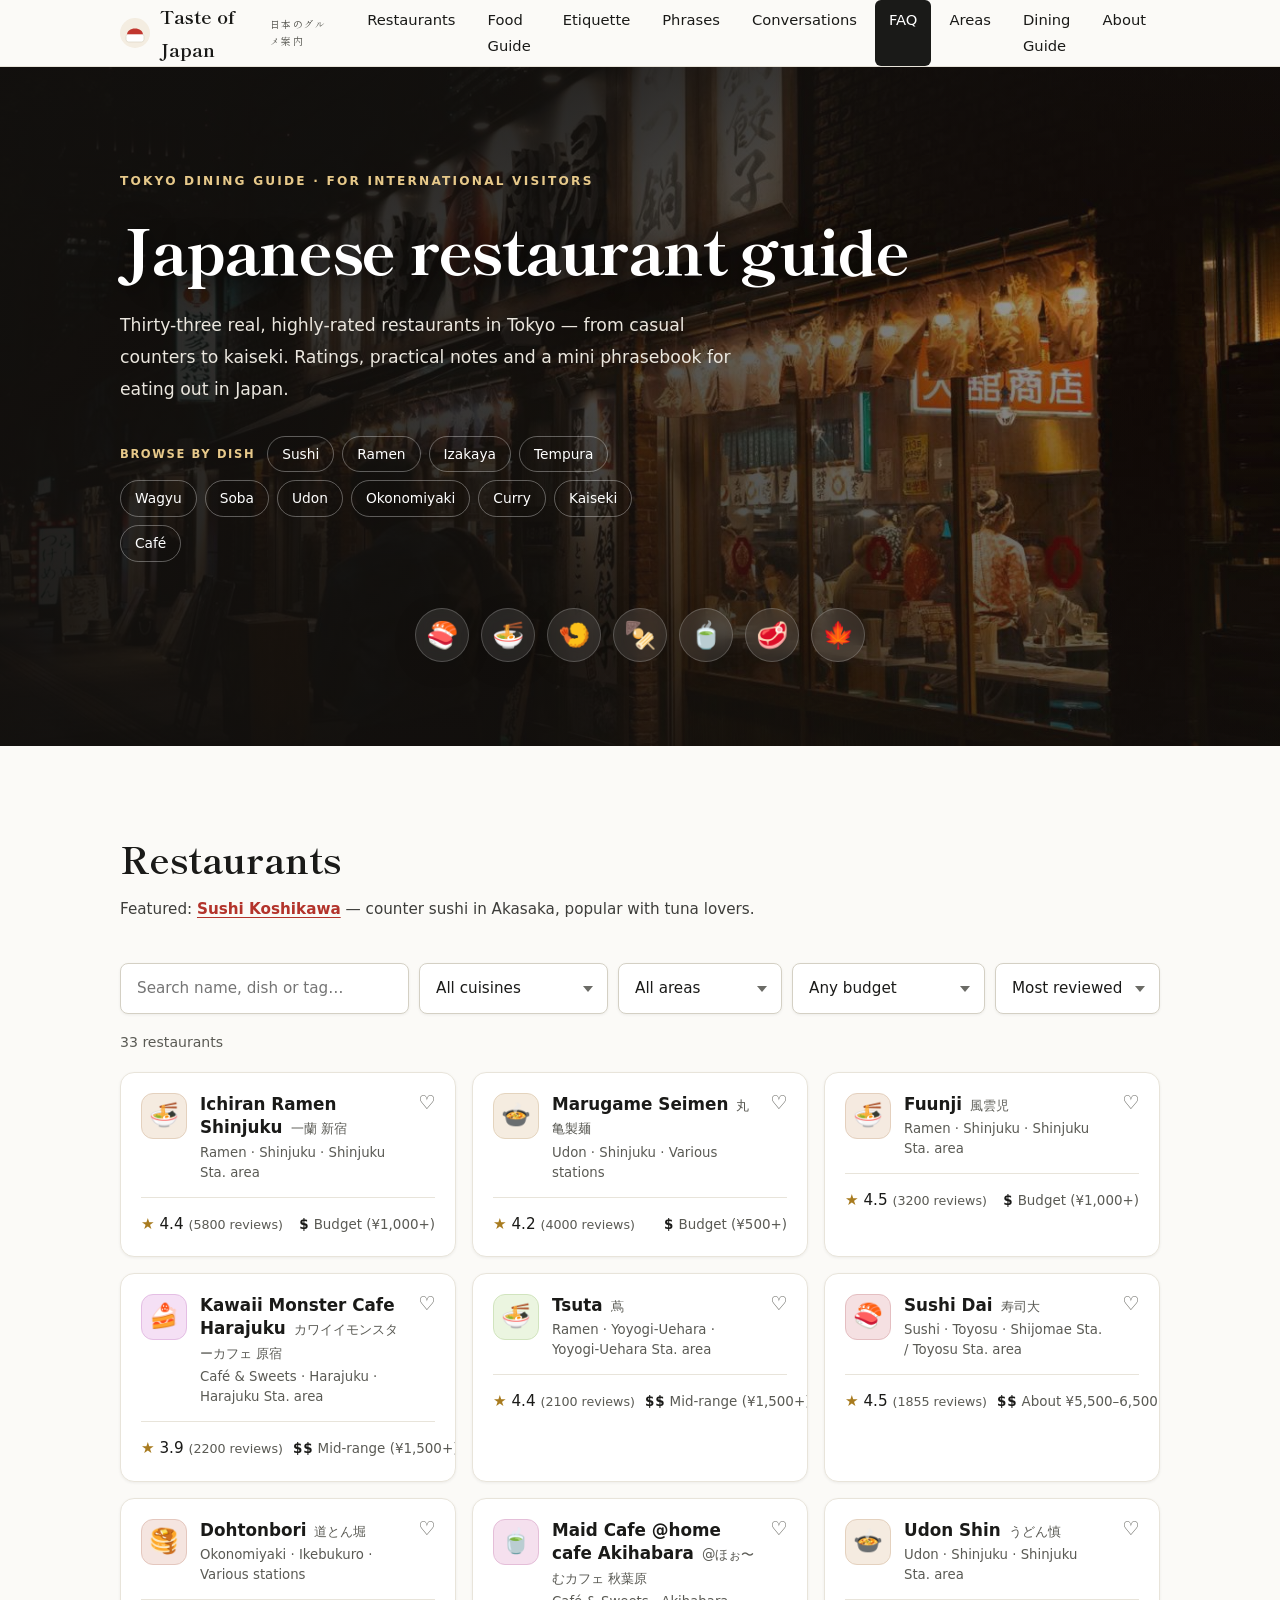
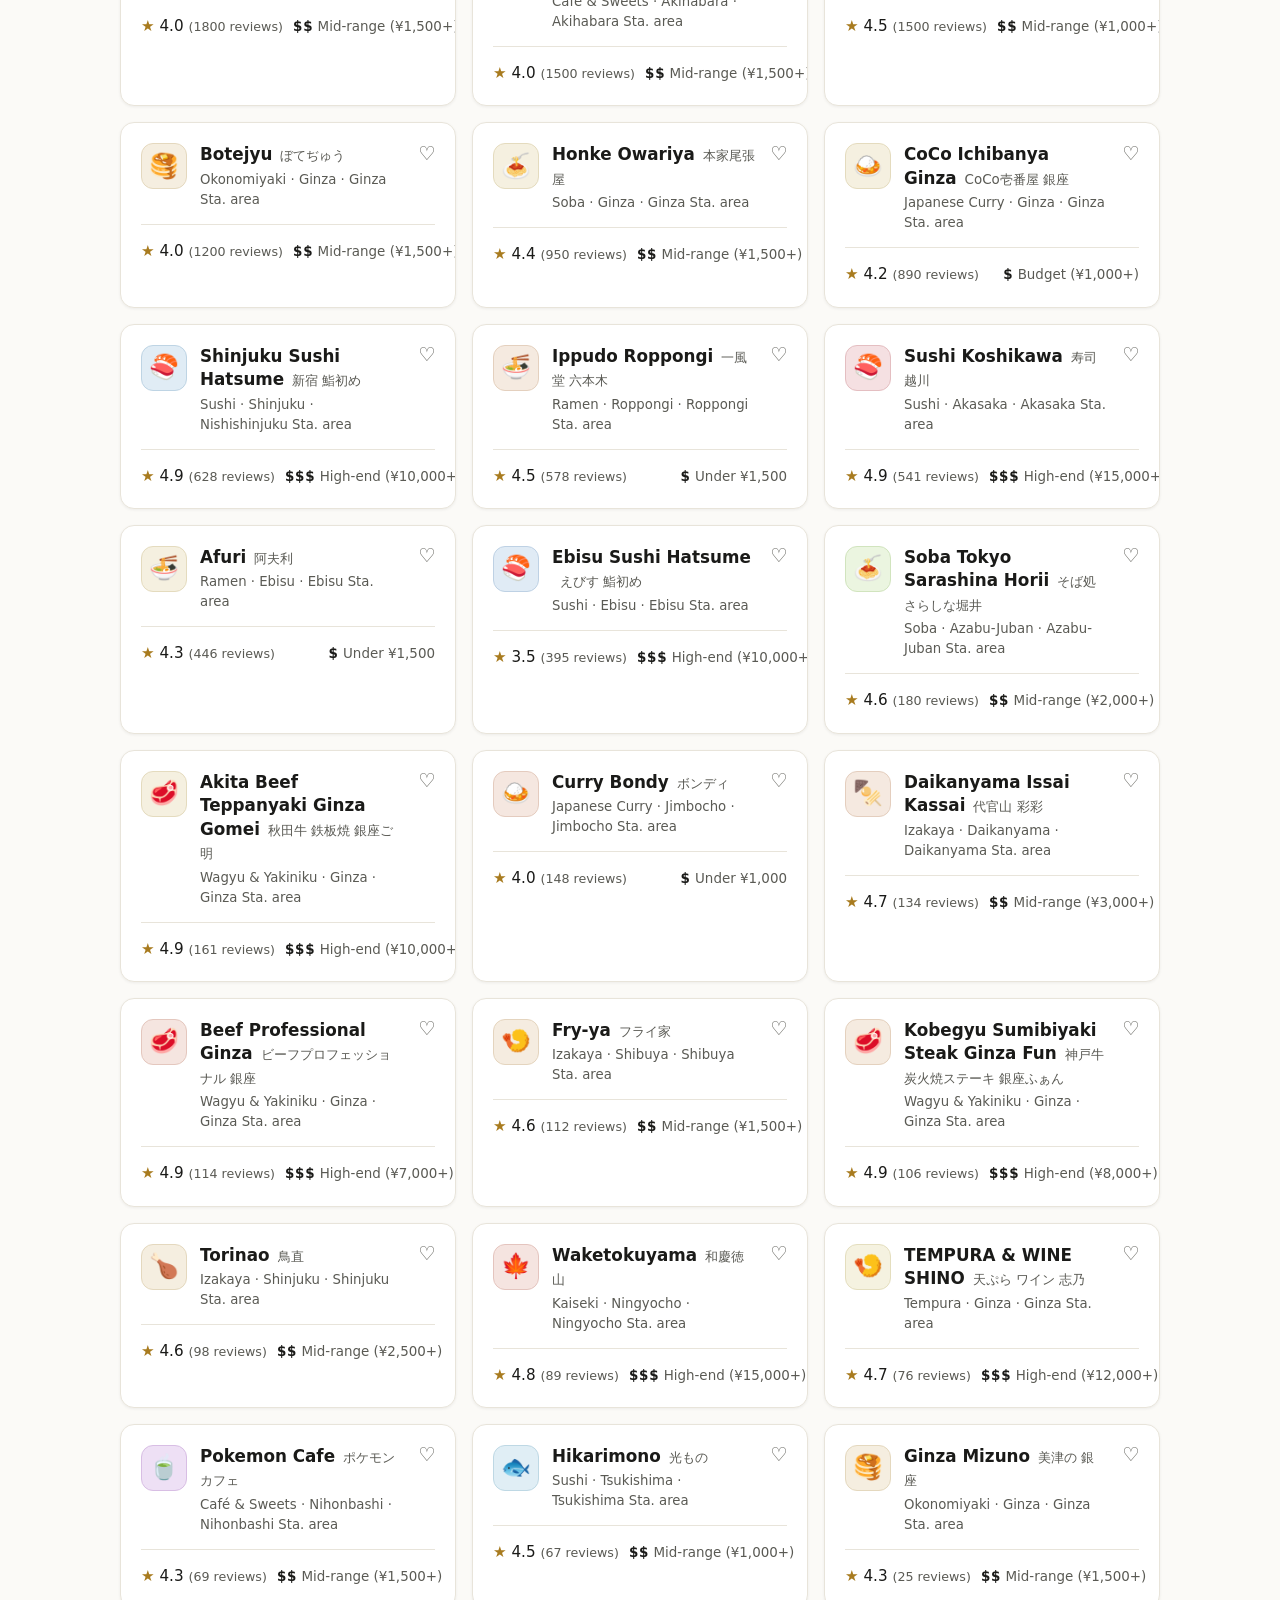
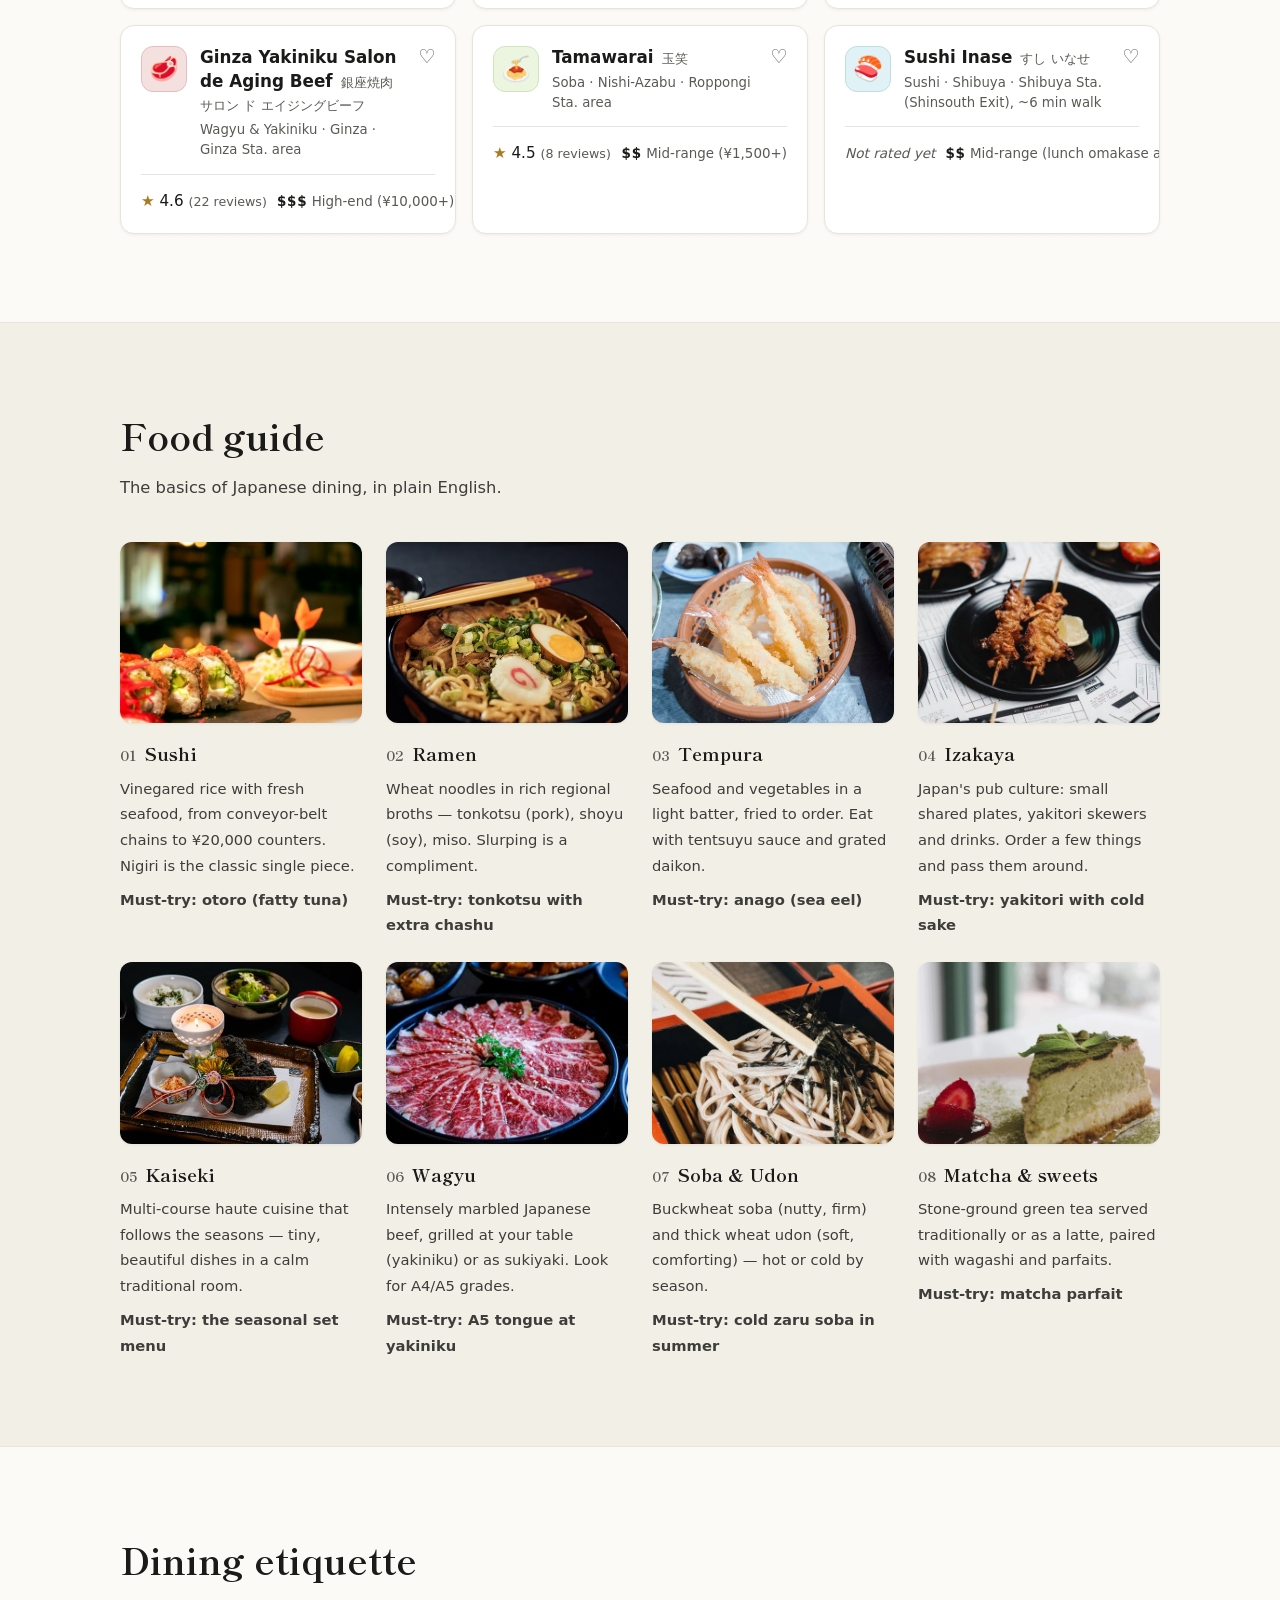
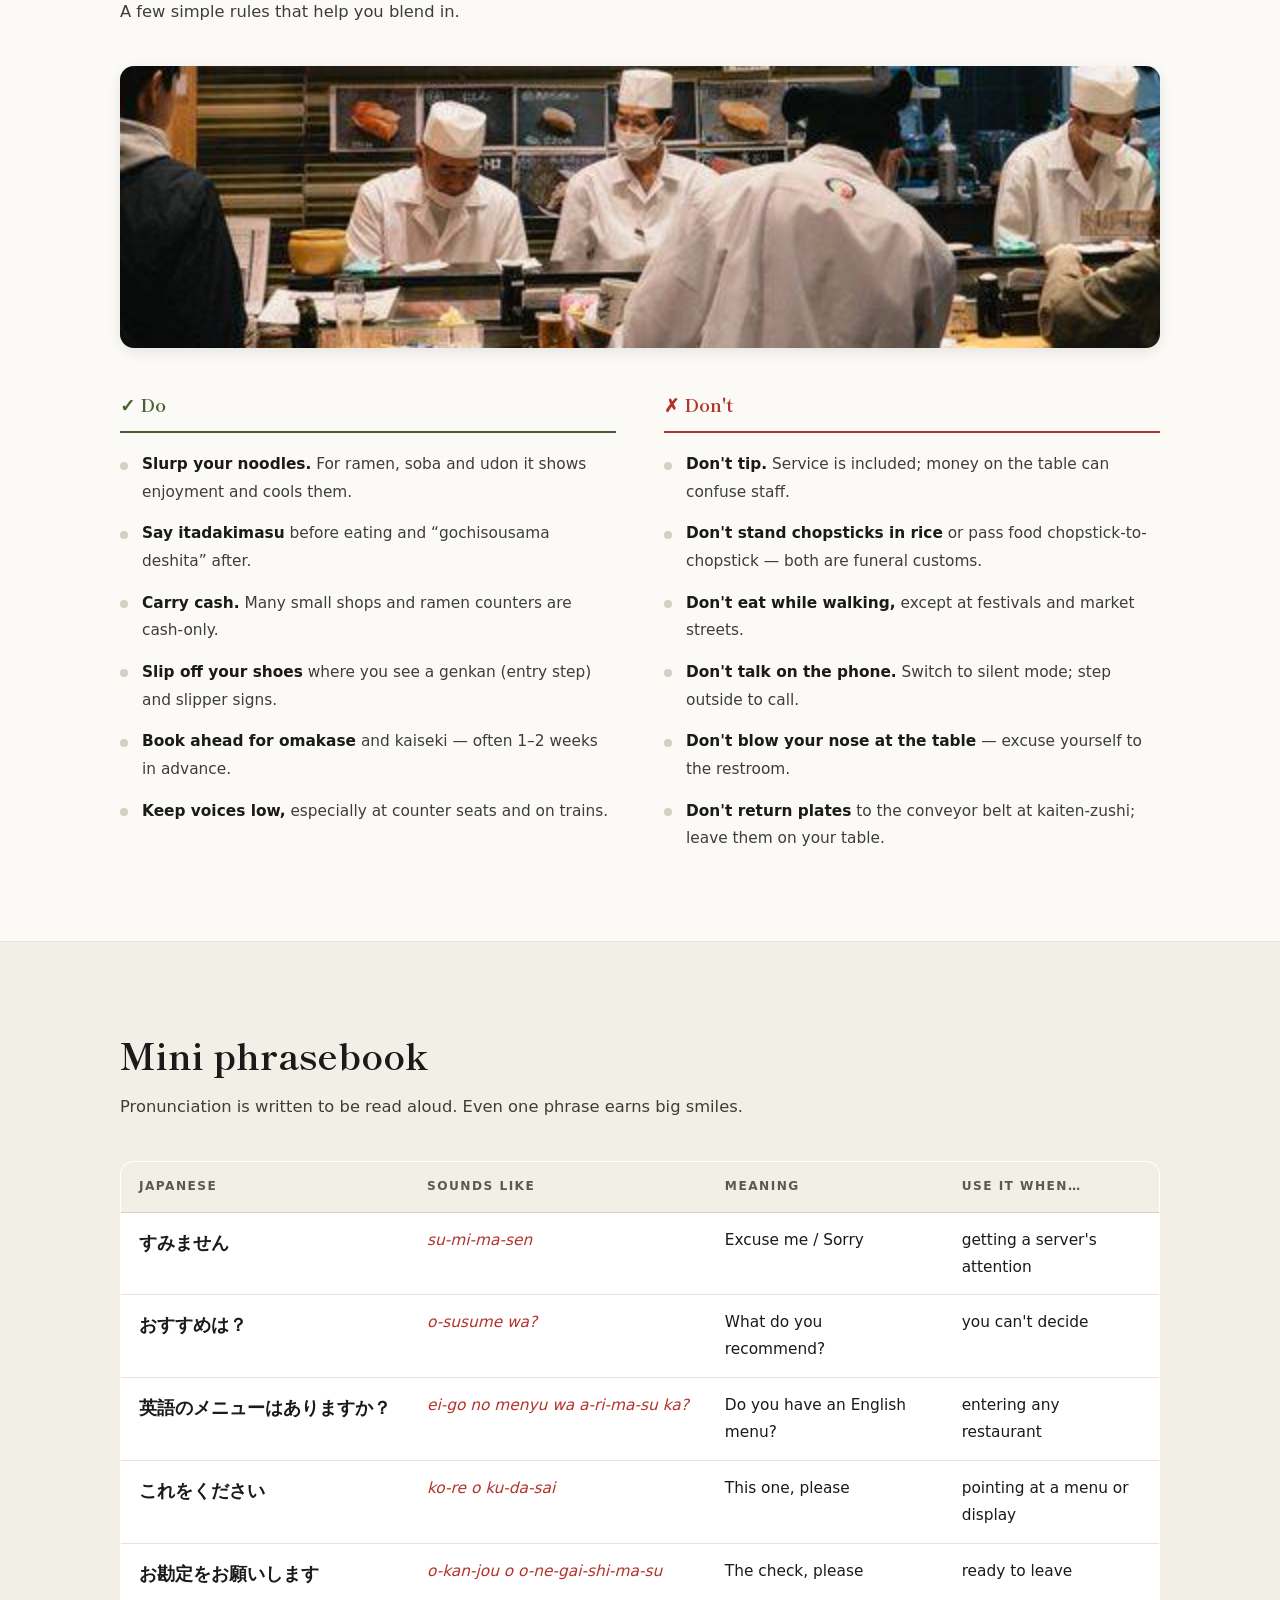
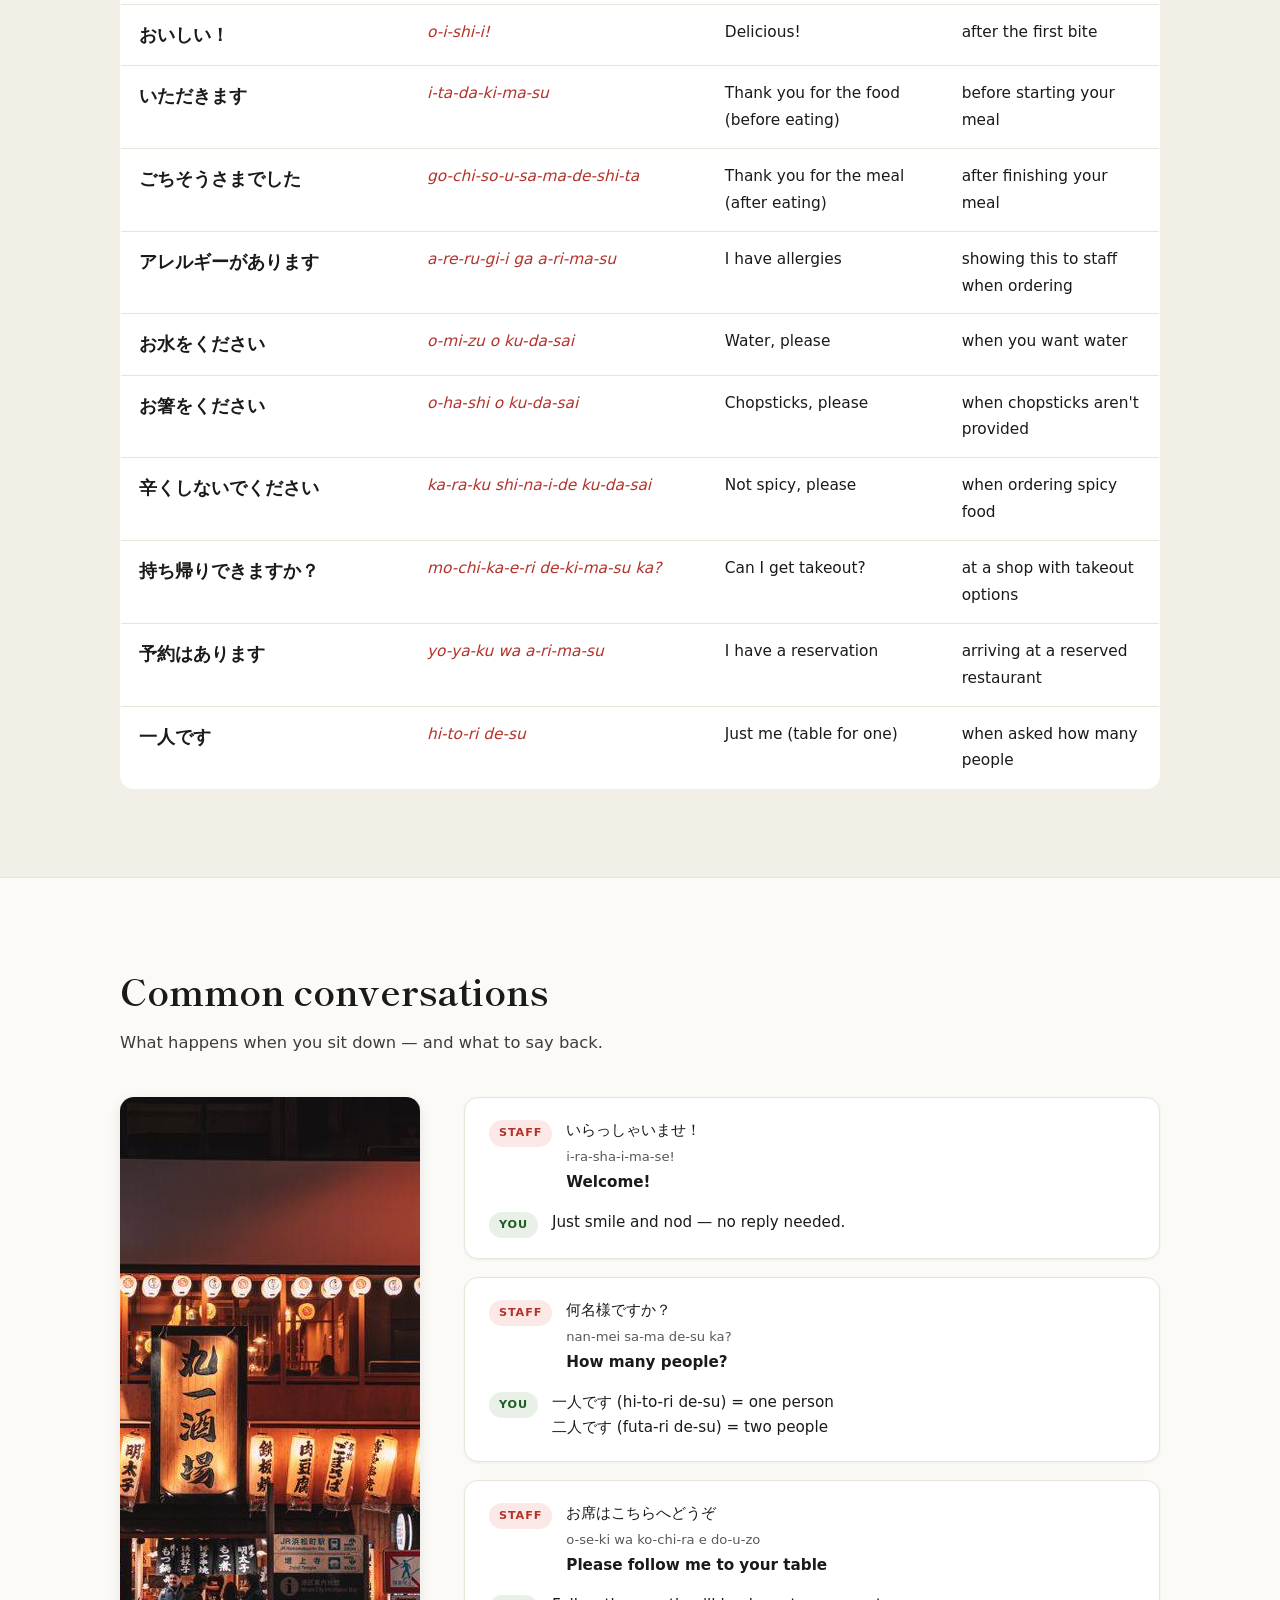
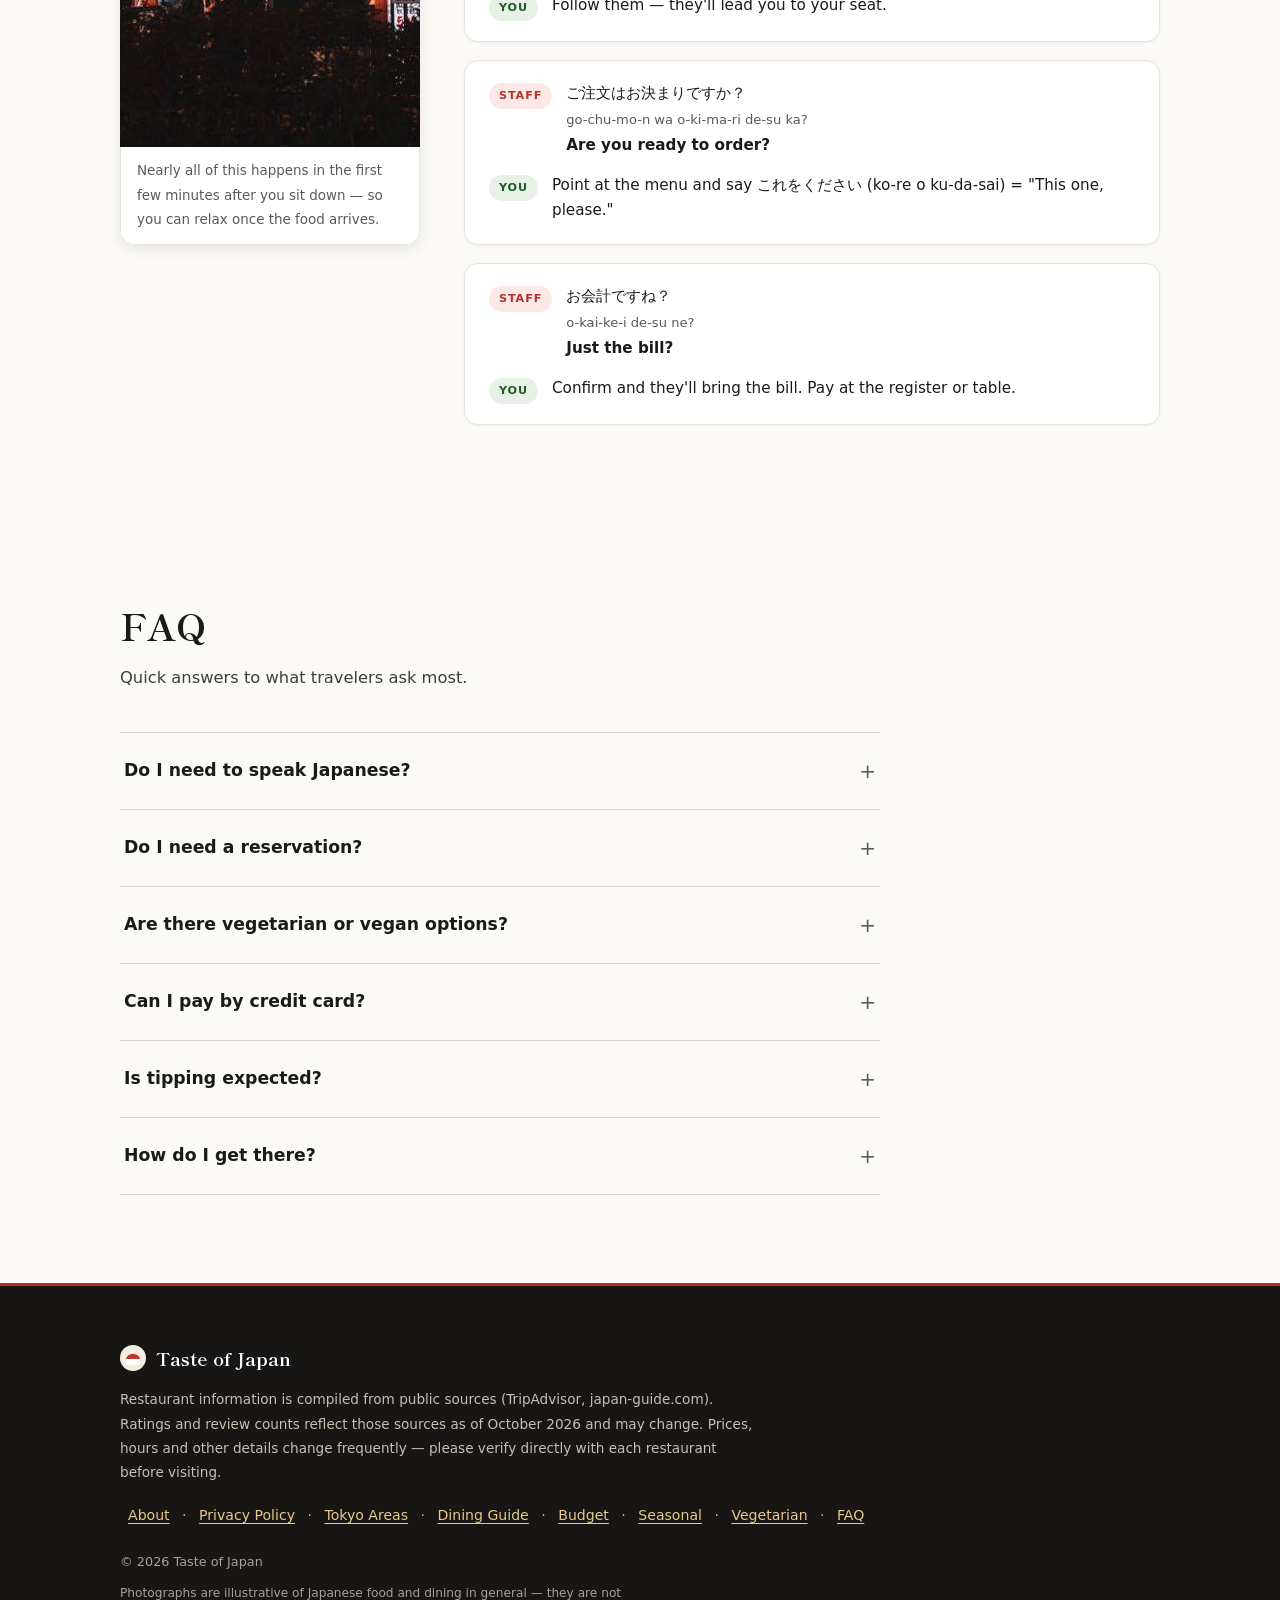
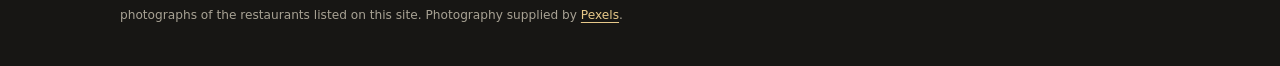
<file: index.html>
<!DOCTYPE html>
<html lang="en">
<head>
<meta charset="UTF-8">
<meta name="viewport" content="width=device-width, initial-scale=1.0">
<meta name="theme-color" content="#fbfaf7">
<title>Taste of Japan — Restaurant Guide for Visitors</title>
<meta name="description" content="Discover the best Japanese restaurants in Tokyo. Real reviews, practical tips, and a mini phrasebook for international visitors.">
<meta property="og:type" content="website">
<meta property="og:url" content="https://ofjapantaste.com/">
<meta property="og:title" content="Taste of Japan — Restaurant Guide for Visitors">
<meta property="og:description" content="Discover the best Japanese restaurants in Tokyo. Real reviews, practical tips, and a mini phrasebook for international visitors.">
<meta property="og:image" content="https://ofjapantaste.com/og-image.jpg">
<meta property="og:site_name" content="Taste of Japan">
<meta name="twitter:card" content="summary_large_image">
<link rel="canonical" href="https://ofjapantaste.com/">
<link rel="icon" href="img/mark.svg" type="image/svg+xml">
<link rel="alternate" type="application/rss+xml" title="Taste of Japan — Tokyo Restaurant Guide" href="feed.xml">
<link rel="preconnect" href="https://fonts.googleapis.com">
<link rel="preconnect" href="https://fonts.gstatic.com" crossorigin>
<link href="https://fonts.googleapis.com/css2?family=Shippori+Mincho:wght@600;700&display=swap" rel="stylesheet">
<link rel="preload" as="image" href="img/hero.jpg" fetchpriority="high">
<link rel="stylesheet" href="css/styles-v20.css">
<script async src="https://pagead2.googlesyndication.com/pagead/js/adsbygoogle.js?client=ca-pub-6504620761675105"
     crossorigin="anonymous"></script>
<script type="application/ld+json">
{
  "@context": "https://schema.org",
  "@type": "WebSite",
  "name": "Taste of Japan",
  "url": "https://ofjapantaste.com/",
  "description": "A guide to real Japanese restaurants in Tokyo for international visitors, with practical tips and a mini phrasebook.",
  "inLanguage": "en",
  "publisher": {
    "@type": "Organization",
    "name": "Taste of Japan",
    "url": "https://ofjapantaste.com/"
  }
}
</script>
<script type="application/ld+json">
{
  "@context": "https://schema.org",
  "@type": "FAQPage",
  "mainEntity": [
    {
      "@type": "Question",
      "name": "Do I need to speak Japanese?",
      "acceptedAnswer": {
        "@type": "Answer",
        "text": "No. Most listings here have English or picture menus, and major stations have English signage. A smile and pointing work wonders."
      }
    },
    {
      "@type": "Question",
      "name": "Do I need a reservation?",
      "acceptedAnswer": {
        "@type": "Answer",
        "text": "Counter sushi, kaiseki and popular wagyu places — yes, often days ahead. Ramen shops, izakayas and curry houses are usually walk-in; expect a short wait at peak lunch (12:00–13:00)."
      }
    },
    {
      "@type": "Question",
      "name": "Are there vegetarian or vegan options?",
      "acceptedAnswer": {
        "@type": "Answer",
        "text": "Yes — filter by the Vegetarian tag. Note that dashi (stock) is usually made from bonito flakes, so strict vegans should ask about dashi."
      }
    },
    {
      "@type": "Question",
      "name": "Can I pay by credit card?",
      "acceptedAnswer": {
        "@type": "Answer",
        "text": "Chains and newer restaurants usually accept Visa/Mastercard and mobile pay. Many small, traditional shops are cash-only."
      }
    },
    {
      "@type": "Question",
      "name": "Is tipping expected?",
      "acceptedAnswer": {
        "@type": "Answer",
        "text": "No — never tip. It can cause confusion or even polite refusal. Great service is part of the job here."
      }
    },
    {
      "@type": "Question",
      "name": "How do I get there?",
      "acceptedAnswer": {
        "@type": "Answer",
        "text": "Open any restaurant's details and tap Show on map. Each listing names its nearest station and walking time."
      }
    }
  ]
}
</script>
</head>
<body>
<div class="progress" id="progress" role="presentation"></div>

<header class="site-header">
  <div class="container header-inner">
    <a href="#home" class="brand">
      <svg class="brand__mark" viewBox="0 0 40 40" role="img" aria-label="Taste of Japan logo" focusable="false">
        <circle cx="20" cy="20" r="20" fill="#f4ede1"/>
        <rect x="8" y="21" width="24" height="11" rx="3.5" fill="#ffffff" stroke="#ddd6c6" stroke-width="1"/>
        <path d="M9.5 21.5c0-4.2 4.5-7.5 10.5-7.5s10.5 3.3 10.5 7.5z" fill="#c1372f"/>
      </svg>
      Taste of Japan <span class="brand__sub">日本のグルメ案内</span>
    </a>
    <button class="nav-toggle" id="navToggle" aria-label="Toggle menu" aria-expanded="false">☰</button>
    <nav class="nav-menu" id="navMenu">
      <a href="#restaurants" class="nav-link">Restaurants</a>
      <a href="#guide" class="nav-link">Food Guide</a>
      <a href="#etiquette" class="nav-link">Etiquette</a>
      <a href="#phrases" class="nav-link">Phrases</a>
      <a href="#conversations" class="nav-link">Conversations</a>
      <a href="#faq" class="nav-link">FAQ</a>
      <a href="tokyo-areas.html" class="nav-link">Areas</a>
      <a href="eat-in-japan.html" class="nav-link">Dining Guide</a>
      <a href="about.html" class="nav-link">About</a>
    </nav>
  </div>
</header>

<section class="hero" id="home">
  <div class="container">
    <p class="hero__eyebrow">Tokyo dining guide · for international visitors</p>
    <h1>Japanese restaurant guide</h1>
    <p class="hero__lede">
      Thirty-three real, highly-rated restaurants in Tokyo — from casual counters to kaiseki.
      Ratings, practical notes and a mini phrasebook for eating out in Japan.
    </p>
    <p class="hero__links">
      <span class="hero__links-label">Browse by dish</span>
      <a href="#restaurants" data-cat="sushi">Sushi</a>
      <a href="#restaurants" data-cat="ramen">Ramen</a>
      <a href="#restaurants" data-cat="izakaya">Izakaya</a>
      <a href="#restaurants" data-cat="tempura">Tempura</a>
      <a href="#restaurants" data-cat="wagyu">Wagyu</a>
      <a href="#restaurants" data-cat="soba">Soba</a>
      <a href="#restaurants" data-cat="udon">Udon</a>
      <a href="#restaurants" data-cat="okonomiyaki">Okonomiyaki</a>
      <a href="#restaurants" data-cat="curry">Curry</a>
      <a href="#restaurants" data-cat="kaiseki">Kaiseki</a>
      <a href="#restaurants" data-cat="cafe">Café</a>
    </p>
    <div class="hero__visual" aria-hidden="true">
      <span class="hero__float">🍣</span>
      <span class="hero__float">🍜</span>
      <span class="hero__float">🍤</span>
      <span class="hero__float">🍢</span>
      <span class="hero__float">🍵</span>
      <span class="hero__float">🥩</span>
      <span class="hero__float">🍁</span>
    </div>
  </div>
</section>

<main>

<section class="section" id="restaurants">
  <div class="container">
    <header class="section-head">
      <h2 class="section-title">Restaurants</h2>
      <p class="featured-line">
        Featured: <button class="linklike" id="featuredLink">Sushi Koshikawa</button> —
        counter sushi in Akasaka, popular with tuna lovers.
      </p>
    </header>

    <div class="filters">
      <input type="search" id="searchInput" placeholder="Search name, dish or tag…" aria-label="Search restaurants">
      <select id="cuisineSelect" aria-label="Cuisine"></select>
      <select id="areaSelect" aria-label="Area"></select>
      <select id="budgetSelect" aria-label="Budget">
        <option value="all">Any budget</option>
        <option value="1">$ · under ¥1,000</option>
        <option value="2">$$ · ¥1,000–3,000</option>
        <option value="3">$$$ · ¥3,000+</option>
      </select>
      <select id="sortSelect" aria-label="Sort">
        <option value="popular">Most reviewed</option>
        <option value="rating">Top rated</option>
        <option value="priceAsc">Price ↑</option>
        <option value="priceDesc">Price ↓</option>
      </select>
    </div>

    <p class="result-count" id="resultCount" aria-live="polite"></p>
    <div class="resto-list" id="restaurantList"></div>

    <!-- ★ AdSense manual ad slot.
         Auto Ads (enabled in the AdSense dashboard) already works through the
         site-wide head script. Only uncomment this block if you create a manual
         ad unit and replace data-ad-slot with its ID from AdSense.
    <div class="ad-slot">
      <ins class="adsbygoogle" style="display:block"
           data-ad-client="ca-pub-6504620761675105"
           data-ad-slot="0000000000"
           data-ad-format="auto"
           data-full-width-responsive="true"></ins>
      <script>(adsbygoogle = window.adsbygoogle || []).push({});</script>
    </div>
    -->
  </div>
</section>

<section class="section section--tint" id="guide">
  <div class="container">
    <header class="section-head">
      <h2 class="section-title">Food guide</h2>
      <p class="section-lede">The basics of Japanese dining, in plain English.</p>
    </header>
    <div class="guide-grid">
      <article class="guide-card">
        <div class="guide-card__img"><img src="img/cat-sushi.jpg" alt="Nigiri sushi on a plate" width="520" height="693" loading="lazy" decoding="async"></div>
        <h3><span class="num">01</span> Sushi</h3>
        <p>Vinegared rice with fresh seafood, from conveyor-belt chains to ¥20,000 counters. Nigiri is the classic single piece.</p>
        <p class="guide-list__try">Must-try: otoro (fatty tuna)</p>
      </article>
      <article class="guide-card">
        <div class="guide-card__img"><img src="img/cat-ramen.jpg" alt="A bowl of ramen with egg and chashu" width="520" height="347" loading="lazy" decoding="async"></div>
        <h3><span class="num">02</span> Ramen</h3>
        <p>Wheat noodles in rich regional broths — tonkotsu (pork), shoyu (soy), miso. Slurping is a compliment.</p>
        <p class="guide-list__try">Must-try: tonkotsu with extra chashu</p>
      </article>
      <article class="guide-card">
        <div class="guide-card__img"><img src="img/cat-tempura.jpg" alt="Shrimp tempura in a serving basket" width="520" height="344" loading="lazy" decoding="async"></div>
        <h3><span class="num">03</span> Tempura</h3>
        <p>Seafood and vegetables in a light batter, fried to order. Eat with tentsuyu sauce and grated daikon.</p>
        <p class="guide-list__try">Must-try: anago (sea eel)</p>
      </article>
      <article class="guide-card">
        <div class="guide-card__img"><img src="img/cat-izakaya.jpg" alt="Yakitori skewers served on plates" width="520" height="650" loading="lazy" decoding="async"></div>
        <h3><span class="num">04</span> Izakaya</h3>
        <p>Japan's pub culture: small shared plates, yakitori skewers and drinks. Order a few things and pass them around.</p>
        <p class="guide-list__try">Must-try: yakitori with cold sake</p>
      </article>
      <article class="guide-card">
        <div class="guide-card__img"><img src="img/cat-kaiseki.jpg" alt="A kaiseki course served on a tray" width="520" height="293" loading="lazy" decoding="async"></div>
        <h3><span class="num">05</span> Kaiseki</h3>
        <p>Multi-course haute cuisine that follows the seasons — tiny, beautiful dishes in a calm traditional room.</p>
        <p class="guide-list__try">Must-try: the seasonal set menu</p>
      </article>
      <article class="guide-card">
        <div class="guide-card__img"><img src="img/cat-wagyu.jpg" alt="Thinly sliced marbled wagyu beef" width="520" height="780" loading="lazy" decoding="async"></div>
        <h3><span class="num">06</span> Wagyu</h3>
        <p>Intensely marbled Japanese beef, grilled at your table (yakiniku) or as sukiyaki. Look for A4/A5 grades.</p>
        <p class="guide-list__try">Must-try: A5 tongue at yakiniku</p>
      </article>
      <article class="guide-card">
        <div class="guide-card__img"><img src="img/cat-soba.jpg" alt="Zaru soba, chilled buckwheat noodles" width="520" height="924" loading="lazy" decoding="async"></div>
        <h3><span class="num">07</span> Soba &amp; Udon</h3>
        <p>Buckwheat soba (nutty, firm) and thick wheat udon (soft, comforting) — hot or cold by season.</p>
        <p class="guide-list__try">Must-try: cold zaru soba in summer</p>
      </article>
      <article class="guide-card">
        <div class="guide-card__img"><img src="img/cat-cafe.jpg" alt="Matcha cheesecake on a plate" width="520" height="780" loading="lazy" decoding="async"></div>
        <h3><span class="num">08</span> Matcha &amp; sweets</h3>
        <p>Stone-ground green tea served traditionally or as a latte, paired with wagashi and parfaits.</p>
        <p class="guide-list__try">Must-try: matcha parfait</p>
      </article>
    </div>
  </div>
</section>

<section class="section" id="etiquette">
  <div class="container">
    <header class="section-head">
      <h2 class="section-title">Dining etiquette</h2>
      <p class="section-lede">A few simple rules that help you blend in.</p>
    </header>
    <div class="photo-band">
      <img src="img/sec-sushibar.jpg" alt="Sushi chefs working behind a counter bar" width="520" height="693" loading="lazy" decoding="async">
    </div>
    <div class="etiquette-cols">
      <div>
        <h3 class="etiquette-hd do">✓ Do</h3>
        <ul class="rule-list">
          <li><b>Slurp your noodles.</b> For ramen, soba and udon it shows enjoyment and cools them.</li>
          <li><b>Say itadakimasu</b> before eating and “gochisousama deshita” after.</li>
          <li><b>Carry cash.</b> Many small shops and ramen counters are cash-only.</li>
          <li><b>Slip off your shoes</b> where you see a genkan (entry step) and slipper signs.</li>
          <li><b>Book ahead for omakase</b> and kaiseki — often 1–2 weeks in advance.</li>
          <li><b>Keep voices low,</b> especially at counter seats and on trains.</li>
        </ul>
      </div>
      <div>
        <h3 class="etiquette-hd dont">✗ Don't</h3>
        <ul class="rule-list">
          <li><b>Don't tip.</b> Service is included; money on the table can confuse staff.</li>
          <li><b>Don't stand chopsticks in rice</b> or pass food chopstick-to-chopstick — both are funeral customs.</li>
          <li><b>Don't eat while walking,</b> except at festivals and market streets.</li>
          <li><b>Don't talk on the phone.</b> Switch to silent mode; step outside to call.</li>
          <li><b>Don't blow your nose at the table</b> — excuse yourself to the restroom.</li>
          <li><b>Don't return plates</b> to the conveyor belt at kaiten-zushi; leave them on your table.</li>
        </ul>
      </div>
    </div>
  </div>
</section>

<section class="section section--tint" id="phrases">
  <div class="container">
    <header class="section-head">
      <h2 class="section-title">Mini phrasebook</h2>
      <p class="section-lede">Pronunciation is written to be read aloud. Even one phrase earns big smiles.</p>
    </header>
    <table class="phrase-table">
      <thead>
        <tr><th>Japanese</th><th>Sounds like</th><th>Meaning</th><th>Use it when…</th></tr>
      </thead>
      <tbody>
        <tr><td lang="ja">すみません</td><td>su-mi-ma-sen</td><td>Excuse me / Sorry</td><td>getting a server's attention</td></tr>
        <tr><td lang="ja">おすすめは？</td><td>o-susume wa?</td><td>What do you recommend?</td><td>you can't decide</td></tr>
        <tr><td lang="ja">英語のメニューはありますか？</td><td>ei-go no menyu wa a-ri-ma-su ka?</td><td>Do you have an English menu?</td><td>entering any restaurant</td></tr>
        <tr><td lang="ja">これをください</td><td>ko-re o ku-da-sai</td><td>This one, please</td><td>pointing at a menu or display</td></tr>
        <tr><td lang="ja">お勘定をお願いします</td><td>o-kan-jou o o-ne-gai-shi-ma-su</td><td>The check, please</td><td>ready to leave</td></tr>
        <tr><td lang="ja">おいしい！</td><td>o-i-shi-i!</td><td>Delicious!</td><td>after the first bite</td></tr>
        <tr><td lang="ja">いただきます</td><td>i-ta-da-ki-ma-su</td><td>Thank you for the food (before eating)</td><td>before starting your meal</td></tr>
        <tr><td lang="ja">ごちそうさまでした</td><td>go-chi-so-u-sa-ma-de-shi-ta</td><td>Thank you for the meal (after eating)</td><td>after finishing your meal</td></tr>
        <tr><td lang="ja">アレルギーがあります</td><td>a-re-ru-gi-i ga a-ri-ma-su</td><td>I have allergies</td><td>showing this to staff when ordering</td></tr>
        <tr><td lang="ja">お水をください</td><td>o-mi-zu o ku-da-sai</td><td>Water, please</td><td>when you want water</td></tr>
        <tr><td lang="ja">お箸をください</td><td>o-ha-shi o ku-da-sai</td><td>Chopsticks, please</td><td>when chopsticks aren't provided</td></tr>
        <tr><td lang="ja">辛くしないでください</td><td>ka-ra-ku shi-na-i-de ku-da-sai</td><td>Not spicy, please</td><td>when ordering spicy food</td></tr>
        <tr><td lang="ja">持ち帰りできますか？</td><td>mo-chi-ka-e-ri de-ki-ma-su ka?</td><td>Can I get takeout?</td><td>at a shop with takeout options</td></tr>
        <tr><td lang="ja">予約はあります</td><td>yo-ya-ku wa a-ri-ma-su</td><td>I have a reservation</td><td>arriving at a reserved restaurant</td></tr>
        <tr><td lang="ja">一人です</td><td>hi-to-ri de-su</td><td>Just me (table for one)</td><td>when asked how many people</td></tr>
      </tbody>
    </table>
  </div>
</section>

<section class="section" id="conversations">
  <div class="container">
    <header class="section-head">
      <h2 class="section-title">Common conversations</h2>
      <p class="section-lede">What happens when you sit down — and what to say back.</p>
    </header>
    <div class="conv-wrap">
      <aside class="conv-aside">
        <img src="img/sec-lanterns.jpg" alt="Red paper lanterns hanging outside a Japanese restaurant" width="520" height="650" loading="lazy" decoding="async">
        <p>Nearly all of this happens in the first few minutes after you sit down — so you can relax once the food arrives.</p>
      </aside>
      <div class="conv-list">
      <div class="conv-card">
        <div class="conv-card__line">
          <span class="conv-card__speaker staff">Staff</span>
          <p><span lang="ja">いらっしゃいませ！</span><br><small>i-ra-sha-i-ma-se!</small><br><b>Welcome!</b></p>
        </div>
        <div class="conv-card__line">
          <span class="conv-card__speaker you">You</span>
          <p>Just smile and nod — no reply needed.</p>
        </div>
      </div>
      <div class="conv-card">
        <div class="conv-card__line">
          <span class="conv-card__speaker staff">Staff</span>
          <p><span lang="ja">何名様ですか？</span><br><small>nan-mei sa-ma de-su ka?</small><br><b>How many people?</b></p>
        </div>
        <div class="conv-card__line">
          <span class="conv-card__speaker you">You</span>
          <p><span lang="ja">一人です</span> (hi-to-ri de-su) = one person<br><span lang="ja">二人です</span> (futa-ri de-su) = two people</p>
        </div>
      </div>
      <div class="conv-card">
        <div class="conv-card__line">
          <span class="conv-card__speaker staff">Staff</span>
          <p><span lang="ja">お席はこちらへどうぞ</span><br><small>o-se-ki wa ko-chi-ra e do-u-zo</small><br><b>Please follow me to your table</b></p>
        </div>
        <div class="conv-card__line">
          <span class="conv-card__speaker you">You</span>
          <p>Follow them — they'll lead you to your seat.</p>
        </div>
      </div>
      <div class="conv-card">
        <div class="conv-card__line">
          <span class="conv-card__speaker staff">Staff</span>
          <p><span lang="ja">ご注文はお決まりですか？</span><br><small>go-chu-mo-n wa o-ki-ma-ri de-su ka?</small><br><b>Are you ready to order?</b></p>
        </div>
        <div class="conv-card__line">
          <span class="conv-card__speaker you">You</span>
          <p>Point at the menu and say <span lang="ja">これをください</span> (ko-re o ku-da-sai) = "This one, please."</p>
        </div>
      </div>
      <div class="conv-card">
        <div class="conv-card__line">
          <span class="conv-card__speaker staff">Staff</span>
          <p><span lang="ja">お会計ですね？</span><br><small>o-kai-ke-i de-su ne?</small><br><b>Just the bill?</b></p>
        </div>
        <div class="conv-card__line">
          <span class="conv-card__speaker you">You</span>
          <p>Confirm and they'll bring the bill. Pay at the register or table.</p>
        </div>
      </div>
      </div>
    </div>
  </div>
</section>

<section class="section" id="faq">
  <div class="container">
    <header class="section-head">
      <h2 class="section-title">FAQ</h2>
      <p class="section-lede">Quick answers to what travelers ask most.</p>
    </header>
    <div class="faq-list">
      <details class="faq-item">
        <summary>Do I need to speak Japanese?</summary>
        <p>No. Most listings here have English or picture menus, and major stations have English signage. A smile and pointing work wonders.</p>
      </details>
      <details class="faq-item">
        <summary>Do I need a reservation?</summary>
        <p>Counter sushi, kaiseki and popular wagyu places — yes, often days ahead. Ramen shops, izakayas and curry houses are usually walk-in; expect a short wait at peak lunch (12:00–13:00).</p>
      </details>
      <details class="faq-item">
        <summary>Are there vegetarian or vegan options?</summary>
        <p>Yes — filter by the “Vegetarian” tag. Note that dashi (stock) is usually made from bonito flakes, so strict vegans should ask about dashi.</p>
      </details>
      <details class="faq-item">
        <summary>Can I pay by credit card?</summary>
        <p>Chains and newer restaurants usually accept Visa/Mastercard and mobile pay. Many small, traditional shops are cash-only.</p>
      </details>
      <details class="faq-item">
        <summary>Is tipping expected?</summary>
        <p>No — never tip. It can cause confusion or even polite refusal. Great service is part of the job here.</p>
      </details>
      <details class="faq-item">
        <summary>How do I get there?</summary>
        <p>Open any restaurant's details and tap “Show on map”. Each listing names its nearest station and walking time.</p>
      </details>
    </div>
  </div>
</section>

</main>

<footer class="site-footer">
  <div class="container">
    <p class="footer__brand">
      <svg viewBox="0 0 40 40" role="img" aria-label="Taste of Japan logo" focusable="false">
        <circle cx="20" cy="20" r="20" fill="#f4ede1"/>
        <rect x="8" y="21" width="24" height="11" rx="3.5" fill="#ffffff" stroke="#ddd6c6" stroke-width="1"/>
        <path d="M9.5 21.5c0-4.2 4.5-7.5 10.5-7.5s10.5 3.3 10.5 7.5z" fill="#c1372f"/>
      </svg>
      Taste of Japan
    </p>
    <p class="footer__note">Restaurant information is compiled from public sources (TripAdvisor, japan-guide.com). Ratings and review counts reflect those sources as of October 2026 and may change. Prices, hours and other details change frequently — please verify directly with each restaurant before visiting.</p>
    <p class="footer__links"><a href="about.html">About</a> · <a href="privacy.html">Privacy Policy</a> · <a href="tokyo-areas.html">Tokyo Areas</a> · <a href="eat-in-japan.html">Dining Guide</a> · <a href="budget.html">Budget</a> · <a href="seasonal.html">Seasonal</a> · <a href="vegetarian.html">Vegetarian</a> · <a href="index.html#faq">FAQ</a></p>
    <p class="footer__copy">© 2026 Taste of Japan</p>
    <p class="footer__credit">Photographs are illustrative of Japanese food and dining in general — they are not photographs of the restaurants listed on this site. Photography supplied by <a href="https://www.pexels.com/" rel="noopener nofollow" target="_blank">Pexels</a>.</p>
  </div>
</footer>

<div class="modal" id="modal" aria-hidden="true">
  <div class="modal__overlay" id="modalOverlay"></div>
  <div class="modal__panel" role="dialog" aria-modal="true">
    <button class="modal__close" id="modalClose" aria-label="Close">✕</button>
    <div id="modalContent"></div>
  </div>
</div>

<button class="to-top" id="toTop" aria-label="Back to top" title="Back to top">↑</button>

<script src="js/data-v15.js"></script>
<script src="js/main-v15.js"></script>
<script src="js/analytics-v14.js" defer></script>
</body>
</html>
</file>
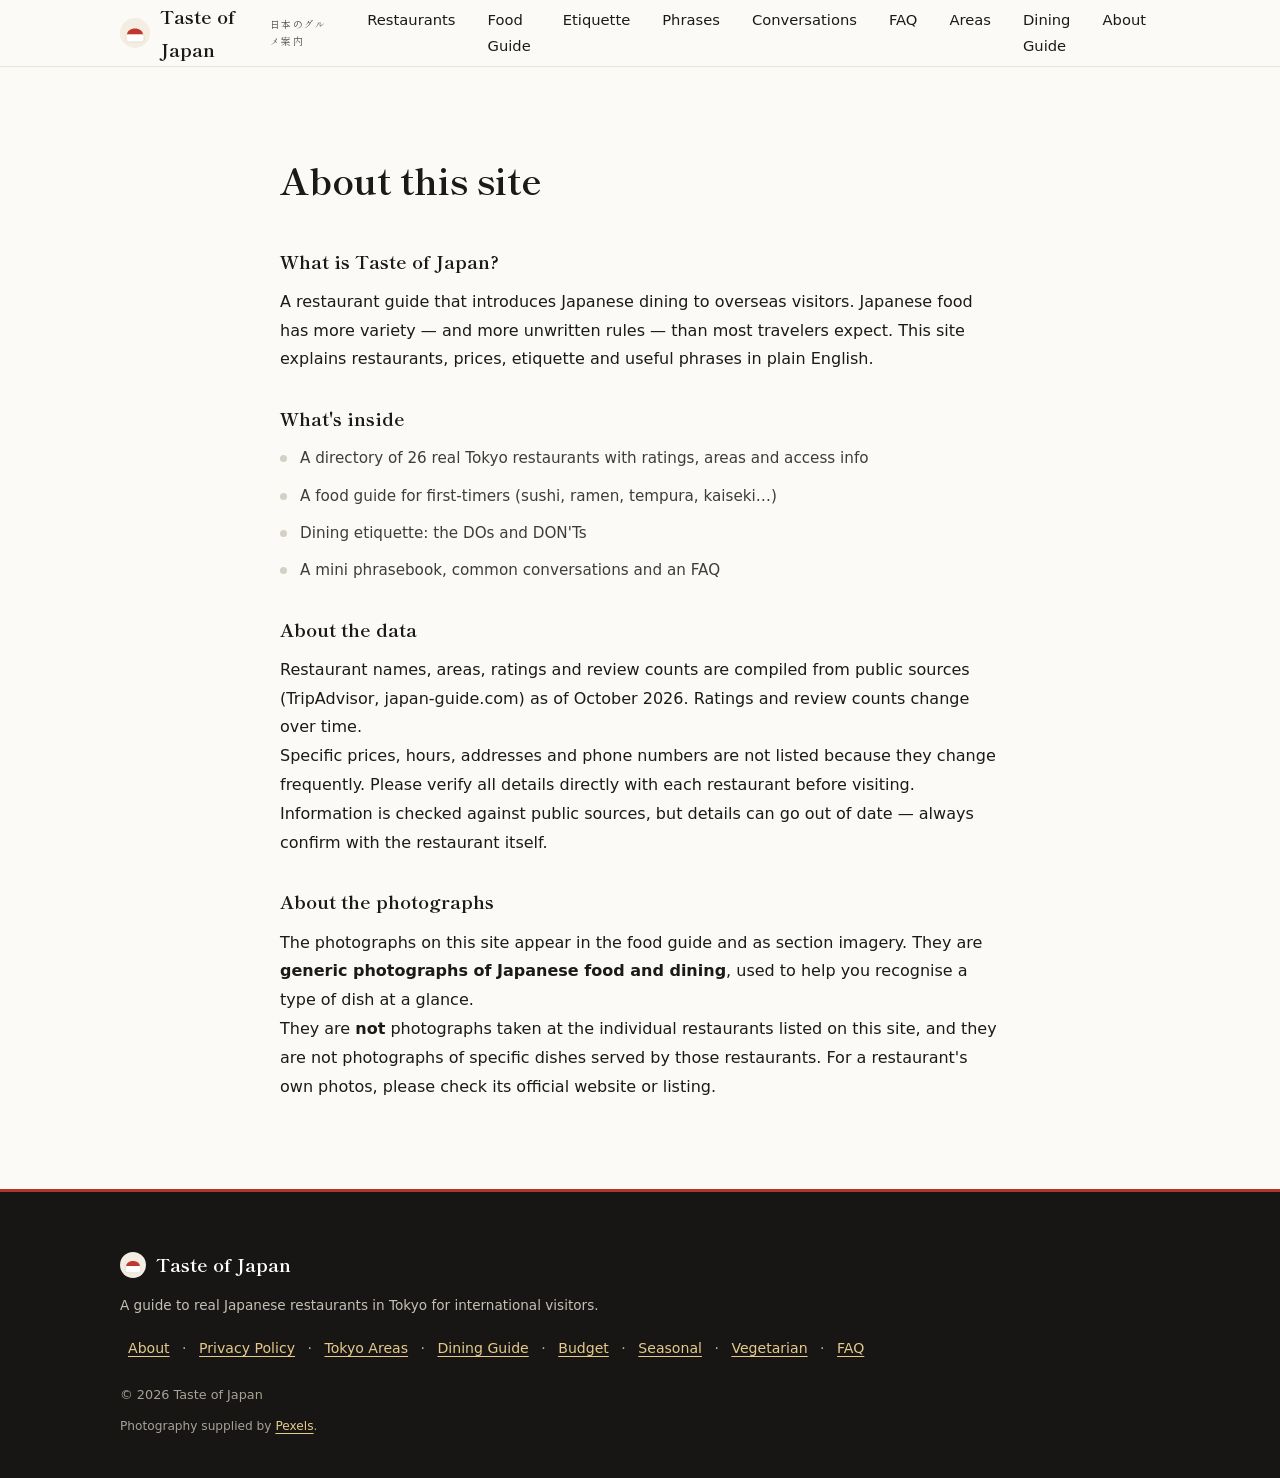
<file: about.html>
<!DOCTYPE html>
<html lang="en">
<head>
<meta charset="UTF-8">
<meta name="viewport" content="width=device-width, initial-scale=1.0">
<meta name="theme-color" content="#fbfaf7">
<title>About — Taste of Japan</title>
<meta name="description" content="About Taste of Japan — a guide to real Japanese restaurants for international visitors.">
<meta property="og:type" content="website">
<meta property="og:url" content="https://ofjapantaste.com/about.html">
<meta property="og:title" content="About — Taste of Japan">
<meta property="og:description" content="About Taste of Japan — a guide to real Japanese restaurants for international visitors.">
<meta property="og:image" content="https://ofjapantaste.com/og-image.jpg">
<link rel="canonical" href="https://ofjapantaste.com/about.html">
<link rel="icon" href="img/mark.svg" type="image/svg+xml">
<link rel="alternate" type="application/rss+xml" title="Taste of Japan — Tokyo Restaurant Guide" href="feed.xml">
<link rel="preconnect" href="https://fonts.googleapis.com">
<link rel="preconnect" href="https://fonts.gstatic.com" crossorigin>
<link href="https://fonts.googleapis.com/css2?family=Shippori+Mincho:wght@600;700&display=swap" rel="stylesheet">
<link rel="stylesheet" href="css/styles-v20.css">
<script async src="https://pagead2.googlesyndication.com/pagead/js/adsbygoogle.js?client=ca-pub-6504620761675105"
     crossorigin="anonymous"></script>
</head>
<body>
<div class="progress" id="progress" role="presentation"></div>

<header class="site-header">
  <div class="container header-inner">
    <a href="index.html" class="brand">
      <svg class="brand__mark" viewBox="0 0 40 40" role="img" aria-label="Taste of Japan logo" focusable="false">
        <circle cx="20" cy="20" r="20" fill="#f4ede1"/>
        <rect x="8" y="21" width="24" height="11" rx="3.5" fill="#ffffff" stroke="#ddd6c6" stroke-width="1"/>
        <path d="M9.5 21.5c0-4.2 4.5-7.5 10.5-7.5s10.5 3.3 10.5 7.5z" fill="#c1372f"/>
      </svg>
      Taste of Japan <span class="brand__sub">日本のグルメ案内</span>
    </a>
    <button class="nav-toggle" id="navToggle" aria-label="Toggle menu" aria-expanded="false">☰</button>
    <nav class="nav-menu" id="navMenu">
      <a href="index.html#restaurants" class="nav-link">Restaurants</a>
      <a href="index.html#guide" class="nav-link">Food Guide</a>
      <a href="index.html#etiquette" class="nav-link">Etiquette</a>
      <a href="index.html#phrases" class="nav-link">Phrases</a>
      <a href="index.html#conversations" class="nav-link">Conversations</a>
      <a href="index.html#faq" class="nav-link">FAQ</a>
      <a href="tokyo-areas.html" class="nav-link">Areas</a>
      <a href="eat-in-japan.html" class="nav-link">Dining Guide</a>
      <a href="about.html" class="nav-link">About</a>
    </nav>
  </div>
</header>

<main>
<section class="section">
  <div class="container" style="max-width:720px">
    <header class="section-head">
      <h1 class="section-title">About this site</h1>
    </header>

    <h2 class="sub-title">What is Taste of Japan?</h2>
    <p>A restaurant guide that introduces Japanese dining to overseas visitors. Japanese food has more variety — and more unwritten rules — than most travelers expect. This site explains restaurants, prices, etiquette and useful phrases in plain English.</p>

    <h2 class="sub-title">What's inside</h2>
    <ul class="plain-list">
      <li>A directory of 26 real Tokyo restaurants with ratings, areas and access info</li>
      <li>A food guide for first-timers (sushi, ramen, tempura, kaiseki…)</li>
      <li>Dining etiquette: the DOs and DON'Ts</li>
      <li>A mini phrasebook, common conversations and an FAQ</li>
    </ul>

    <h2 class="sub-title">About the data</h2>
    <p>Restaurant names, areas, ratings and review counts are compiled from public sources (TripAdvisor, japan-guide.com) as of October 2026. Ratings and review counts change over time.</p>
    <p>Specific prices, hours, addresses and phone numbers are not listed because they change frequently. Please verify all details directly with each restaurant before visiting.</p>
    <p>Information is checked against public sources, but details can go out of date — always confirm with the restaurant itself.</p>

    <h2 class="sub-title">About the photographs</h2>
    <p>The photographs on this site appear in the food guide and as section imagery. They are <b>generic photographs of Japanese food and dining</b>, used to help you recognise a type of dish at a glance.</p>
    <p>They are <b>not</b> photographs taken at the individual restaurants listed on this site, and they are not photographs of specific dishes served by those restaurants. For a restaurant's own photos, please check its official website or listing.</p>
  </div>
</section>
</main>

<footer class="site-footer">
  <div class="container">
    <p class="footer__brand">
      <svg viewBox="0 0 40 40" role="img" aria-label="Taste of Japan logo" focusable="false">
        <circle cx="20" cy="20" r="20" fill="#f4ede1"/>
        <rect x="8" y="21" width="24" height="11" rx="3.5" fill="#ffffff" stroke="#ddd6c6" stroke-width="1"/>
        <path d="M9.5 21.5c0-4.2 4.5-7.5 10.5-7.5s10.5 3.3 10.5 7.5z" fill="#c1372f"/>
      </svg>
      Taste of Japan
    </p>
    <p class="footer__note">A guide to real Japanese restaurants in Tokyo for international visitors.</p>
    <p class="footer__links"><a href="about.html">About</a> · <a href="privacy.html">Privacy Policy</a> · <a href="tokyo-areas.html">Tokyo Areas</a> · <a href="eat-in-japan.html">Dining Guide</a> · <a href="budget.html">Budget</a> · <a href="seasonal.html">Seasonal</a> · <a href="vegetarian.html">Vegetarian</a> · <a href="index.html#faq">FAQ</a></p>
    <p class="footer__copy">© 2026 Taste of Japan</p>
    <p class="footer__credit">Photography supplied by <a href="https://www.pexels.com/" rel="noopener nofollow" target="_blank">Pexels</a>.</p>
  </div>
</footer>

<script>
document.getElementById("navToggle").addEventListener("click", function () {
  document.getElementById("navMenu").classList.toggle("open");
});
</script>
<script src="js/analytics-v14.js" defer></script>
</body>
</html>
</file>
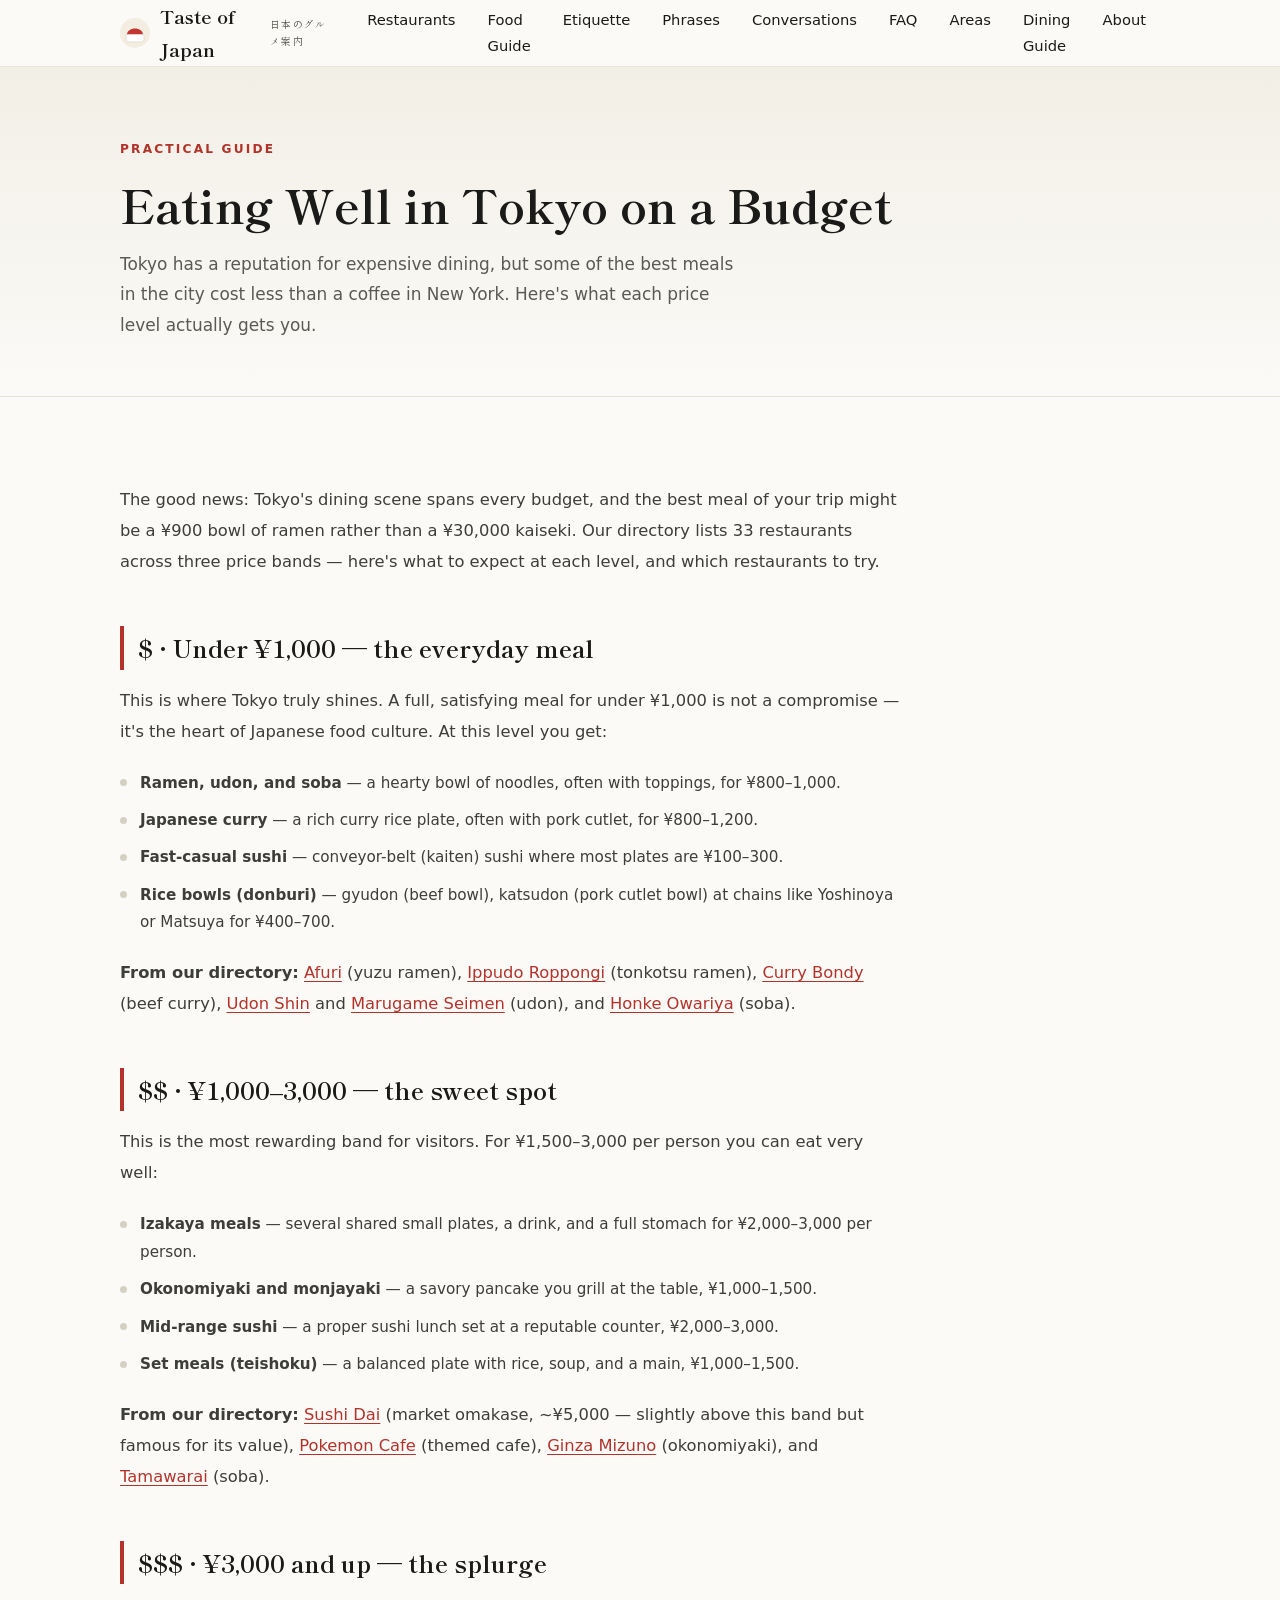
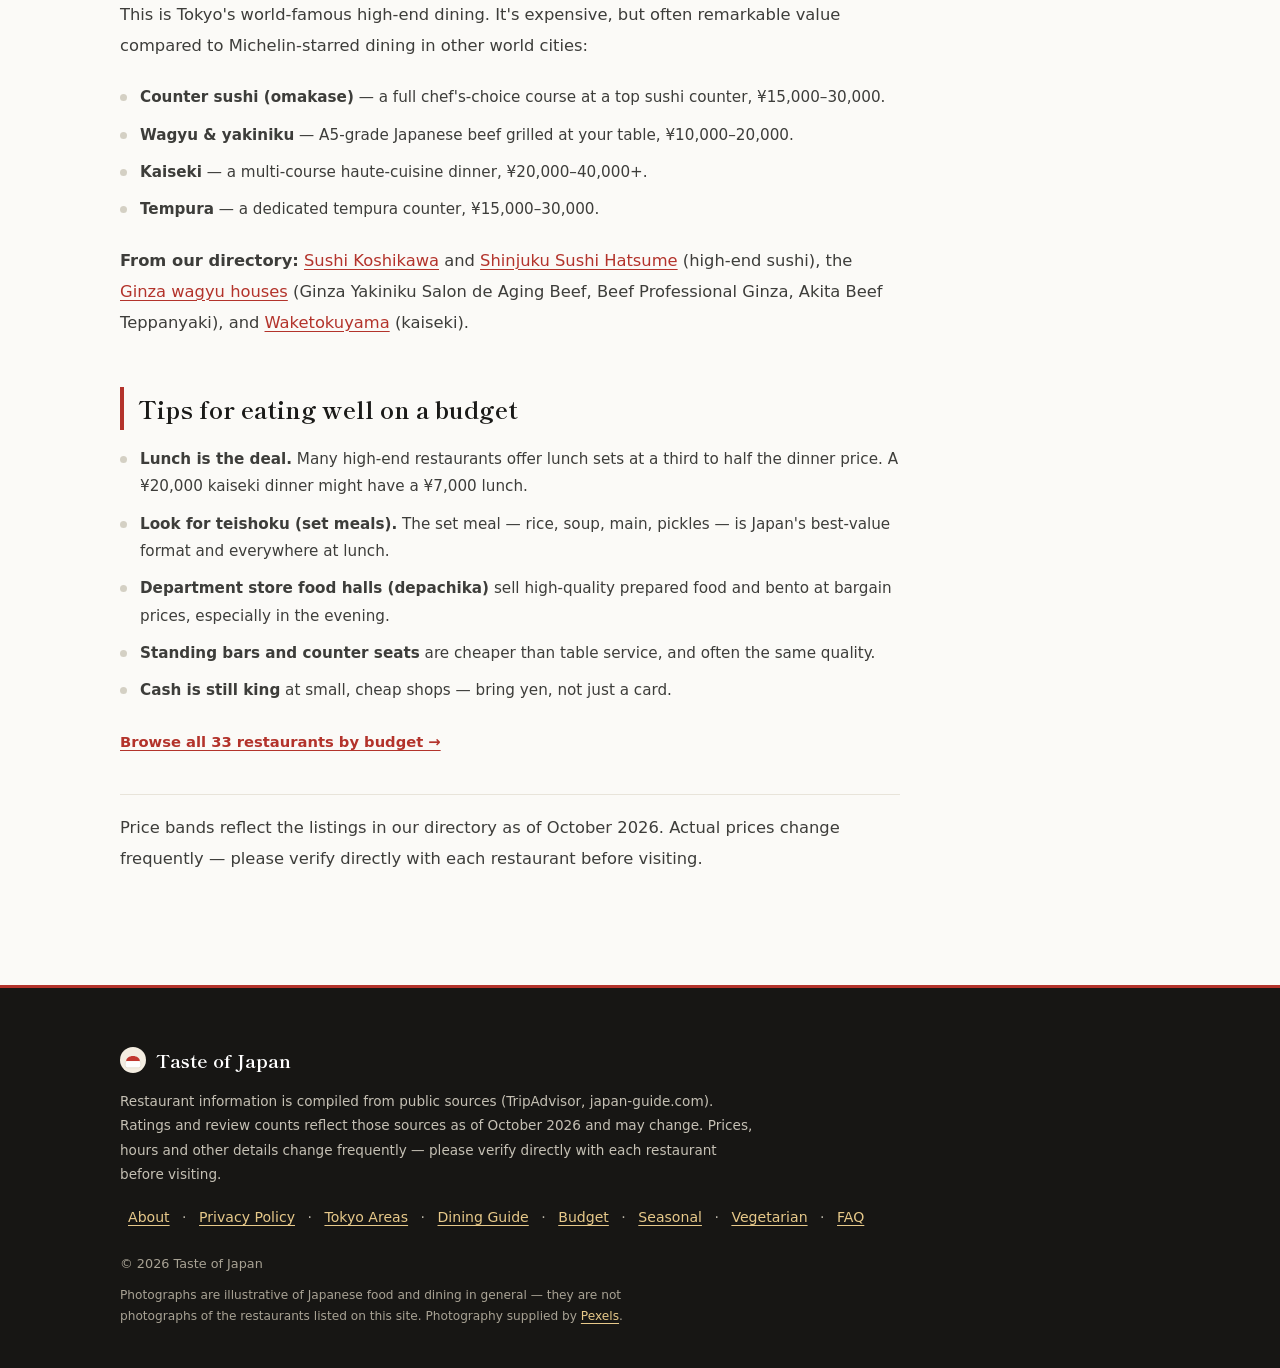
<file: budget.html>
<!DOCTYPE html>
<html lang="en">
<head>
<meta charset="UTF-8">
<meta name="viewport" content="width=device-width, initial-scale=1.0">
<title>Eating Well in Tokyo on a Budget | Taste of Japan</title>
<meta name="description" content="How much does it cost to eat out in Tokyo? A practical guide to dining at every price level — from under-¥1,000 ramen to high-end sushi — with real restaurants from our directory.">
<meta name="theme-color" content="#fbfaf7">
<meta property="og:type" content="article">
<meta property="og:url" content="https://ofjapantaste.com/budget.html">
<meta property="og:title" content="Eating Well in Tokyo on a Budget">
<meta property="og:description" content="A practical guide to dining in Tokyo at every price level, from under-¥1,000 ramen to high-end sushi.">
<meta property="og:image" content="https://ofjapantaste.com/img/og-budget.jpg">
<meta property="og:site_name" content="Taste of Japan">
<meta name="twitter:card" content="summary_large_image">
<link rel="canonical" href="https://ofjapantaste.com/budget.html">
<link rel="icon" href="img/mark.svg" type="image/svg+xml">
<link rel="alternate" type="application/rss+xml" title="Taste of Japan — Tokyo Restaurant Guide" href="feed.xml">
<link rel="preconnect" href="https://fonts.googleapis.com">
<link rel="preconnect" href="https://fonts.gstatic.com" crossorigin>
<link href="https://fonts.googleapis.com/css2?family=Shippori+Mincho:wght@600;700&display=swap" rel="stylesheet">
<link rel="stylesheet" href="css/styles-v20.css">
<script type="application/ld+json">
{
  "@context": "https://schema.org",
  "@type": "Article",
  "headline": "Eating Well in Tokyo on a Budget",
  "description": "A practical guide to dining in Tokyo at every price level, from under-¥1,000 ramen to high-end sushi.",
  "url": "https://ofjapantaste.com/budget.html",
  "inLanguage": "en",
  "datePublished": "2026-10-14",
  "dateModified": "2026-10-14",
  "author": { "@type": "Organization", "name": "Taste of Japan", "url": "https://ofjapantaste.com/" },
  "publisher": { "@type": "Organization", "name": "Taste of Japan", "url": "https://ofjapantaste.com/" }
}
</script>
</head>
<body>
<div class="progress" id="progress" role="presentation"></div>

<header class="site-header">
  <div class="container header-inner">
    <a href="index.html" class="brand">
      <svg class="brand__mark" viewBox="0 0 40 40" role="img" aria-label="Taste of Japan logo" focusable="false">
        <circle cx="20" cy="20" r="20" fill="#f4ede1"/>
        <rect x="8" y="21" width="24" height="11" rx="3.5" fill="#ffffff" stroke="#ddd6c6" stroke-width="1"/>
        <path d="M9.5 21.5c0-4.2 4.5-7.5 10.5-7.5s10.5 3.3 10.5 7.5z" fill="#c1372f"/>
      </svg>
      Taste of Japan <span class="brand__sub">日本のグルメ案内</span>
    </a>
    <button class="nav-toggle" id="navToggle" aria-label="Toggle menu" aria-expanded="false">☰</button>
    <nav class="nav-menu" id="navMenu">
      <a href="index.html#restaurants" class="nav-link">Restaurants</a>
      <a href="index.html#guide" class="nav-link">Food Guide</a>
      <a href="index.html#etiquette" class="nav-link">Etiquette</a>
      <a href="index.html#phrases" class="nav-link">Phrases</a>
      <a href="index.html#conversations" class="nav-link">Conversations</a>
      <a href="index.html#faq" class="nav-link">FAQ</a>
      <a href="tokyo-areas.html" class="nav-link">Areas</a>
      <a href="eat-in-japan.html" class="nav-link">Dining Guide</a>
      <a href="about.html" class="nav-link">About</a>
    </nav>
  </div>
</header>

<section class="article-hero">
  <div class="container">
    <p class="article-hero__eyebrow">Practical Guide</p>
    <h1>Eating Well in Tokyo on a Budget</h1>
    <p class="article-hero__lede">Tokyo has a reputation for expensive dining, but some of the best meals in the city cost less than a coffee in New York. Here's what each price level actually gets you.</p>
  </div>
</section>

<main>

<section class="section">
  <div class="container">

    <div class="article-body">

      <p>The good news: Tokyo's dining scene spans every budget, and the best meal of your trip might be a ¥900 bowl of ramen rather than a ¥30,000 kaiseki. Our directory lists 33 restaurants across three price bands — here's what to expect at each level, and which restaurants to try.</p>

      <h2>$ · Under ¥1,000 — the everyday meal</h2>
      <p>This is where Tokyo truly shines. A full, satisfying meal for under ¥1,000 is not a compromise — it's the heart of Japanese food culture. At this level you get:</p>
      <ul class="plain-list">
        <li><b>Ramen, udon, and soba</b> — a hearty bowl of noodles, often with toppings, for ¥800–1,000.</li>
        <li><b>Japanese curry</b> — a rich curry rice plate, often with pork cutlet, for ¥800–1,200.</li>
        <li><b>Fast-casual sushi</b> — conveyor-belt (kaiten) sushi where most plates are ¥100–300.</li>
        <li><b>Rice bowls (donburi)</b> — gyudon (beef bowl), katsudon (pork cutlet bowl) at chains like Yoshinoya or Matsuya for ¥400–700.</li>
      </ul>
      <p><b>From our directory:</b> <a href="index.html?area=Ebisu#restaurants">Afuri</a> (yuzu ramen), <a href="index.html?area=Roppongi#restaurants">Ippudo Roppongi</a> (tonkotsu ramen), <a href="index.html?area=Jimbocho#restaurants">Curry Bondy</a> (beef curry), <a href="index.html?area=Shinjuku#restaurants">Udon Shin</a> and <a href="index.html?area=Shinjuku#restaurants">Marugame Seimen</a> (udon), and <a href="index.html?area=Ginza#restaurants">Honke Owariya</a> (soba).</p>

      <h2>$$ · ¥1,000–3,000 — the sweet spot</h2>
      <p>This is the most rewarding band for visitors. For ¥1,500–3,000 per person you can eat very well:</p>
      <ul class="plain-list">
        <li><b>Izakaya meals</b> — several shared small plates, a drink, and a full stomach for ¥2,000–3,000 per person.</li>
        <li><b>Okonomiyaki and monjayaki</b> — a savory pancake you grill at the table, ¥1,000–1,500.</li>
        <li><b>Mid-range sushi</b> — a proper sushi lunch set at a reputable counter, ¥2,000–3,000.</li>
        <li><b>Set meals (teishoku)</b> — a balanced plate with rice, soup, and a main, ¥1,000–1,500.</li>
      </ul>
      <p><b>From our directory:</b> <a href="index.html?area=Toyosu#restaurants">Sushi Dai</a> (market omakase, ~¥5,000 — slightly above this band but famous for its value), <a href="index.html?area=Nihonbashi#restaurants">Pokemon Cafe</a> (themed cafe), <a href="index.html?area=Ginza#restaurants">Ginza Mizuno</a> (okonomiyaki), and <a href="index.html?area=Nishi-Azabu#restaurants">Tamawarai</a> (soba).</p>

      <h2>$$$ · ¥3,000 and up — the splurge</h2>
      <p>This is Tokyo's world-famous high-end dining. It's expensive, but often remarkable value compared to Michelin-starred dining in other world cities:</p>
      <ul class="plain-list">
        <li><b>Counter sushi (omakase)</b> — a full chef's-choice course at a top sushi counter, ¥15,000–30,000.</li>
        <li><b>Wagyu &amp; yakiniku</b> — A5-grade Japanese beef grilled at your table, ¥10,000–20,000.</li>
        <li><b>Kaiseki</b> — a multi-course haute-cuisine dinner, ¥20,000–40,000+.</li>
        <li><b>Tempura</b> — a dedicated tempura counter, ¥15,000–30,000.</li>
      </ul>
      <p><b>From our directory:</b> <a href="index.html?area=Akasaka#restaurants">Sushi Koshikawa</a> and <a href="index.html?area=Shinjuku#restaurants">Shinjuku Sushi Hatsume</a> (high-end sushi), the <a href="index.html?area=Ginza#restaurants">Ginza wagyu houses</a> (Ginza Yakiniku Salon de Aging Beef, Beef Professional Ginza, Akita Beef Teppanyaki), and <a href="index.html?area=Ningyocho#restaurants">Waketokuyama</a> (kaiseki).</p>

      <h2>Tips for eating well on a budget</h2>
      <ul class="plain-list">
        <li><b>Lunch is the deal.</b> Many high-end restaurants offer lunch sets at a third to half the dinner price. A ¥20,000 kaiseki dinner might have a ¥7,000 lunch.</li>
        <li><b>Look for teishoku (set meals).</b> The set meal — rice, soup, main, pickles — is Japan's best-value format and everywhere at lunch.</li>
        <li><b>Department store food halls (depachika)</b> sell high-quality prepared food and bento at bargain prices, especially in the evening.</li>
        <li><b>Standing bars and counter seats</b> are cheaper than table service, and often the same quality.</li>
        <li><b>Cash is still king</b> at small, cheap shops — bring yen, not just a card.</li>
      </ul>

      <p><a class="area-link" href="index.html#restaurants">Browse all 33 restaurants by budget →</a></p>

      <p class="fine-print">Price bands reflect the listings in our directory as of October 2026. Actual prices change frequently — please verify directly with each restaurant before visiting.</p>

    </div>
  </div>
</section>

</main>

<footer class="site-footer">
  <div class="container">
    <p class="footer__brand">
      <svg viewBox="0 0 40 40" role="img" aria-label="Taste of Japan logo" focusable="false">
        <circle cx="20" cy="20" r="20" fill="#f4ede1"/>
        <rect x="8" y="21" width="24" height="11" rx="3.5" fill="#ffffff" stroke="#ddd6c6" stroke-width="1"/>
        <path d="M9.5 21.5c0-4.2 4.5-7.5 10.5-7.5s10.5 3.3 10.5 7.5z" fill="#c1372f"/>
      </svg>
      Taste of Japan
    </p>
    <p class="footer__note">Restaurant information is compiled from public sources (TripAdvisor, japan-guide.com). Ratings and review counts reflect those sources as of October 2026 and may change. Prices, hours and other details change frequently — please verify directly with each restaurant before visiting.</p>
    <p class="footer__links"><a href="about.html">About</a> · <a href="privacy.html">Privacy Policy</a> · <a href="tokyo-areas.html">Tokyo Areas</a> · <a href="eat-in-japan.html">Dining Guide</a> · <a href="budget.html">Budget</a> · <a href="seasonal.html">Seasonal</a> · <a href="vegetarian.html">Vegetarian</a> · <a href="index.html#faq">FAQ</a></p>
    <p class="footer__copy">© 2026 Taste of Japan</p>
    <p class="footer__credit">Photographs are illustrative of Japanese food and dining in general — they are not photographs of the restaurants listed on this site. Photography supplied by <a href="https://www.pexels.com/" rel="noopener nofollow" target="_blank">Pexels</a>.</p>
  </div>
</footer>

<button class="to-top" id="toTop" aria-label="Back to top" title="Back to top">↑</button>

<script src="js/main-v15.js"></script>
<script src="js/analytics-v14.js" defer></script>
</body>
</html>
</file>
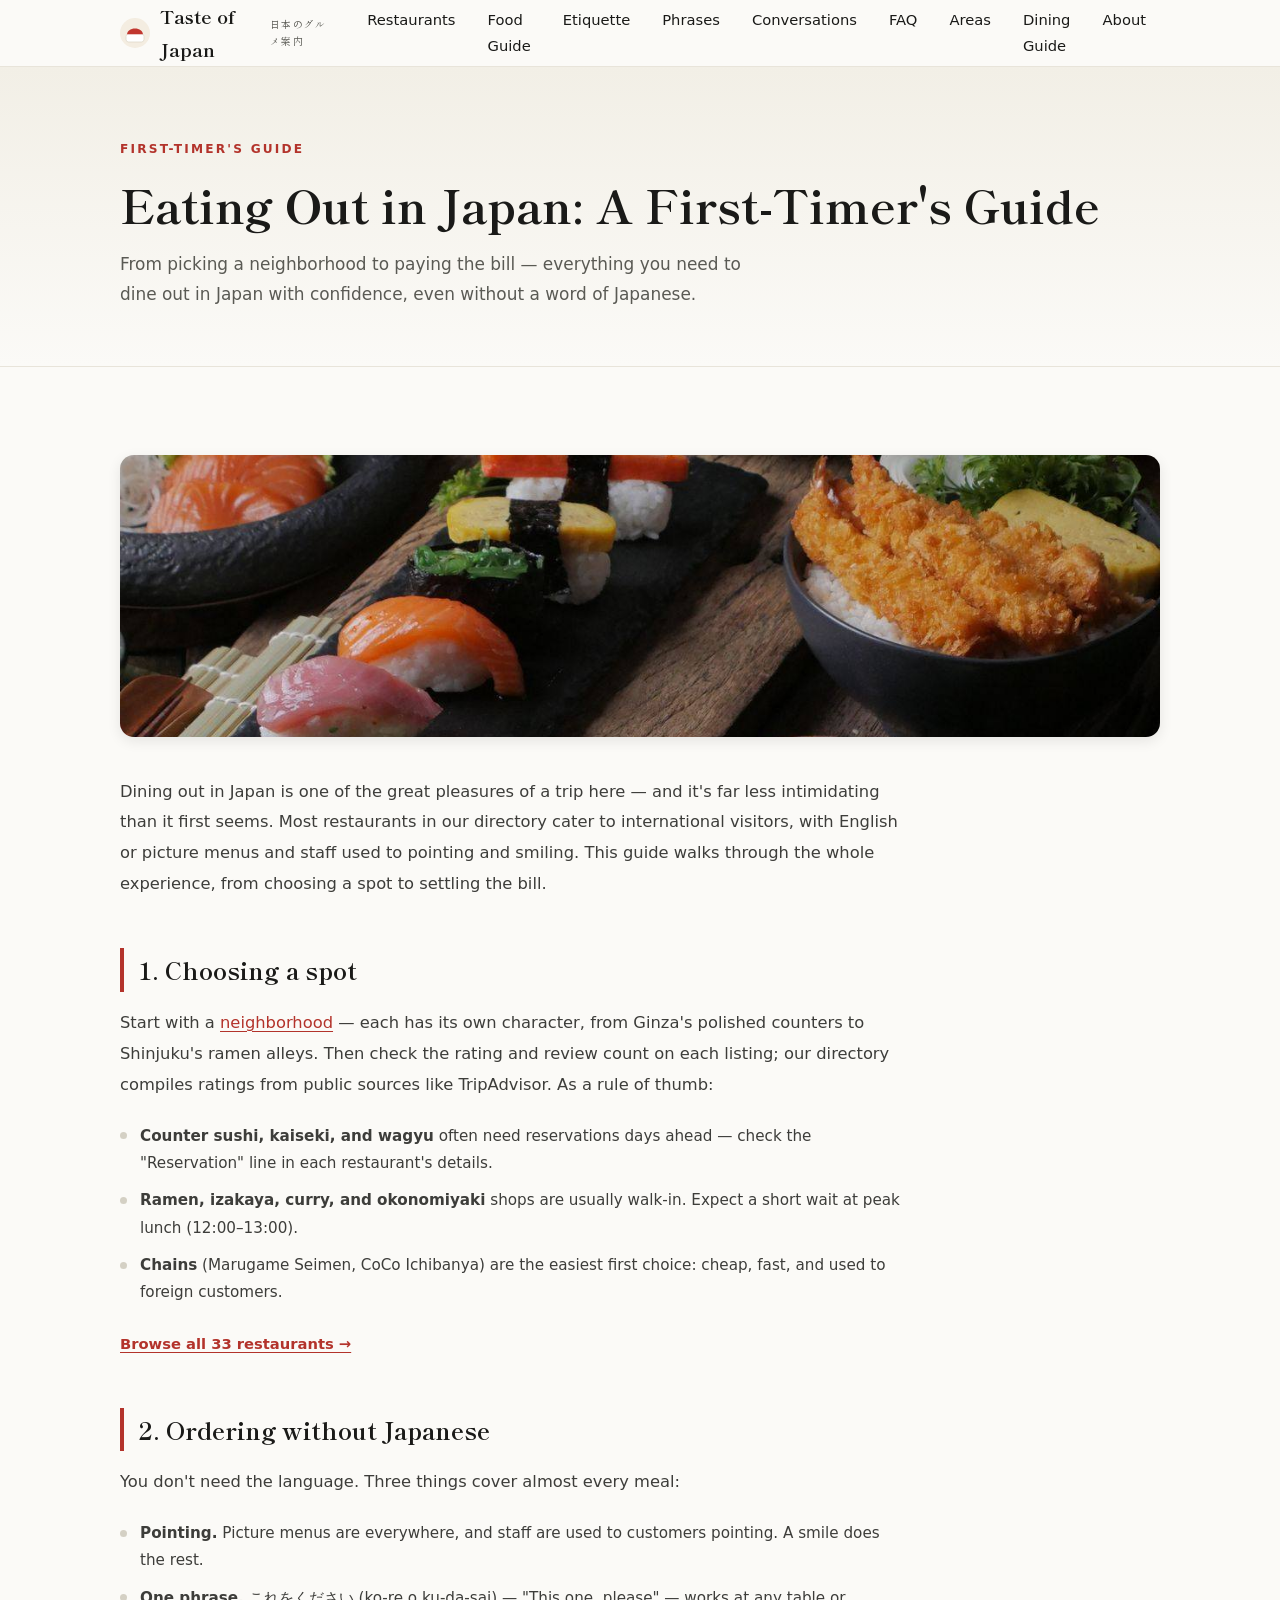
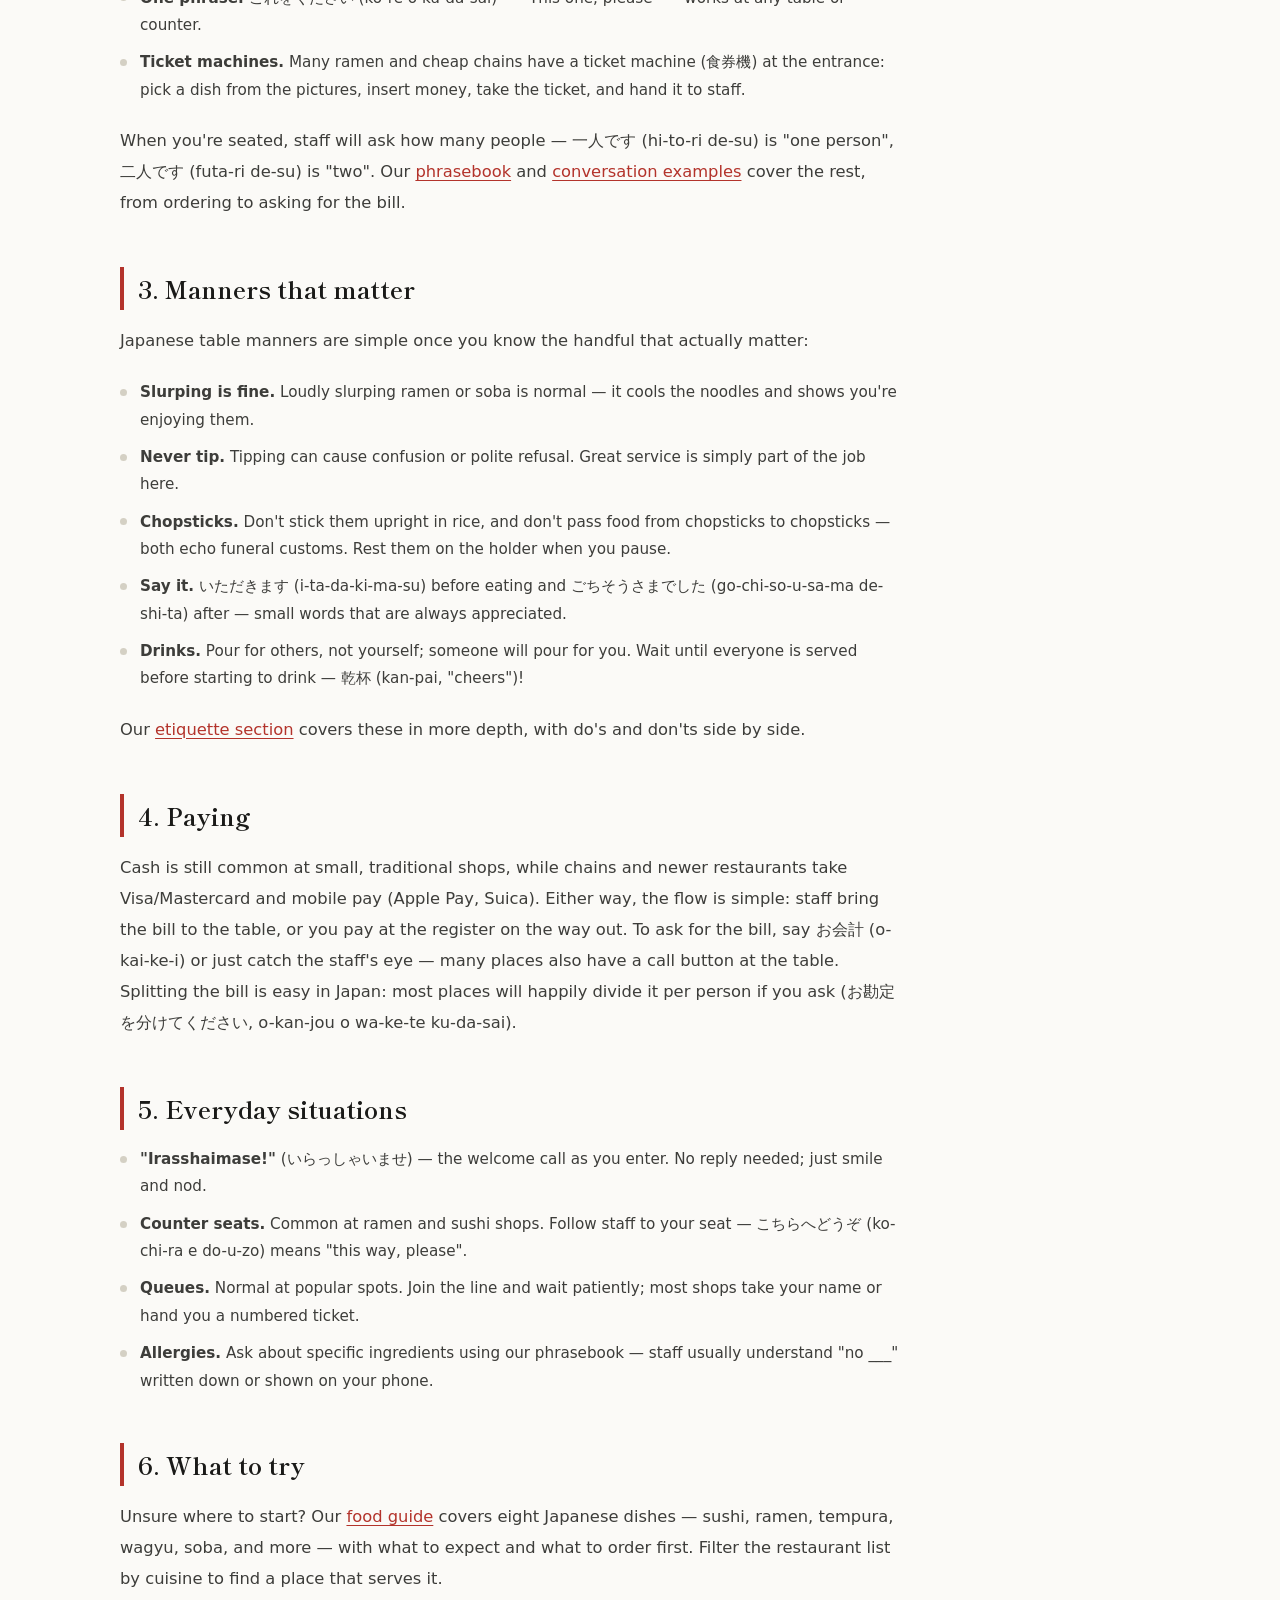
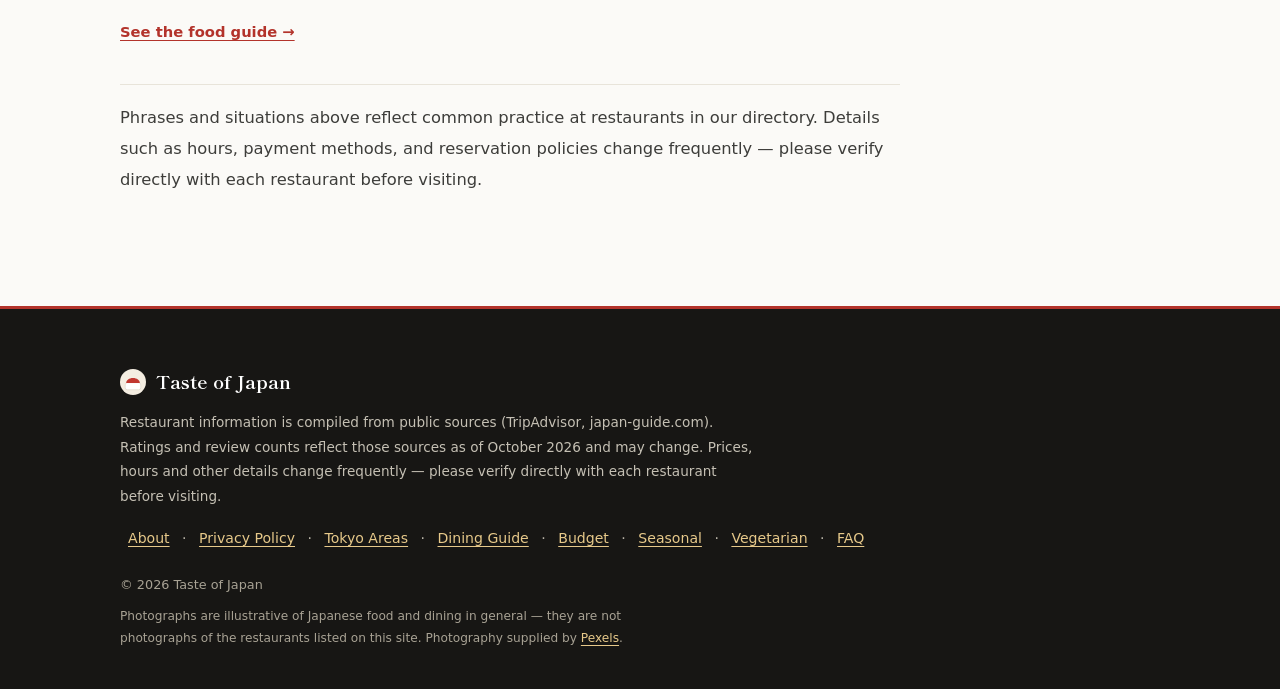
<file: eat-in-japan.html>
<!DOCTYPE html>
<html lang="en">
<head>
<meta charset="UTF-8">
<meta name="viewport" content="width=device-width, initial-scale=1.0">
<title>Eating Out in Japan: A First-Timer's Guide | Taste of Japan</title>
<meta name="description" content="New to Japanese dining? How to choose a restaurant, order without Japanese, mind your manners, and pay — with phrases, conversations, and links to Tokyo listings.">
<meta name="theme-color" content="#fbfaf7">
<meta property="og:type" content="article">
<meta property="og:url" content="https://ofjapantaste.com/eat-in-japan.html">
<meta property="og:title" content="Eating Out in Japan: A First-Timer's Guide">
<meta property="og:description" content="How to choose a restaurant, order without Japanese, mind your manners, and pay — a first-timer's guide to dining out in Japan.">
<meta property="og:image" content="https://ofjapantaste.com/img/og-dining.jpg">
<meta property="og:site_name" content="Taste of Japan">
<meta name="twitter:card" content="summary_large_image">
<link rel="canonical" href="https://ofjapantaste.com/eat-in-japan.html">
<link rel="icon" href="img/mark.svg" type="image/svg+xml">
<link rel="alternate" type="application/rss+xml" title="Taste of Japan — Tokyo Restaurant Guide" href="feed.xml">
<link rel="preconnect" href="https://fonts.googleapis.com">
<link rel="preconnect" href="https://fonts.gstatic.com" crossorigin>
<link href="https://fonts.googleapis.com/css2?family=Shippori+Mincho:wght@600;700&display=swap" rel="stylesheet">
<link rel="stylesheet" href="css/styles-v20.css">
<script type="application/ld+json">
{
  "@context": "https://schema.org",
  "@type": "Article",
  "headline": "Eating Out in Japan: A First-Timer's Guide",
  "description": "How to choose a restaurant, order without Japanese, mind your manners, and pay — a first-timer's guide to dining out in Japan.",
  "url": "https://ofjapantaste.com/eat-in-japan.html",
  "inLanguage": "en",
  "datePublished": "2026-10-14",
  "dateModified": "2026-10-14",
  "author": { "@type": "Organization", "name": "Taste of Japan", "url": "https://ofjapantaste.com/" },
  "publisher": { "@type": "Organization", "name": "Taste of Japan", "url": "https://ofjapantaste.com/" }
}
</script>
</head>
<body>
<div class="progress" id="progress" role="presentation"></div>

<header class="site-header">
  <div class="container header-inner">
    <a href="index.html" class="brand">
      <svg class="brand__mark" viewBox="0 0 40 40" role="img" aria-label="Taste of Japan logo" focusable="false">
        <circle cx="20" cy="20" r="20" fill="#f4ede1"/>
        <rect x="8" y="21" width="24" height="11" rx="3.5" fill="#ffffff" stroke="#ddd6c6" stroke-width="1"/>
        <path d="M9.5 21.5c0-4.2 4.5-7.5 10.5-7.5s10.5 3.3 10.5 7.5z" fill="#c1372f"/>
      </svg>
      Taste of Japan <span class="brand__sub">日本のグルメ案内</span>
    </a>
    <button class="nav-toggle" id="navToggle" aria-label="Toggle menu" aria-expanded="false">☰</button>
    <nav class="nav-menu" id="navMenu">
      <a href="index.html#restaurants" class="nav-link">Restaurants</a>
      <a href="index.html#guide" class="nav-link">Food Guide</a>
      <a href="index.html#etiquette" class="nav-link">Etiquette</a>
      <a href="index.html#phrases" class="nav-link">Phrases</a>
      <a href="index.html#conversations" class="nav-link">Conversations</a>
      <a href="index.html#faq" class="nav-link">FAQ</a>
      <a href="tokyo-areas.html" class="nav-link">Areas</a>
      <a href="eat-in-japan.html" class="nav-link">Dining Guide</a>
      <a href="about.html" class="nav-link">About</a>
    </nav>
  </div>
</header>

<section class="article-hero">
  <div class="container">
    <p class="article-hero__eyebrow">First-Timer's Guide</p>
    <h1>Eating Out in Japan: A First-Timer's Guide</h1>
    <p class="article-hero__lede">From picking a neighborhood to paying the bill — everything you need to dine out in Japan with confidence, even without a word of Japanese.</p>
  </div>
</section>

<main>

<section class="section">
  <div class="container">
    <div class="photo-band">
      <img src="img/art-dining.jpg" alt="Sushi and tempura arranged on a Japanese dining table" width="1200" height="800" loading="lazy" decoding="async">
    </div>

    <div class="article-body">

      <p>Dining out in Japan is one of the great pleasures of a trip here — and it's far less intimidating than it first seems. Most restaurants in our directory cater to international visitors, with English or picture menus and staff used to pointing and smiling. This guide walks through the whole experience, from choosing a spot to settling the bill.</p>

      <h2>1. Choosing a spot</h2>
      <p>Start with a <a href="tokyo-areas.html">neighborhood</a> — each has its own character, from Ginza's polished counters to Shinjuku's ramen alleys. Then check the rating and review count on each listing; our directory compiles ratings from public sources like TripAdvisor. As a rule of thumb:</p>
      <ul class="plain-list">
        <li><b>Counter sushi, kaiseki, and wagyu</b> often need reservations days ahead — check the "Reservation" line in each restaurant's details.</li>
        <li><b>Ramen, izakaya, curry, and okonomiyaki</b> shops are usually walk-in. Expect a short wait at peak lunch (12:00–13:00).</li>
        <li><b>Chains</b> (Marugame Seimen, CoCo Ichibanya) are the easiest first choice: cheap, fast, and used to foreign customers.</li>
      </ul>
      <p><a class="area-link" href="index.html#restaurants">Browse all 33 restaurants →</a></p>

      <h2>2. Ordering without Japanese</h2>
      <p>You don't need the language. Three things cover almost every meal:</p>
      <ul class="plain-list">
        <li><b>Pointing.</b> Picture menus are everywhere, and staff are used to customers pointing. A smile does the rest.</li>
        <li><b>One phrase.</b> <span lang="ja">これをください</span> (ko-re o ku-da-sai) — "This one, please" — works at any table or counter.</li>
        <li><b>Ticket machines.</b> Many ramen and cheap chains have a ticket machine (食券機) at the entrance: pick a dish from the pictures, insert money, take the ticket, and hand it to staff.</li>
      </ul>
      <p>When you're seated, staff will ask how many people — <span lang="ja">一人です</span> (hi-to-ri de-su) is "one person", <span lang="ja">二人です</span> (futa-ri de-su) is "two". Our <a href="index.html#phrases">phrasebook</a> and <a href="index.html#conversations">conversation examples</a> cover the rest, from ordering to asking for the bill.</p>

      <h2>3. Manners that matter</h2>
      <p>Japanese table manners are simple once you know the handful that actually matter:</p>
      <ul class="plain-list">
        <li><b>Slurping is fine.</b> Loudly slurping ramen or soba is normal — it cools the noodles and shows you're enjoying them.</li>
        <li><b>Never tip.</b> Tipping can cause confusion or polite refusal. Great service is simply part of the job here.</li>
        <li><b>Chopsticks.</b> Don't stick them upright in rice, and don't pass food from chopsticks to chopsticks — both echo funeral customs. Rest them on the holder when you pause.</li>
        <li><b>Say it.</b> <span lang="ja">いただきます</span> (i-ta-da-ki-ma-su) before eating and <span lang="ja">ごちそうさまでした</span> (go-chi-so-u-sa-ma de-shi-ta) after — small words that are always appreciated.</li>
        <li><b>Drinks.</b> Pour for others, not yourself; someone will pour for you. Wait until everyone is served before starting to drink — <span lang="ja">乾杯</span> (kan-pai, "cheers")!</li>
      </ul>
      <p>Our <a href="index.html#etiquette">etiquette section</a> covers these in more depth, with do's and don'ts side by side.</p>

      <h2>4. Paying</h2>
      <p>Cash is still common at small, traditional shops, while chains and newer restaurants take Visa/Mastercard and mobile pay (Apple Pay, Suica). Either way, the flow is simple: staff bring the bill to the table, or you pay at the register on the way out. To ask for the bill, say <span lang="ja">お会計</span> (o-kai-ke-i) or just catch the staff's eye — many places also have a call button at the table. Splitting the bill is easy in Japan: most places will happily divide it per person if you ask (<span lang="ja">お勘定を分けてください</span>, o-kan-jou o wa-ke-te ku-da-sai).</p>

      <h2>5. Everyday situations</h2>
      <ul class="plain-list">
        <li><b>"Irasshaimase!"</b> (いらっしゃいませ) — the welcome call as you enter. No reply needed; just smile and nod.</li>
        <li><b>Counter seats.</b> Common at ramen and sushi shops. Follow staff to your seat — <span lang="ja">こちらへどうぞ</span> (ko-chi-ra e do-u-zo) means "this way, please".</li>
        <li><b>Queues.</b> Normal at popular spots. Join the line and wait patiently; most shops take your name or hand you a numbered ticket.</li>
        <li><b>Allergies.</b> Ask about specific ingredients using our phrasebook — staff usually understand "no ___" written down or shown on your phone.</li>
      </ul>

      <h2>6. What to try</h2>
      <p>Unsure where to start? Our <a href="index.html#guide">food guide</a> covers eight Japanese dishes — sushi, ramen, tempura, wagyu, soba, and more — with what to expect and what to order first. Filter the restaurant list by cuisine to find a place that serves it.</p>
      <p><a class="area-link" href="index.html#guide">See the food guide →</a></p>

      <p class="fine-print">Phrases and situations above reflect common practice at restaurants in our directory. Details such as hours, payment methods, and reservation policies change frequently — please verify directly with each restaurant before visiting.</p>

    </div>
  </div>
</section>

</main>

<footer class="site-footer">
  <div class="container">
    <p class="footer__brand">
      <svg viewBox="0 0 40 40" role="img" aria-label="Taste of Japan logo" focusable="false">
        <circle cx="20" cy="20" r="20" fill="#f4ede1"/>
        <rect x="8" y="21" width="24" height="11" rx="3.5" fill="#ffffff" stroke="#ddd6c6" stroke-width="1"/>
        <path d="M9.5 21.5c0-4.2 4.5-7.5 10.5-7.5s10.5 3.3 10.5 7.5z" fill="#c1372f"/>
      </svg>
      Taste of Japan
    </p>
    <p class="footer__note">Restaurant information is compiled from public sources (TripAdvisor, japan-guide.com). Ratings and review counts reflect those sources as of October 2026 and may change. Prices, hours and other details change frequently — please verify directly with each restaurant before visiting.</p>
    <p class="footer__links"><a href="about.html">About</a> · <a href="privacy.html">Privacy Policy</a> · <a href="tokyo-areas.html">Tokyo Areas</a> · <a href="eat-in-japan.html">Dining Guide</a> · <a href="budget.html">Budget</a> · <a href="seasonal.html">Seasonal</a> · <a href="vegetarian.html">Vegetarian</a> · <a href="index.html#faq">FAQ</a></p>
    <p class="footer__copy">© 2026 Taste of Japan</p>
    <p class="footer__credit">Photographs are illustrative of Japanese food and dining in general — they are not photographs of the restaurants listed on this site. Photography supplied by <a href="https://www.pexels.com/" rel="noopener nofollow" target="_blank">Pexels</a>.</p>
  </div>
</footer>

<button class="to-top" id="toTop" aria-label="Back to top" title="Back to top">↑</button>

<script src="js/main-v15.js"></script>
<script src="js/analytics-v14.js" defer></script>
</body>
</html>
</file>
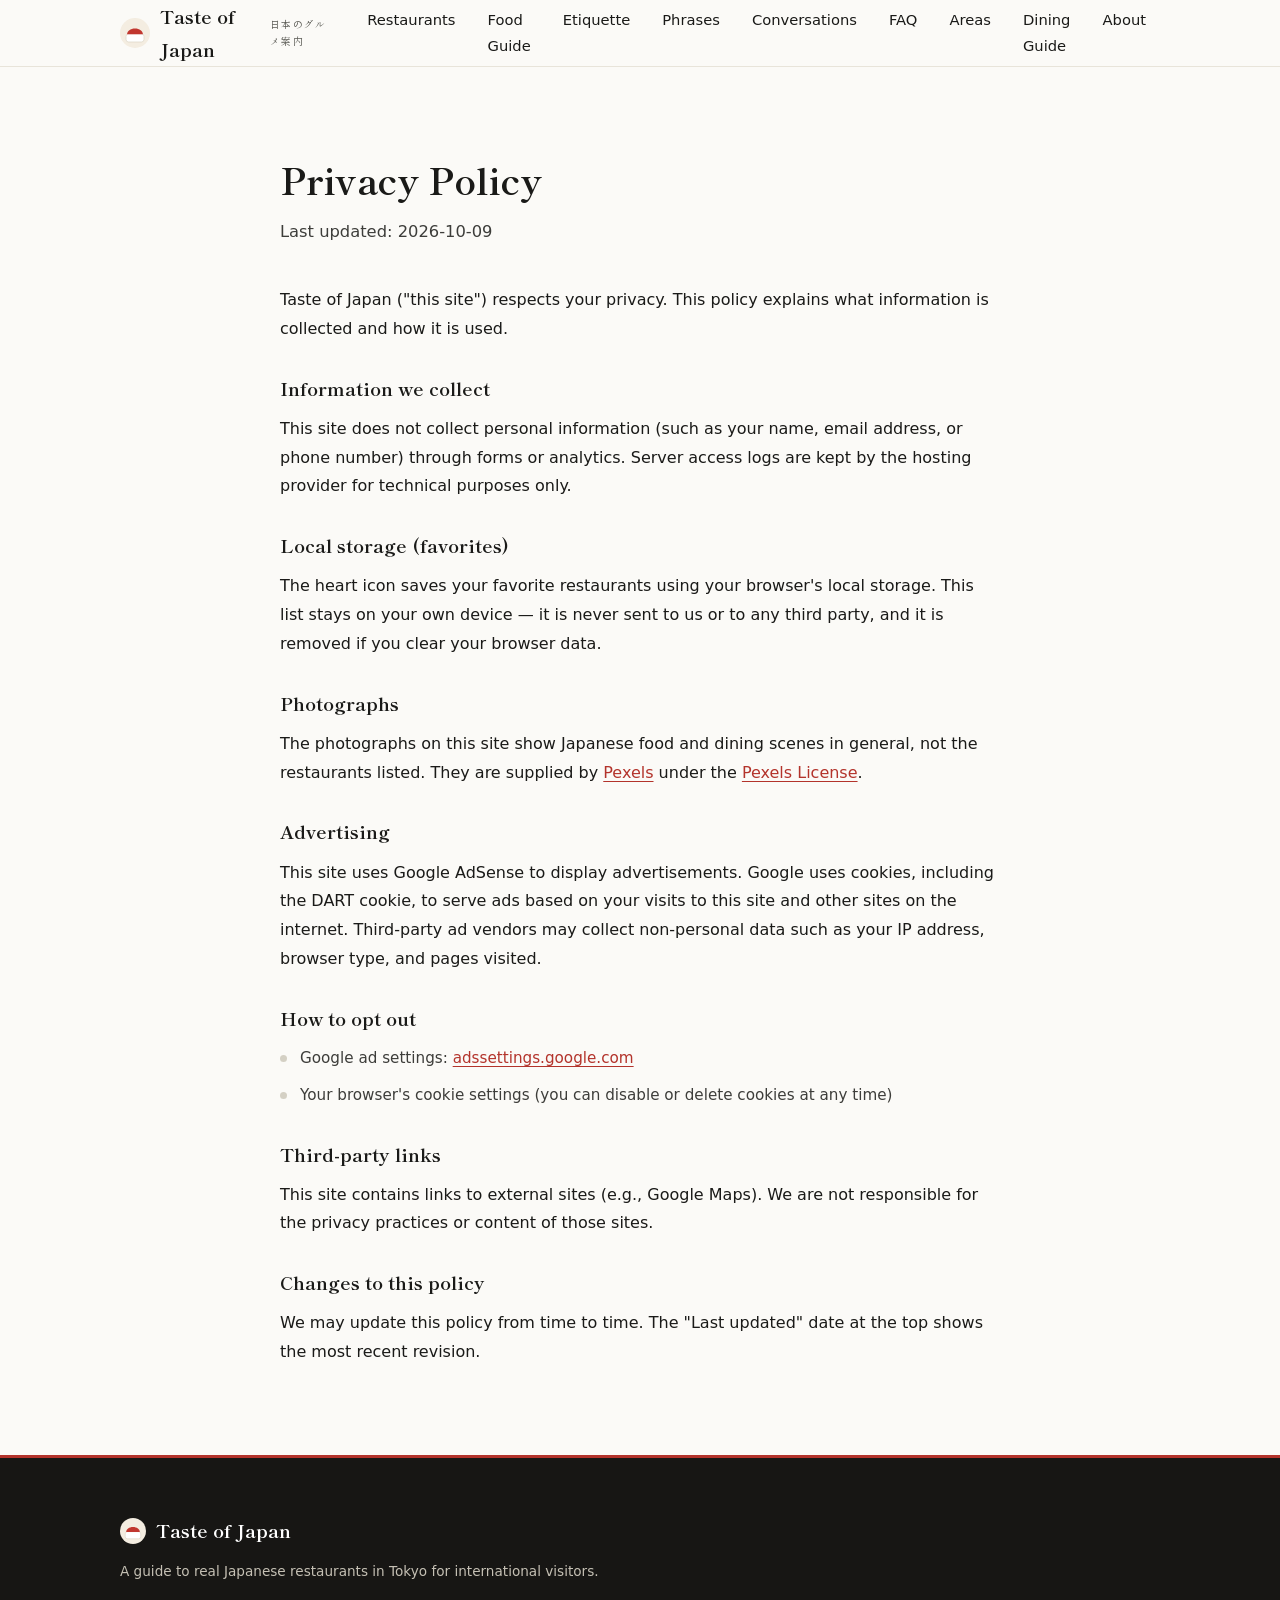
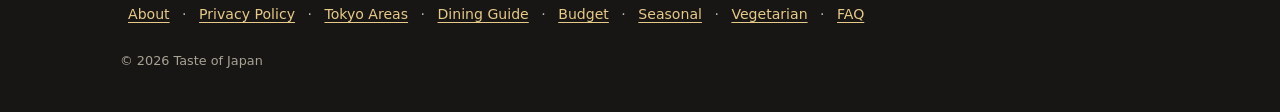
<file: privacy.html>
<!DOCTYPE html>
<html lang="en">
<head>
<meta charset="UTF-8">
<meta name="viewport" content="width=device-width, initial-scale=1.0">
<meta name="theme-color" content="#fbfaf7">
<title>Privacy Policy — Taste of Japan</title>
<meta name="description" content="Privacy Policy for Taste of Japan website.">
<meta property="og:type" content="website">
<meta property="og:url" content="https://ofjapantaste.com/privacy.html">
<meta property="og:title" content="Privacy Policy — Taste of Japan">
<meta property="og:description" content="Privacy Policy for Taste of Japan website.">
<meta property="og:image" content="https://ofjapantaste.com/og-image.jpg">
<link rel="canonical" href="https://ofjapantaste.com/privacy.html">
<link rel="icon" href="img/mark.svg" type="image/svg+xml">
<link rel="alternate" type="application/rss+xml" title="Taste of Japan — Tokyo Restaurant Guide" href="feed.xml">
<link rel="preconnect" href="https://fonts.googleapis.com">
<link rel="preconnect" href="https://fonts.gstatic.com" crossorigin>
<link href="https://fonts.googleapis.com/css2?family=Shippori+Mincho:wght@600;700&display=swap" rel="stylesheet">
<link rel="stylesheet" href="css/styles-v20.css">
<script async src="https://pagead2.googlesyndication.com/pagead/js/adsbygoogle.js?client=ca-pub-6504620761675105"
     crossorigin="anonymous"></script>
</head>
<body>
<div class="progress" id="progress" role="presentation"></div>

<header class="site-header">
  <div class="container header-inner">
    <a href="index.html" class="brand">
      <svg class="brand__mark" viewBox="0 0 40 40" role="img" aria-label="Taste of Japan logo" focusable="false">
        <circle cx="20" cy="20" r="20" fill="#f4ede1"/>
        <rect x="8" y="21" width="24" height="11" rx="3.5" fill="#ffffff" stroke="#ddd6c6" stroke-width="1"/>
        <path d="M9.5 21.5c0-4.2 4.5-7.5 10.5-7.5s10.5 3.3 10.5 7.5z" fill="#c1372f"/>
      </svg>
      Taste of Japan <span class="brand__sub">日本のグルメ案内</span>
    </a>
    <button class="nav-toggle" id="navToggle" aria-label="Toggle menu" aria-expanded="false">☰</button>
    <nav class="nav-menu" id="navMenu">
      <a href="index.html#restaurants" class="nav-link">Restaurants</a>
      <a href="index.html#guide" class="nav-link">Food Guide</a>
      <a href="index.html#etiquette" class="nav-link">Etiquette</a>
      <a href="index.html#phrases" class="nav-link">Phrases</a>
      <a href="index.html#conversations" class="nav-link">Conversations</a>
      <a href="index.html#faq" class="nav-link">FAQ</a>
      <a href="tokyo-areas.html" class="nav-link">Areas</a>
      <a href="eat-in-japan.html" class="nav-link">Dining Guide</a>
      <a href="about.html" class="nav-link">About</a>
    </nav>
  </div>
</header>

<main>
<section class="section">
  <div class="container" style="max-width:720px">
    <header class="section-head">
      <h1 class="section-title">Privacy Policy</h1>
      <p class="section-lede">Last updated: 2026-10-09</p>
    </header>

    <p>Taste of Japan ("this site") respects your privacy. This policy explains what information is collected and how it is used.</p>

    <h2 class="sub-title">Information we collect</h2>
    <p>This site does not collect personal information (such as your name, email address, or phone number) through forms or analytics. Server access logs are kept by the hosting provider for technical purposes only.</p>

    <h2 class="sub-title">Local storage (favorites)</h2>
    <p>The heart icon saves your favorite restaurants using your browser's local storage. This list stays on your own device — it is never sent to us or to any third party, and it is removed if you clear your browser data.</p>

    <h2 class="sub-title">Photographs</h2>
    <p>The photographs on this site show Japanese food and dining scenes in general, not the restaurants listed. They are supplied by <a href="https://www.pexels.com/" target="_blank" rel="noopener nofollow">Pexels</a> under the <a href="https://www.pexels.com/license/" target="_blank" rel="noopener nofollow">Pexels License</a>.</p>

    <h2 class="sub-title">Advertising</h2>
    <p>This site uses Google AdSense to display advertisements. Google uses cookies, including the DART cookie, to serve ads based on your visits to this site and other sites on the internet. Third-party ad vendors may collect non-personal data such as your IP address, browser type, and pages visited.</p>

    <h2 class="sub-title">How to opt out</h2>
    <ul class="plain-list">
      <li>Google ad settings: <a href="https://adssettings.google.com" target="_blank" rel="noopener">adssettings.google.com</a></li>
      <li>Your browser's cookie settings (you can disable or delete cookies at any time)</li>
    </ul>

    <h2 class="sub-title">Third-party links</h2>
    <p>This site contains links to external sites (e.g., Google Maps). We are not responsible for the privacy practices or content of those sites.</p>

    <h2 class="sub-title">Changes to this policy</h2>
    <p>We may update this policy from time to time. The "Last updated" date at the top shows the most recent revision.</p>
  </div>
</section>
</main>

<footer class="site-footer">
  <div class="container">
    <p class="footer__brand">
      <svg viewBox="0 0 40 40" role="img" aria-label="Taste of Japan logo" focusable="false">
        <circle cx="20" cy="20" r="20" fill="#f4ede1"/>
        <rect x="8" y="21" width="24" height="11" rx="3.5" fill="#ffffff" stroke="#ddd6c6" stroke-width="1"/>
        <path d="M9.5 21.5c0-4.2 4.5-7.5 10.5-7.5s10.5 3.3 10.5 7.5z" fill="#c1372f"/>
      </svg>
      Taste of Japan
    </p>
    <p class="footer__note">A guide to real Japanese restaurants in Tokyo for international visitors.</p>
    <p class="footer__links"><a href="about.html">About</a> · <a href="privacy.html">Privacy Policy</a> · <a href="tokyo-areas.html">Tokyo Areas</a> · <a href="eat-in-japan.html">Dining Guide</a> · <a href="budget.html">Budget</a> · <a href="seasonal.html">Seasonal</a> · <a href="vegetarian.html">Vegetarian</a> · <a href="index.html#faq">FAQ</a></p>
    <p class="footer__copy">© 2026 Taste of Japan</p>
  </div>
</footer>

<script>
document.getElementById("navToggle").addEventListener("click", function () {
  document.getElementById("navMenu").classList.toggle("open");
});
</script>
<script src="js/analytics-v14.js" defer></script>
</body>
</html>
</file>
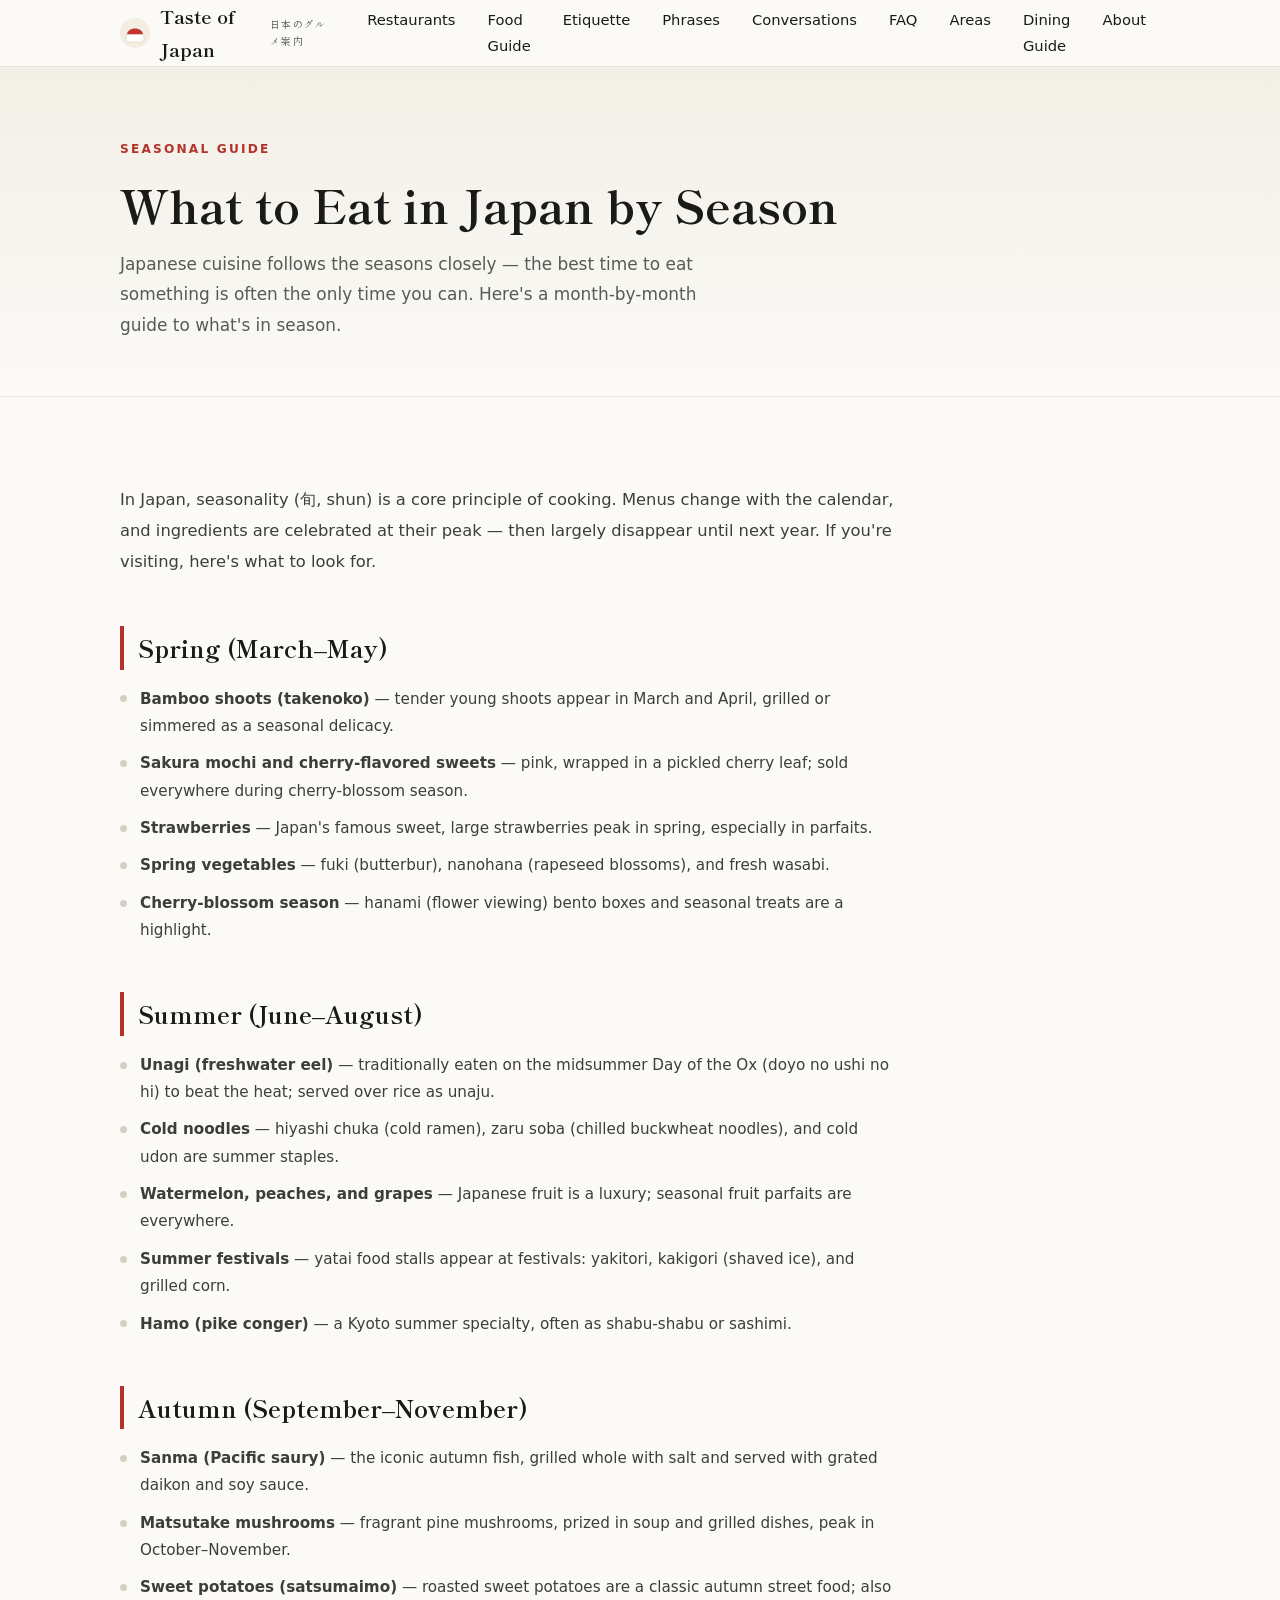
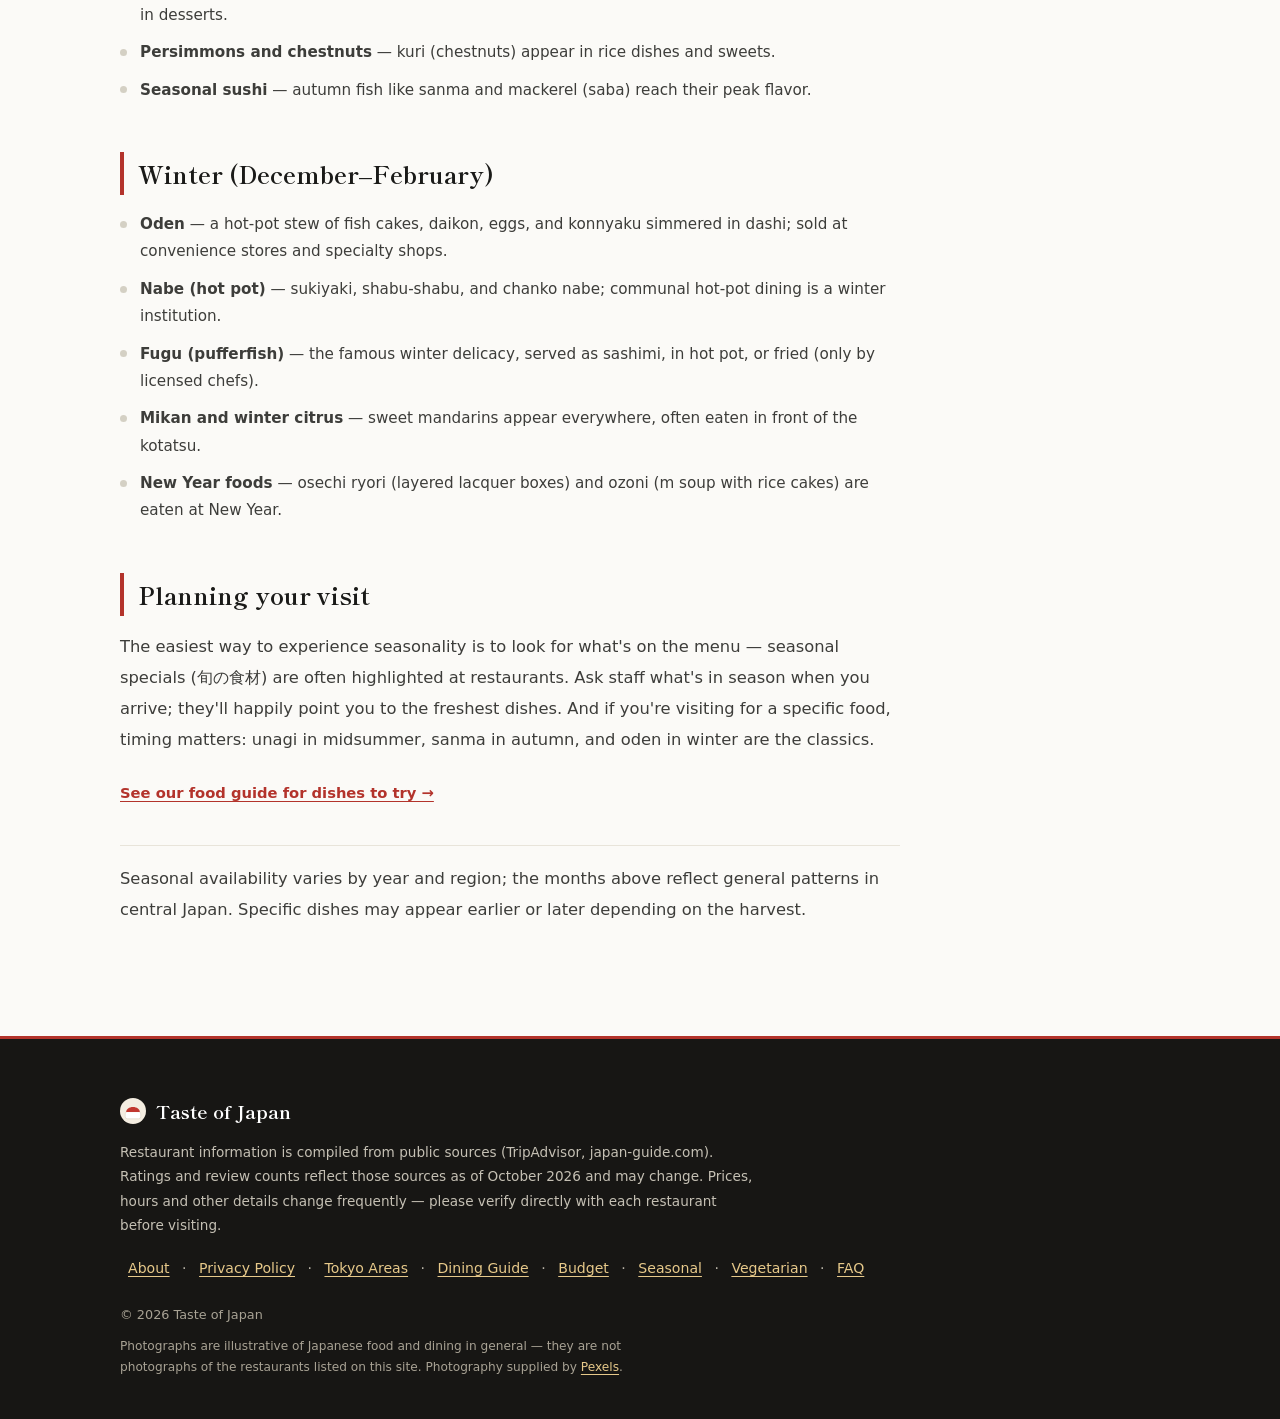
<file: seasonal.html>
<!DOCTYPE html>
<html lang="en">
<head>
<meta charset="UTF-8">
<meta name="viewport" content="width=device-width, initial-scale=1.0">
<title>What to Eat in Japan by Season | Taste of Japan</title>
<meta name="description" content="Japanese cuisine follows the seasons closely — spring's bamboo shoots and sakura mochi, summer's cold noodles and unagi, autumn's matsutake and sanma, winter's oden and hot pot. A month-by-month guide.">
<meta name="theme-color" content="#fbfaf7">
<meta property="og:type" content="article">
<meta property="og:url" content="https://ofjapantaste.com/seasonal.html">
<meta property="og:title" content="What to Eat in Japan by Season">
<meta property="og:description" content="A month-by-month guide to seasonal Japanese food — spring bamboo shoots, summer unagi, autumn matsutake, winter oden.">
<meta property="og:image" content="https://ofjapantaste.com/img/og-seasonal.jpg">
<meta property="og:site_name" content="Taste of Japan">
<meta name="twitter:card" content="summary_large_image">
<link rel="canonical" href="https://ofjapantaste.com/seasonal.html">
<link rel="icon" href="img/mark.svg" type="image/svg+xml">
<link rel="alternate" type="application/rss+xml" title="Taste of Japan — Tokyo Restaurant Guide" href="feed.xml">
<link rel="preconnect" href="https://fonts.googleapis.com">
<link rel="preconnect" href="https://fonts.gstatic.com" crossorigin>
<link href="https://fonts.googleapis.com/css2?family=Shippori+Mincho:wght@600;700&display=swap" rel="stylesheet">
<link rel="stylesheet" href="css/styles-v20.css">
<script type="application/ld+json">
{
  "@context": "https://schema.org",
  "@type": "Article",
  "headline": "What to Eat in Japan by Season",
  "description": "A month-by-month guide to seasonal Japanese food — spring bamboo shoots, summer unagi, autumn matsutake, winter oden.",
  "url": "https://ofjapantaste.com/seasonal.html",
  "inLanguage": "en",
  "datePublished": "2026-10-14",
  "dateModified": "2026-10-14",
  "author": { "@type": "Organization", "name": "Taste of Japan", "url": "https://ofjapantaste.com/" },
  "publisher": { "@type": "Organization", "name": "Taste of Japan", "url": "https://ofjapantaste.com/" }
}
</script>
</head>
<body>
<div class="progress" id="progress" role="presentation"></div>

<header class="site-header">
  <div class="container header-inner">
    <a href="index.html" class="brand">
      <svg class="brand__mark" viewBox="0 0 40 40" role="img" aria-label="Taste of Japan logo" focusable="false">
        <circle cx="20" cy="20" r="20" fill="#f4ede1"/>
        <rect x="8" y="21" width="24" height="11" rx="3.5" fill="#ffffff" stroke="#ddd6c6" stroke-width="1"/>
        <path d="M9.5 21.5c0-4.2 4.5-7.5 10.5-7.5s10.5 3.3 10.5 7.5z" fill="#c1372f"/>
      </svg>
      Taste of Japan <span class="brand__sub">日本のグルメ案内</span>
    </a>
    <button class="nav-toggle" id="navToggle" aria-label="Toggle menu" aria-expanded="false">☰</button>
    <nav class="nav-menu" id="navMenu">
      <a href="index.html#restaurants" class="nav-link">Restaurants</a>
      <a href="index.html#guide" class="nav-link">Food Guide</a>
      <a href="index.html#etiquette" class="nav-link">Etiquette</a>
      <a href="index.html#phrases" class="nav-link">Phrases</a>
      <a href="index.html#conversations" class="nav-link">Conversations</a>
      <a href="index.html#faq" class="nav-link">FAQ</a>
      <a href="tokyo-areas.html" class="nav-link">Areas</a>
      <a href="eat-in-japan.html" class="nav-link">Dining Guide</a>
      <a href="about.html" class="nav-link">About</a>
    </nav>
  </div>
</header>

<section class="article-hero">
  <div class="container">
    <p class="article-hero__eyebrow">Seasonal Guide</p>
    <h1>What to Eat in Japan by Season</h1>
    <p class="article-hero__lede">Japanese cuisine follows the seasons closely — the best time to eat something is often the only time you can. Here's a month-by-month guide to what's in season.</p>
  </div>
</section>

<main>

<section class="section">
  <div class="container">

    <div class="article-body">

      <p>In Japan, seasonality (旬, shun) is a core principle of cooking. Menus change with the calendar, and ingredients are celebrated at their peak — then largely disappear until next year. If you're visiting, here's what to look for.</p>

      <h2>Spring (March–May)</h2>
      <ul class="plain-list">
        <li><b>Bamboo shoots (takenoko)</b> — tender young shoots appear in March and April, grilled or simmered as a seasonal delicacy.</li>
        <li><b>Sakura mochi and cherry-flavored sweets</b> — pink, wrapped in a pickled cherry leaf; sold everywhere during cherry-blossom season.</li>
        <li><b>Strawberries</b> — Japan's famous sweet, large strawberries peak in spring, especially in parfaits.</li>
        <li><b>Spring vegetables</b> — fuki (butterbur), nanohana (rapeseed blossoms), and fresh wasabi.</li>
        <li><b>Cherry-blossom season</b> — hanami (flower viewing) bento boxes and seasonal treats are a highlight.</li>
      </ul>

      <h2>Summer (June–August)</h2>
      <ul class="plain-list">
        <li><b>Unagi (freshwater eel)</b> — traditionally eaten on the midsummer Day of the Ox (doyo no ushi no hi) to beat the heat; served over rice as unaju.</li>
        <li><b>Cold noodles</b> — hiyashi chuka (cold ramen), zaru soba (chilled buckwheat noodles), and cold udon are summer staples.</li>
        <li><b>Watermelon, peaches, and grapes</b> — Japanese fruit is a luxury; seasonal fruit parfaits are everywhere.</li>
        <li><b>Summer festivals</b> — yatai food stalls appear at festivals: yakitori, kakigori (shaved ice), and grilled corn.</li>
        <li><b>Hamo (pike conger)</b> — a Kyoto summer specialty, often as shabu-shabu or sashimi.</li>
      </ul>

      <h2>Autumn (September–November)</h2>
      <ul class="plain-list">
        <li><b>Sanma (Pacific saury)</b> — the iconic autumn fish, grilled whole with salt and served with grated daikon and soy sauce.</li>
        <li><b>Matsutake mushrooms</b> — fragrant pine mushrooms, prized in soup and grilled dishes, peak in October–November.</li>
        <li><b>Sweet potatoes (satsumaimo)</b> — roasted sweet potatoes are a classic autumn street food; also in desserts.</li>
        <li><b>Persimmons and chestnuts</b> — kuri (chestnuts) appear in rice dishes and sweets.</li>
        <li><b>Seasonal sushi</b> — autumn fish like sanma and mackerel (saba) reach their peak flavor.</li>
      </ul>

      <h2>Winter (December–February)</h2>
      <ul class="plain-list">
        <li><b>Oden</b> — a hot-pot stew of fish cakes, daikon, eggs, and konnyaku simmered in dashi; sold at convenience stores and specialty shops.</li>
        <li><b>Nabe (hot pot)</b> — sukiyaki, shabu-shabu, and chanko nabe; communal hot-pot dining is a winter institution.</li>
        <li><b>Fugu (pufferfish)</b> — the famous winter delicacy, served as sashimi, in hot pot, or fried (only by licensed chefs).</li>
        <li><b>Mikan and winter citrus</b> — sweet mandarins appear everywhere, often eaten in front of the kotatsu.</li>
        <li><b>New Year foods</b> — osechi ryori (layered lacquer boxes) and ozoni (m soup with rice cakes) are eaten at New Year.</li>
      </ul>

      <h2>Planning your visit</h2>
      <p>The easiest way to experience seasonality is to look for what's on the menu — seasonal specials (旬の食材) are often highlighted at restaurants. Ask staff what's in season when you arrive; they'll happily point you to the freshest dishes. And if you're visiting for a specific food, timing matters: unagi in midsummer, sanma in autumn, and oden in winter are the classics.</p>

      <p><a class="area-link" href="index.html#guide">See our food guide for dishes to try →</a></p>

      <p class="fine-print">Seasonal availability varies by year and region; the months above reflect general patterns in central Japan. Specific dishes may appear earlier or later depending on the harvest.</p>

    </div>
  </div>
</section>

</main>

<footer class="site-footer">
  <div class="container">
    <p class="footer__brand">
      <svg viewBox="0 0 40 40" role="img" aria-label="Taste of Japan logo" focusable="false">
        <circle cx="20" cy="20" r="20" fill="#f4ede1"/>
        <rect x="8" y="21" width="24" height="11" rx="3.5" fill="#ffffff" stroke="#ddd6c6" stroke-width="1"/>
        <path d="M9.5 21.5c0-4.2 4.5-7.5 10.5-7.5s10.5 3.3 10.5 7.5z" fill="#c1372f"/>
      </svg>
      Taste of Japan
    </p>
    <p class="footer__note">Restaurant information is compiled from public sources (TripAdvisor, japan-guide.com). Ratings and review counts reflect those sources as of October 2026 and may change. Prices, hours and other details change frequently — please verify directly with each restaurant before visiting.</p>
    <p class="footer__links"><a href="about.html">About</a> · <a href="privacy.html">Privacy Policy</a> · <a href="tokyo-areas.html">Tokyo Areas</a> · <a href="eat-in-japan.html">Dining Guide</a> · <a href="budget.html">Budget</a> · <a href="seasonal.html">Seasonal</a> · <a href="vegetarian.html">Vegetarian</a> · <a href="index.html#faq">FAQ</a></p>
    <p class="footer__copy">© 2026 Taste of Japan</p>
    <p class="footer__credit">Photographs are illustrative of Japanese food and dining in general — they are not photographs of the restaurants listed on this site. Photography supplied by <a href="https://www.pexels.com/" rel="noopener nofollow" target="_blank">Pexels</a>.</p>
  </div>
</footer>

<button class="to-top" id="toTop" aria-label="Back to top" title="Back to top">↑</button>

<script src="js/main-v15.js"></script>
<script src="js/analytics-v14.js" defer></script>
</body>
</html>
</file>
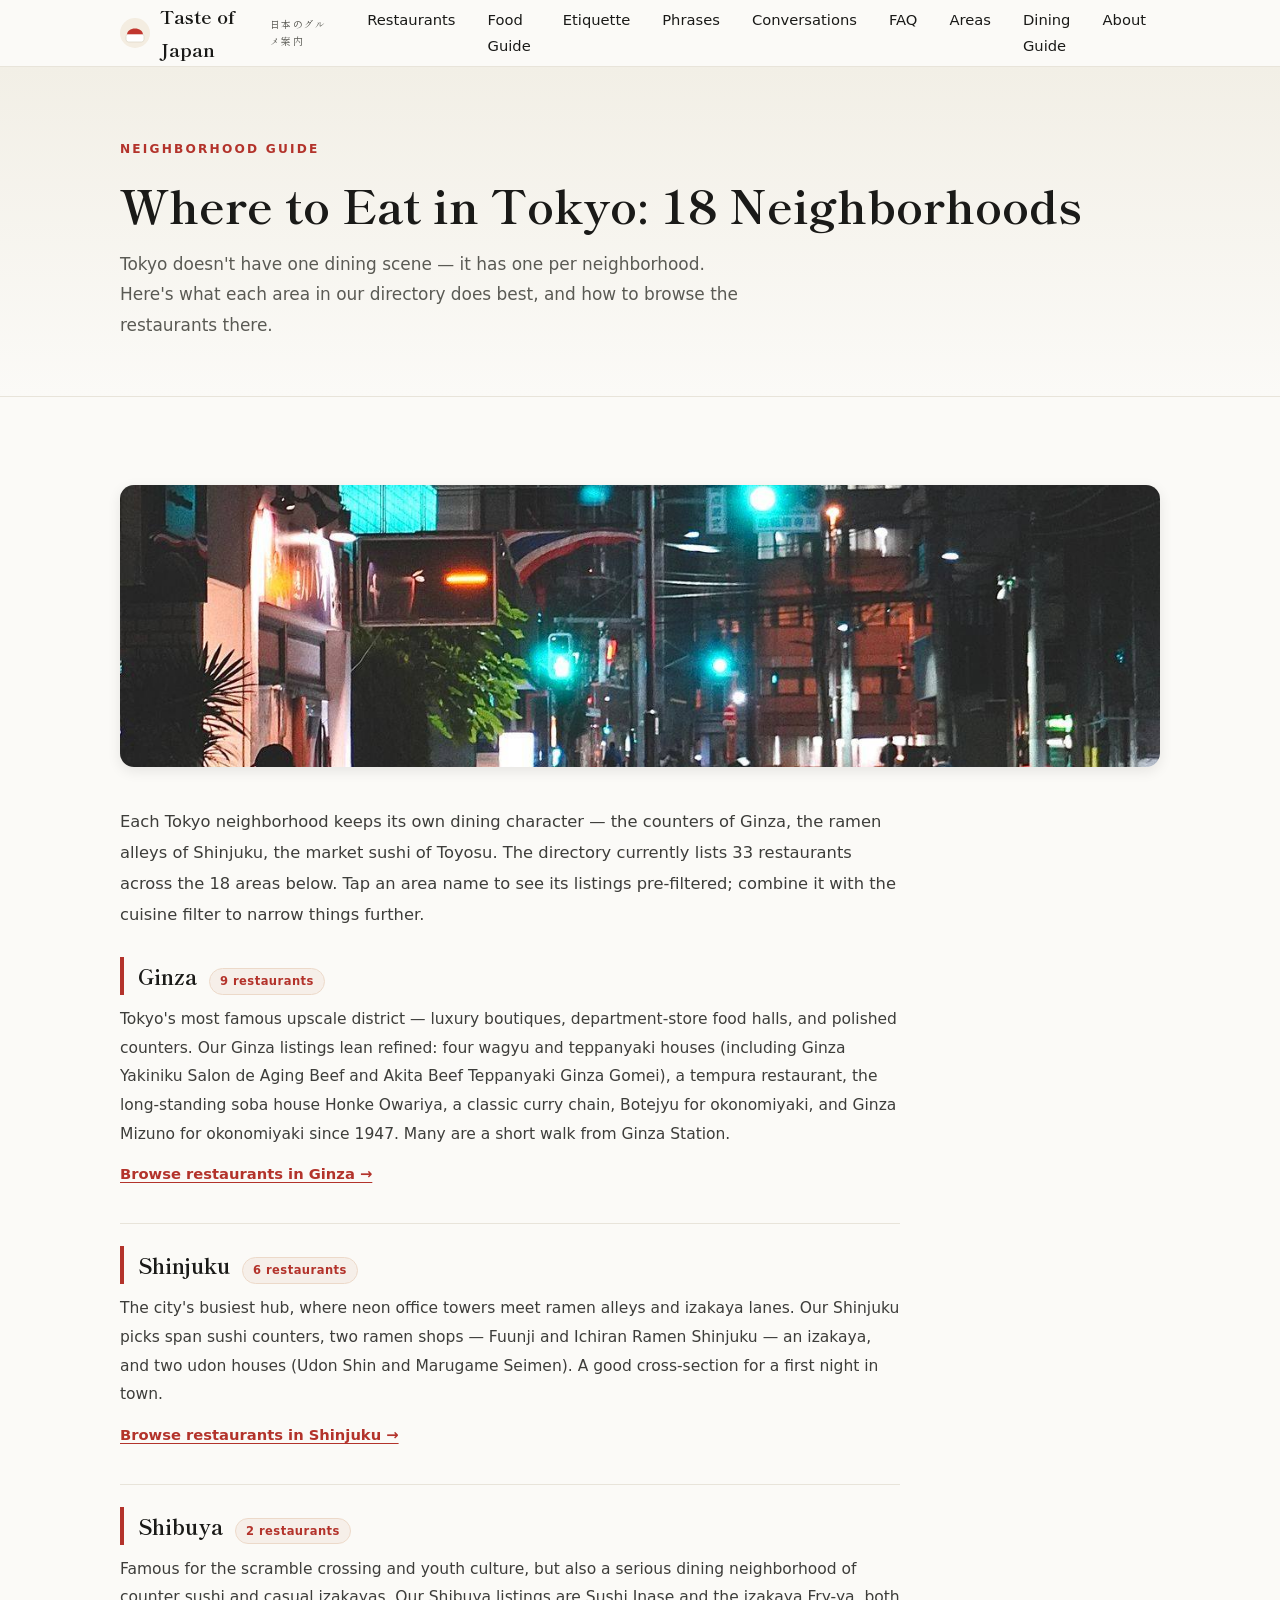
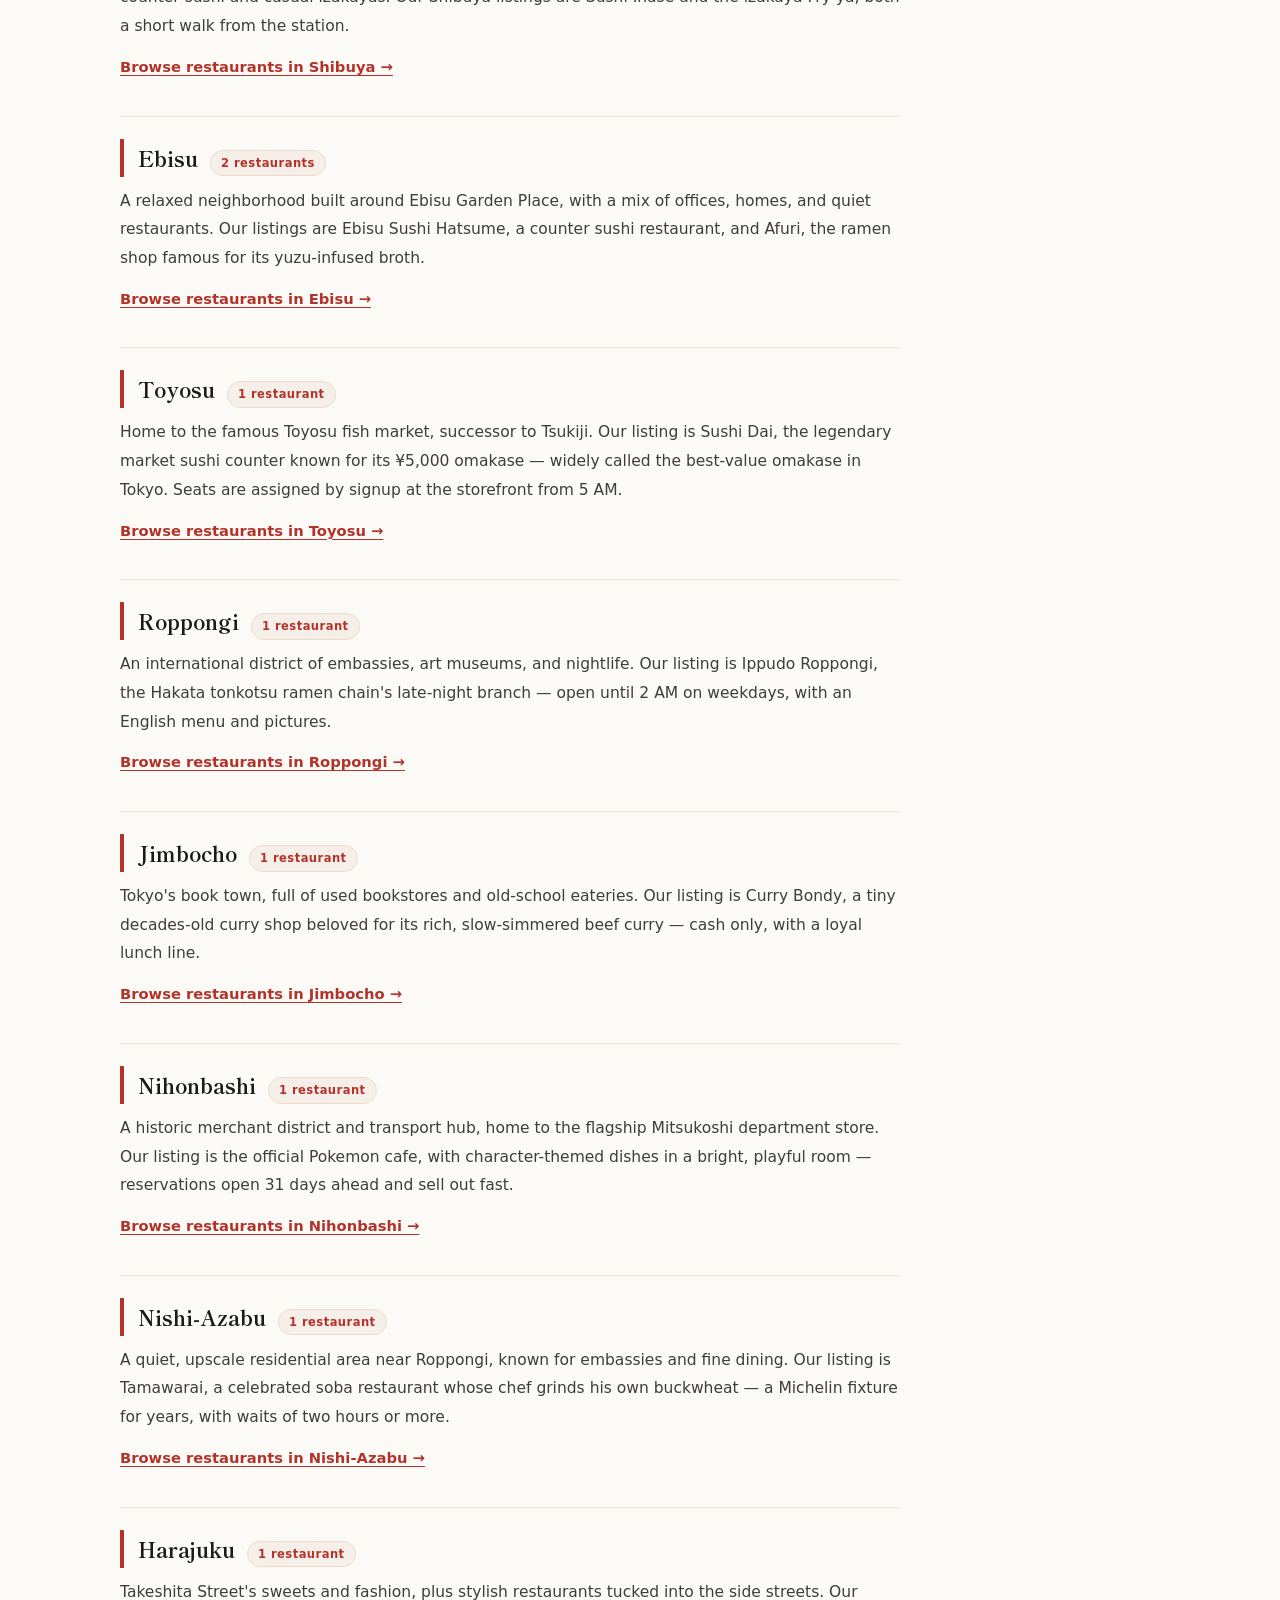
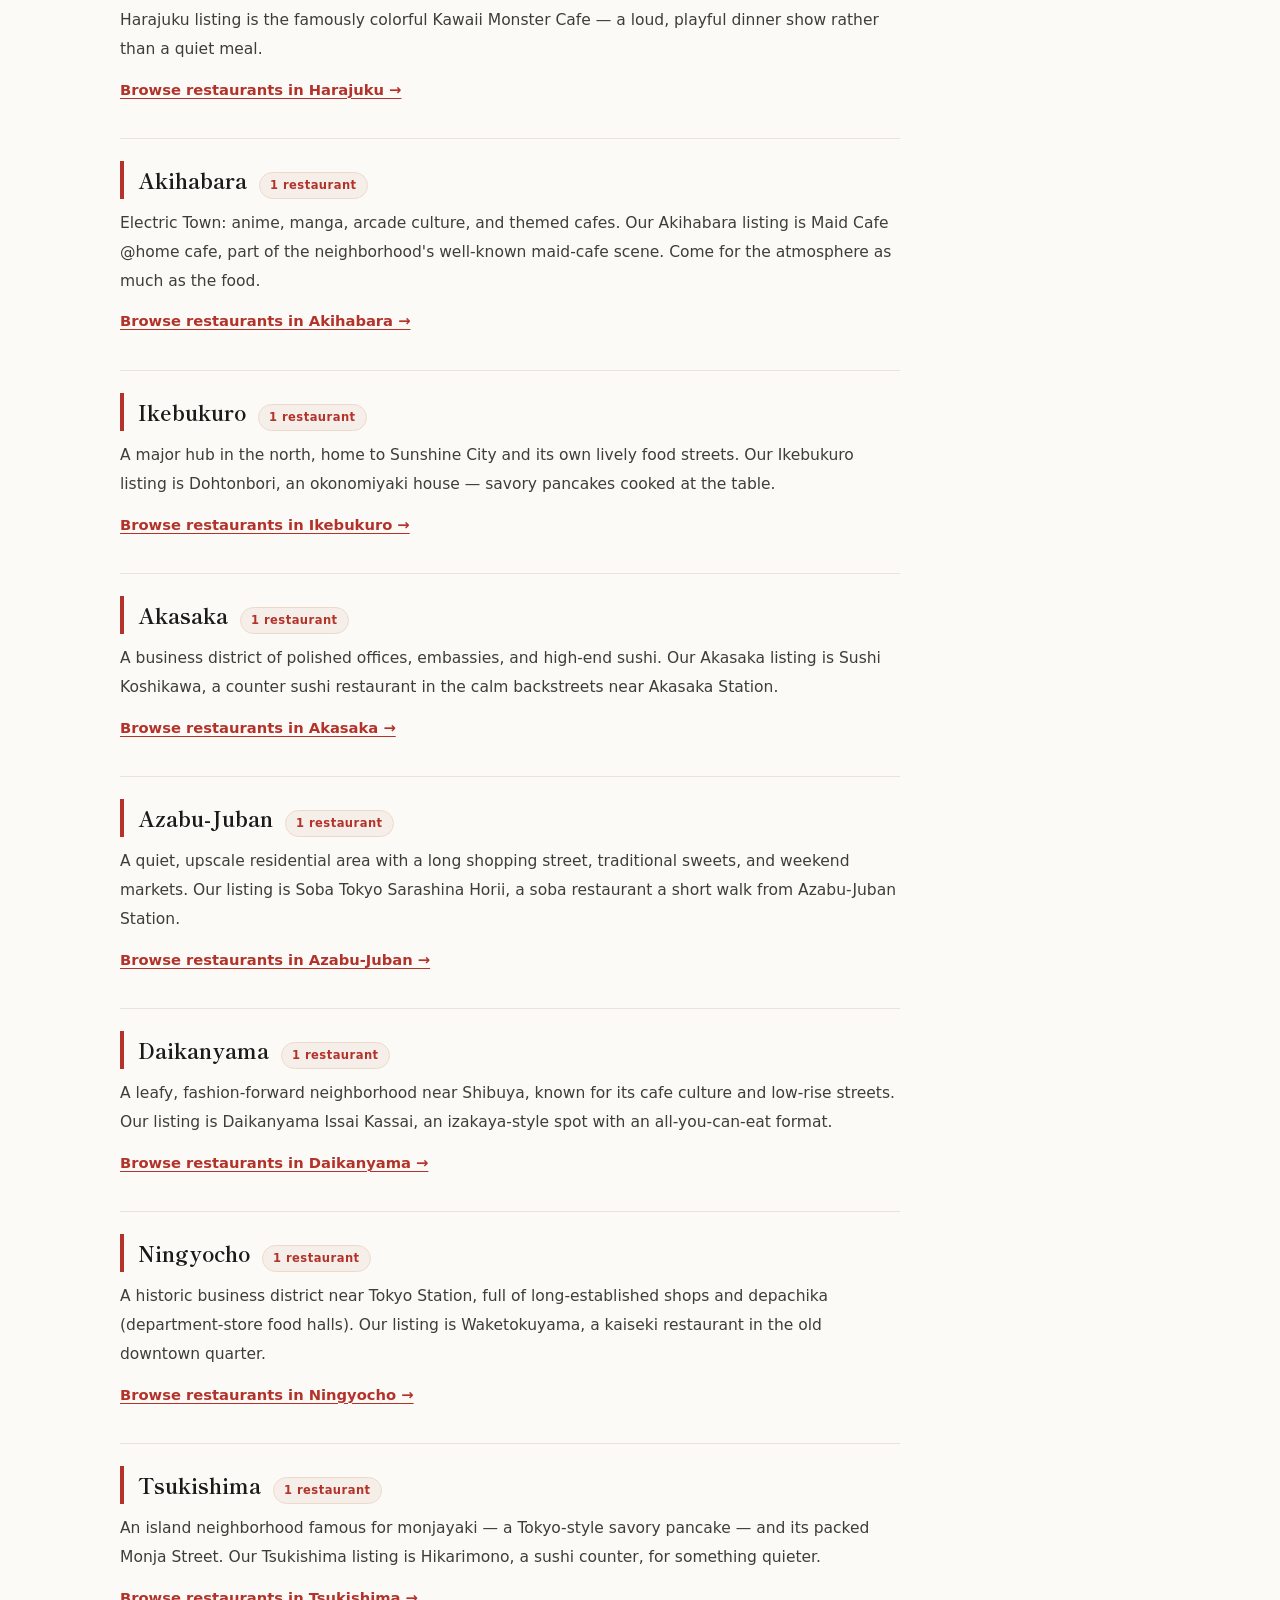
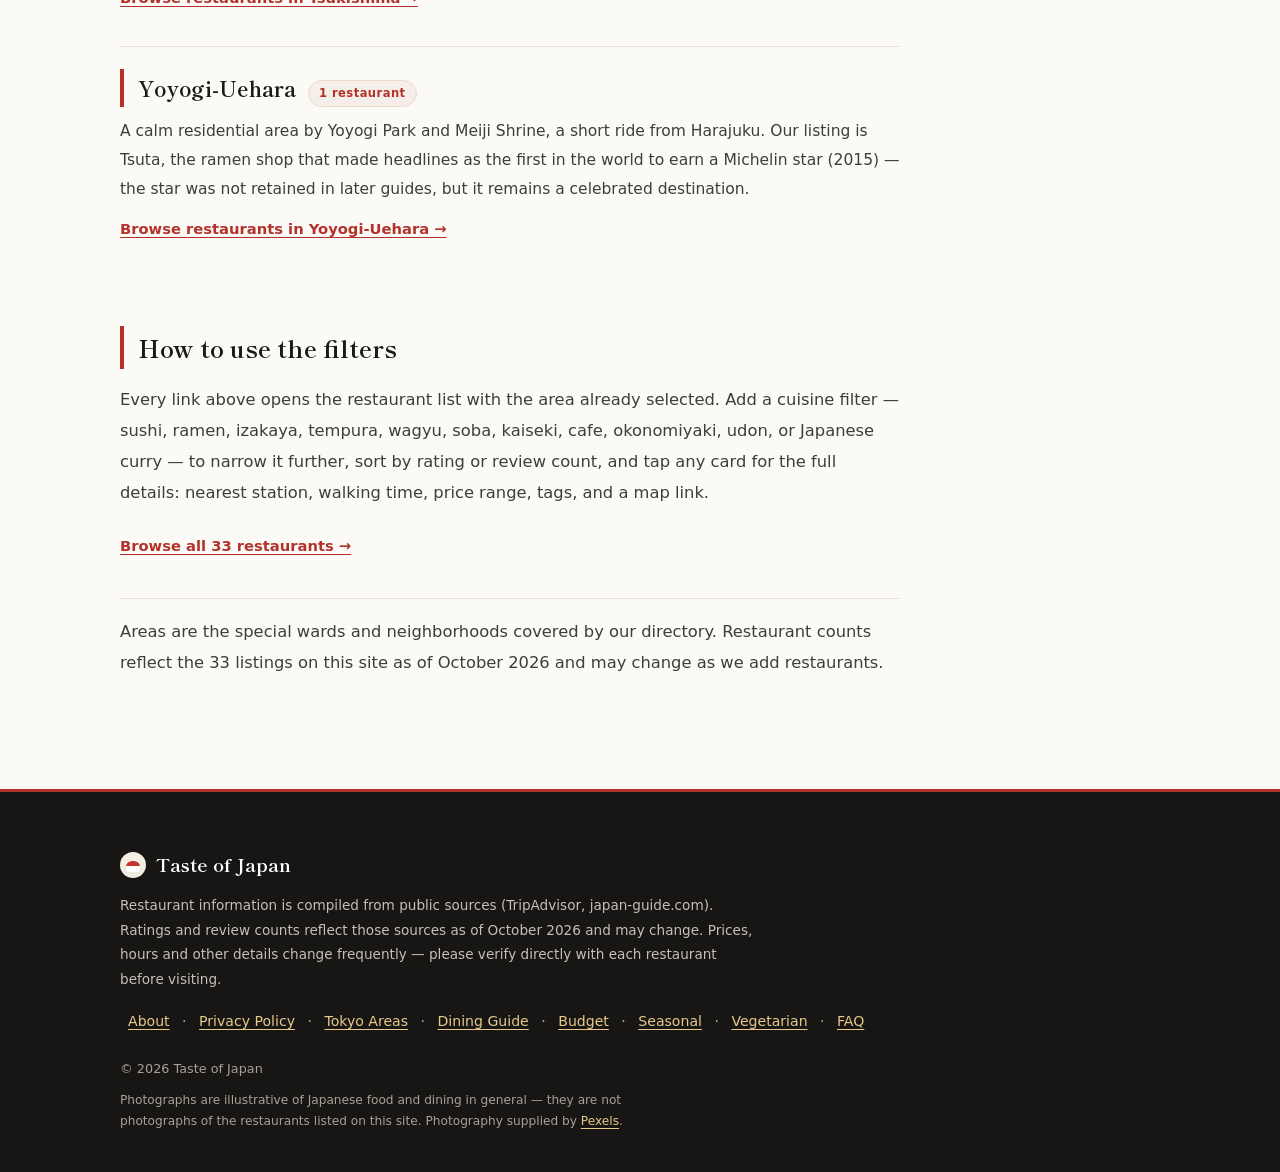
<file: tokyo-areas.html>
<!DOCTYPE html>
<html lang="en">
<head>
<meta charset="UTF-8">
<meta name="viewport" content="width=device-width, initial-scale=1.0">
<title>Where to Eat in Tokyo — Neighborhood Guide | Taste of Japan</title>
<meta name="description" content="Eighteen Tokyo neighborhoods and what each does best — from Ginza's polished counters to Toyosu's market sushi. Browse our restaurant directory by area.">
<meta name="theme-color" content="#fbfaf7">
<meta property="og:type" content="article">
<meta property="og:url" content="https://ofjapantaste.com/tokyo-areas.html">
<meta property="og:title" content="Where to Eat in Tokyo — Neighborhood Guide">
<meta property="og:description" content="Eighteen Tokyo neighborhoods and what each does best, from Ginza's polished counters to Toyosu's market sushi.">
<meta property="og:image" content="https://ofjapantaste.com/img/og-areas.jpg">
<meta property="og:site_name" content="Taste of Japan">
<meta name="twitter:card" content="summary_large_image">
<link rel="canonical" href="https://ofjapantaste.com/tokyo-areas.html">
<link rel="icon" href="img/mark.svg" type="image/svg+xml">
<link rel="alternate" type="application/rss+xml" title="Taste of Japan — Tokyo Restaurant Guide" href="feed.xml">
<link rel="preconnect" href="https://fonts.googleapis.com">
<link rel="preconnect" href="https://fonts.gstatic.com" crossorigin>
<link href="https://fonts.googleapis.com/css2?family=Shippori+Mincho:wght@600;700&display=swap" rel="stylesheet">
<link rel="stylesheet" href="css/styles-v20.css">
<script type="application/ld+json">
{
  "@context": "https://schema.org",
  "@type": "Article",
  "headline": "Where to Eat in Tokyo — Neighborhood Guide",
  "description": "Eighteen Tokyo neighborhoods and what each does best — from Ginza's polished counters to Toyosu's market sushi. Browse our restaurant directory by area.",
  "url": "https://ofjapantaste.com/tokyo-areas.html",
  "inLanguage": "en",
  "datePublished": "2026-10-14",
  "dateModified": "2026-10-14",
  "author": { "@type": "Organization", "name": "Taste of Japan", "url": "https://ofjapantaste.com/" },
  "publisher": { "@type": "Organization", "name": "Taste of Japan", "url": "https://ofjapantaste.com/" }
}
</script>
</head>
<body>
<div class="progress" id="progress" role="presentation"></div>

<header class="site-header">
  <div class="container header-inner">
    <a href="index.html" class="brand">
      <svg class="brand__mark" viewBox="0 0 40 40" role="img" aria-label="Taste of Japan logo" focusable="false">
        <circle cx="20" cy="20" r="20" fill="#f4ede1"/>
        <rect x="8" y="21" width="24" height="11" rx="3.5" fill="#ffffff" stroke="#ddd6c6" stroke-width="1"/>
        <path d="M9.5 21.5c0-4.2 4.5-7.5 10.5-7.5s10.5 3.3 10.5 7.5z" fill="#c1372f"/>
      </svg>
      Taste of Japan <span class="brand__sub">日本のグルメ案内</span>
    </a>
    <button class="nav-toggle" id="navToggle" aria-label="Toggle menu" aria-expanded="false">☰</button>
    <nav class="nav-menu" id="navMenu">
      <a href="index.html#restaurants" class="nav-link">Restaurants</a>
      <a href="index.html#guide" class="nav-link">Food Guide</a>
      <a href="index.html#etiquette" class="nav-link">Etiquette</a>
      <a href="index.html#phrases" class="nav-link">Phrases</a>
      <a href="index.html#conversations" class="nav-link">Conversations</a>
      <a href="index.html#faq" class="nav-link">FAQ</a>
      <a href="tokyo-areas.html" class="nav-link">Areas</a>
      <a href="eat-in-japan.html" class="nav-link">Dining Guide</a>
      <a href="about.html" class="nav-link">About</a>
    </nav>
  </div>
</header>

<section class="article-hero">
  <div class="container">
    <p class="article-hero__eyebrow">Neighborhood Guide</p>
    <h1>Where to Eat in Tokyo: 18 Neighborhoods</h1>
    <p class="article-hero__lede">Tokyo doesn't have one dining scene — it has one per neighborhood. Here's what each area in our directory does best, and how to browse the restaurants there.</p>
  </div>
</section>

<main>

<section class="section">
  <div class="container">
    <div class="photo-band">
      <img src="img/art-areas.jpg" alt="A quiet Tokyo street at night, with people walking past shop lights" width="1200" height="800" loading="lazy" decoding="async">
    </div>

    <div class="article-body">

      <p>Each Tokyo neighborhood keeps its own dining character — the counters of Ginza, the ramen alleys of Shinjuku, the market sushi of Toyosu. The directory currently lists 33 restaurants across the 18 areas below. Tap an area name to see its listings pre-filtered; combine it with the cuisine filter to narrow things further.</p>

      <div class="area-block">
        <h2>Ginza <span class="count">9 restaurants</span></h2>
        <p>Tokyo's most famous upscale district — luxury boutiques, department-store food halls, and polished counters. Our Ginza listings lean refined: four wagyu and teppanyaki houses (including Ginza Yakiniku Salon de Aging Beef and Akita Beef Teppanyaki Ginza Gomei), a tempura restaurant, the long-standing soba house Honke Owariya, a classic curry chain, Botejyu for okonomiyaki, and Ginza Mizuno for okonomiyaki since 1947. Many are a short walk from Ginza Station.</p>
        <p><a class="area-link" href="index.html?area=Ginza#restaurants">Browse restaurants in Ginza →</a></p>
      </div>

      <div class="area-block">
        <h2>Shinjuku <span class="count">6 restaurants</span></h2>
        <p>The city's busiest hub, where neon office towers meet ramen alleys and izakaya lanes. Our Shinjuku picks span sushi counters, two ramen shops — Fuunji and Ichiran Ramen Shinjuku — an izakaya, and two udon houses (Udon Shin and Marugame Seimen). A good cross-section for a first night in town.</p>
        <p><a class="area-link" href="index.html?area=Shinjuku#restaurants">Browse restaurants in Shinjuku →</a></p>
      </div>

      <div class="area-block">
        <h2>Shibuya <span class="count">2 restaurants</span></h2>
        <p>Famous for the scramble crossing and youth culture, but also a serious dining neighborhood of counter sushi and casual izakayas. Our Shibuya listings are Sushi Inase and the izakaya Fry-ya, both a short walk from the station.</p>
        <p><a class="area-link" href="index.html?area=Shibuya#restaurants">Browse restaurants in Shibuya →</a></p>
      </div>

      <div class="area-block">
        <h2>Ebisu <span class="count">2 restaurants</span></h2>
        <p>A relaxed neighborhood built around Ebisu Garden Place, with a mix of offices, homes, and quiet restaurants. Our listings are Ebisu Sushi Hatsume, a counter sushi restaurant, and Afuri, the ramen shop famous for its yuzu-infused broth.</p>
        <p><a class="area-link" href="index.html?area=Ebisu#restaurants">Browse restaurants in Ebisu →</a></p>
      </div>

      <div class="area-block">
        <h2>Toyosu <span class="count">1 restaurant</span></h2>
        <p>Home to the famous Toyosu fish market, successor to Tsukiji. Our listing is Sushi Dai, the legendary market sushi counter known for its ¥5,000 omakase — widely called the best-value omakase in Tokyo. Seats are assigned by signup at the storefront from 5 AM.</p>
        <p><a class="area-link" href="index.html?area=Toyosu#restaurants">Browse restaurants in Toyosu →</a></p>
      </div>

      <div class="area-block">
        <h2>Roppongi <span class="count">1 restaurant</span></h2>
        <p>An international district of embassies, art museums, and nightlife. Our listing is Ippudo Roppongi, the Hakata tonkotsu ramen chain's late-night branch — open until 2 AM on weekdays, with an English menu and pictures.</p>
        <p><a class="area-link" href="index.html?area=Roppongi#restaurants">Browse restaurants in Roppongi →</a></p>
      </div>

      <div class="area-block">
        <h2>Jimbocho <span class="count">1 restaurant</span></h2>
        <p>Tokyo's book town, full of used bookstores and old-school eateries. Our listing is Curry Bondy, a tiny decades-old curry shop beloved for its rich, slow-simmered beef curry — cash only, with a loyal lunch line.</p>
        <p><a class="area-link" href="index.html?area=Jimbocho#restaurants">Browse restaurants in Jimbocho →</a></p>
      </div>

      <div class="area-block">
        <h2>Nihonbashi <span class="count">1 restaurant</span></h2>
        <p>A historic merchant district and transport hub, home to the flagship Mitsukoshi department store. Our listing is the official Pokemon cafe, with character-themed dishes in a bright, playful room — reservations open 31 days ahead and sell out fast.</p>
        <p><a class="area-link" href="index.html?area=Nihonbashi#restaurants">Browse restaurants in Nihonbashi →</a></p>
      </div>

      <div class="area-block">
        <h2>Nishi-Azabu <span class="count">1 restaurant</span></h2>
        <p>A quiet, upscale residential area near Roppongi, known for embassies and fine dining. Our listing is Tamawarai, a celebrated soba restaurant whose chef grinds his own buckwheat — a Michelin fixture for years, with waits of two hours or more.</p>
        <p><a class="area-link" href="index.html?area=Nishi-Azabu#restaurants">Browse restaurants in Nishi-Azabu →</a></p>
      </div>

      <div class="area-block">
        <h2>Harajuku <span class="count">1 restaurant</span></h2>
        <p>Takeshita Street's sweets and fashion, plus stylish restaurants tucked into the side streets. Our Harajuku listing is the famously colorful Kawaii Monster Cafe — a loud, playful dinner show rather than a quiet meal.</p>
        <p><a class="area-link" href="index.html?area=Harajuku#restaurants">Browse restaurants in Harajuku →</a></p>
      </div>

      <div class="area-block">
        <h2>Akihabara <span class="count">1 restaurant</span></h2>
        <p>Electric Town: anime, manga, arcade culture, and themed cafes. Our Akihabara listing is Maid Cafe @home cafe, part of the neighborhood's well-known maid-cafe scene. Come for the atmosphere as much as the food.</p>
        <p><a class="area-link" href="index.html?area=Akihabara#restaurants">Browse restaurants in Akihabara →</a></p>
      </div>

      <div class="area-block">
        <h2>Ikebukuro <span class="count">1 restaurant</span></h2>
        <p>A major hub in the north, home to Sunshine City and its own lively food streets. Our Ikebukuro listing is Dohtonbori, an okonomiyaki house — savory pancakes cooked at the table.</p>
        <p><a class="area-link" href="index.html?area=Ikebukuro#restaurants">Browse restaurants in Ikebukuro →</a></p>
      </div>

      <div class="area-block">
        <h2>Akasaka <span class="count">1 restaurant</span></h2>
        <p>A business district of polished offices, embassies, and high-end sushi. Our Akasaka listing is Sushi Koshikawa, a counter sushi restaurant in the calm backstreets near Akasaka Station.</p>
        <p><a class="area-link" href="index.html?area=Akasaka#restaurants">Browse restaurants in Akasaka →</a></p>
      </div>

      <div class="area-block">
        <h2>Azabu-Juban <span class="count">1 restaurant</span></h2>
        <p>A quiet, upscale residential area with a long shopping street, traditional sweets, and weekend markets. Our listing is Soba Tokyo Sarashina Horii, a soba restaurant a short walk from Azabu-Juban Station.</p>
        <p><a class="area-link" href="index.html?area=Azabu-Juban#restaurants">Browse restaurants in Azabu-Juban →</a></p>
      </div>

      <div class="area-block">
        <h2>Daikanyama <span class="count">1 restaurant</span></h2>
        <p>A leafy, fashion-forward neighborhood near Shibuya, known for its cafe culture and low-rise streets. Our listing is Daikanyama Issai Kassai, an izakaya-style spot with an all-you-can-eat format.</p>
        <p><a class="area-link" href="index.html?area=Daikanyama#restaurants">Browse restaurants in Daikanyama →</a></p>
      </div>

      <div class="area-block">
        <h2>Ningyocho <span class="count">1 restaurant</span></h2>
        <p>A historic business district near Tokyo Station, full of long-established shops and depachika (department-store food halls). Our listing is Waketokuyama, a kaiseki restaurant in the old downtown quarter.</p>
        <p><a class="area-link" href="index.html?area=Ningyocho#restaurants">Browse restaurants in Ningyocho →</a></p>
      </div>

      <div class="area-block">
        <h2>Tsukishima <span class="count">1 restaurant</span></h2>
        <p>An island neighborhood famous for monjayaki — a Tokyo-style savory pancake — and its packed Monja Street. Our Tsukishima listing is Hikarimono, a sushi counter, for something quieter.</p>
        <p><a class="area-link" href="index.html?area=Tsukishima#restaurants">Browse restaurants in Tsukishima →</a></p>
      </div>

      <div class="area-block">
        <h2>Yoyogi-Uehara <span class="count">1 restaurant</span></h2>
        <p>A calm residential area by Yoyogi Park and Meiji Shrine, a short ride from Harajuku. Our listing is Tsuta, the ramen shop that made headlines as the first in the world to earn a Michelin star (2015) — the star was not retained in later guides, but it remains a celebrated destination.</p>
        <p><a class="area-link" href="index.html?area=Yoyogi-Uehara#restaurants">Browse restaurants in Yoyogi-Uehara →</a></p>
      </div>

      <h2>How to use the filters</h2>
      <p>Every link above opens the restaurant list with the area already selected. Add a cuisine filter — sushi, ramen, izakaya, tempura, wagyu, soba, kaiseki, cafe, okonomiyaki, udon, or Japanese curry — to narrow it further, sort by rating or review count, and tap any card for the full details: nearest station, walking time, price range, tags, and a map link.</p>
      <p><a class="area-link" href="index.html#restaurants">Browse all 33 restaurants →</a></p>

      <p class="fine-print">Areas are the special wards and neighborhoods covered by our directory. Restaurant counts reflect the 33 listings on this site as of October 2026 and may change as we add restaurants.</p>

    </div>
  </div>
</section>

</main>

<footer class="site-footer">
  <div class="container">
    <p class="footer__brand">
      <svg viewBox="0 0 40 40" role="img" aria-label="Taste of Japan logo" focusable="false">
        <circle cx="20" cy="20" r="20" fill="#f4ede1"/>
        <rect x="8" y="21" width="24" height="11" rx="3.5" fill="#ffffff" stroke="#ddd6c6" stroke-width="1"/>
        <path d="M9.5 21.5c0-4.2 4.5-7.5 10.5-7.5s10.5 3.3 10.5 7.5z" fill="#c1372f"/>
      </svg>
      Taste of Japan
    </p>
    <p class="footer__note">Restaurant information is compiled from public sources (TripAdvisor, japan-guide.com). Ratings and review counts reflect those sources as of October 2026 and may change. Prices, hours and other details change frequently — please verify directly with each restaurant before visiting.</p>
    <p class="footer__links"><a href="about.html">About</a> · <a href="privacy.html">Privacy Policy</a> · <a href="tokyo-areas.html">Tokyo Areas</a> · <a href="eat-in-japan.html">Dining Guide</a> · <a href="budget.html">Budget</a> · <a href="seasonal.html">Seasonal</a> · <a href="vegetarian.html">Vegetarian</a> · <a href="index.html#faq">FAQ</a></p>
    <p class="footer__copy">© 2026 Taste of Japan</p>
    <p class="footer__credit">Photographs are illustrative of Japanese food and dining in general — they are not photographs of the restaurants listed on this site. Photography supplied by <a href="https://www.pexels.com/" rel="noopener nofollow" target="_blank">Pexels</a>.</p>
  </div>
</footer>

<button class="to-top" id="toTop" aria-label="Back to top" title="Back to top">↑</button>

<script src="js/main-v15.js"></script>
<script src="js/analytics-v14.js" defer></script>
</body>
</html>
</file>
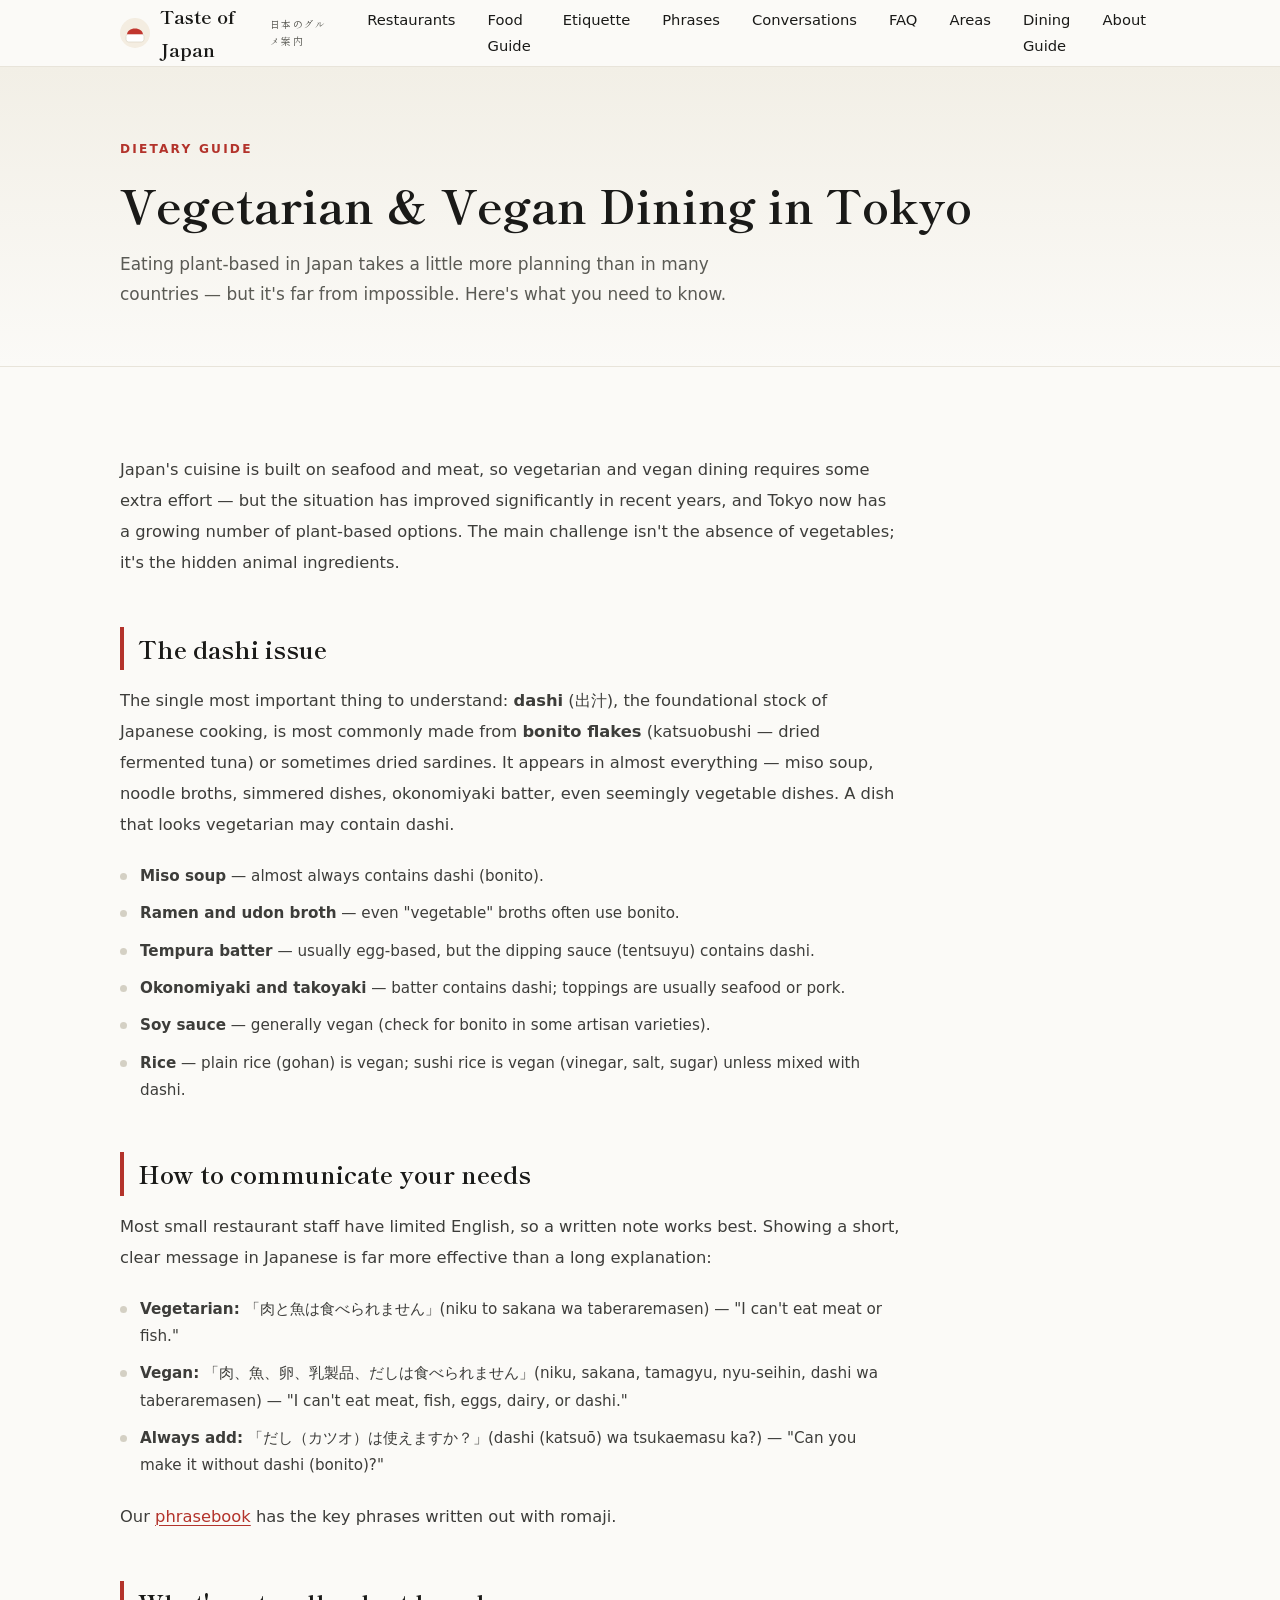
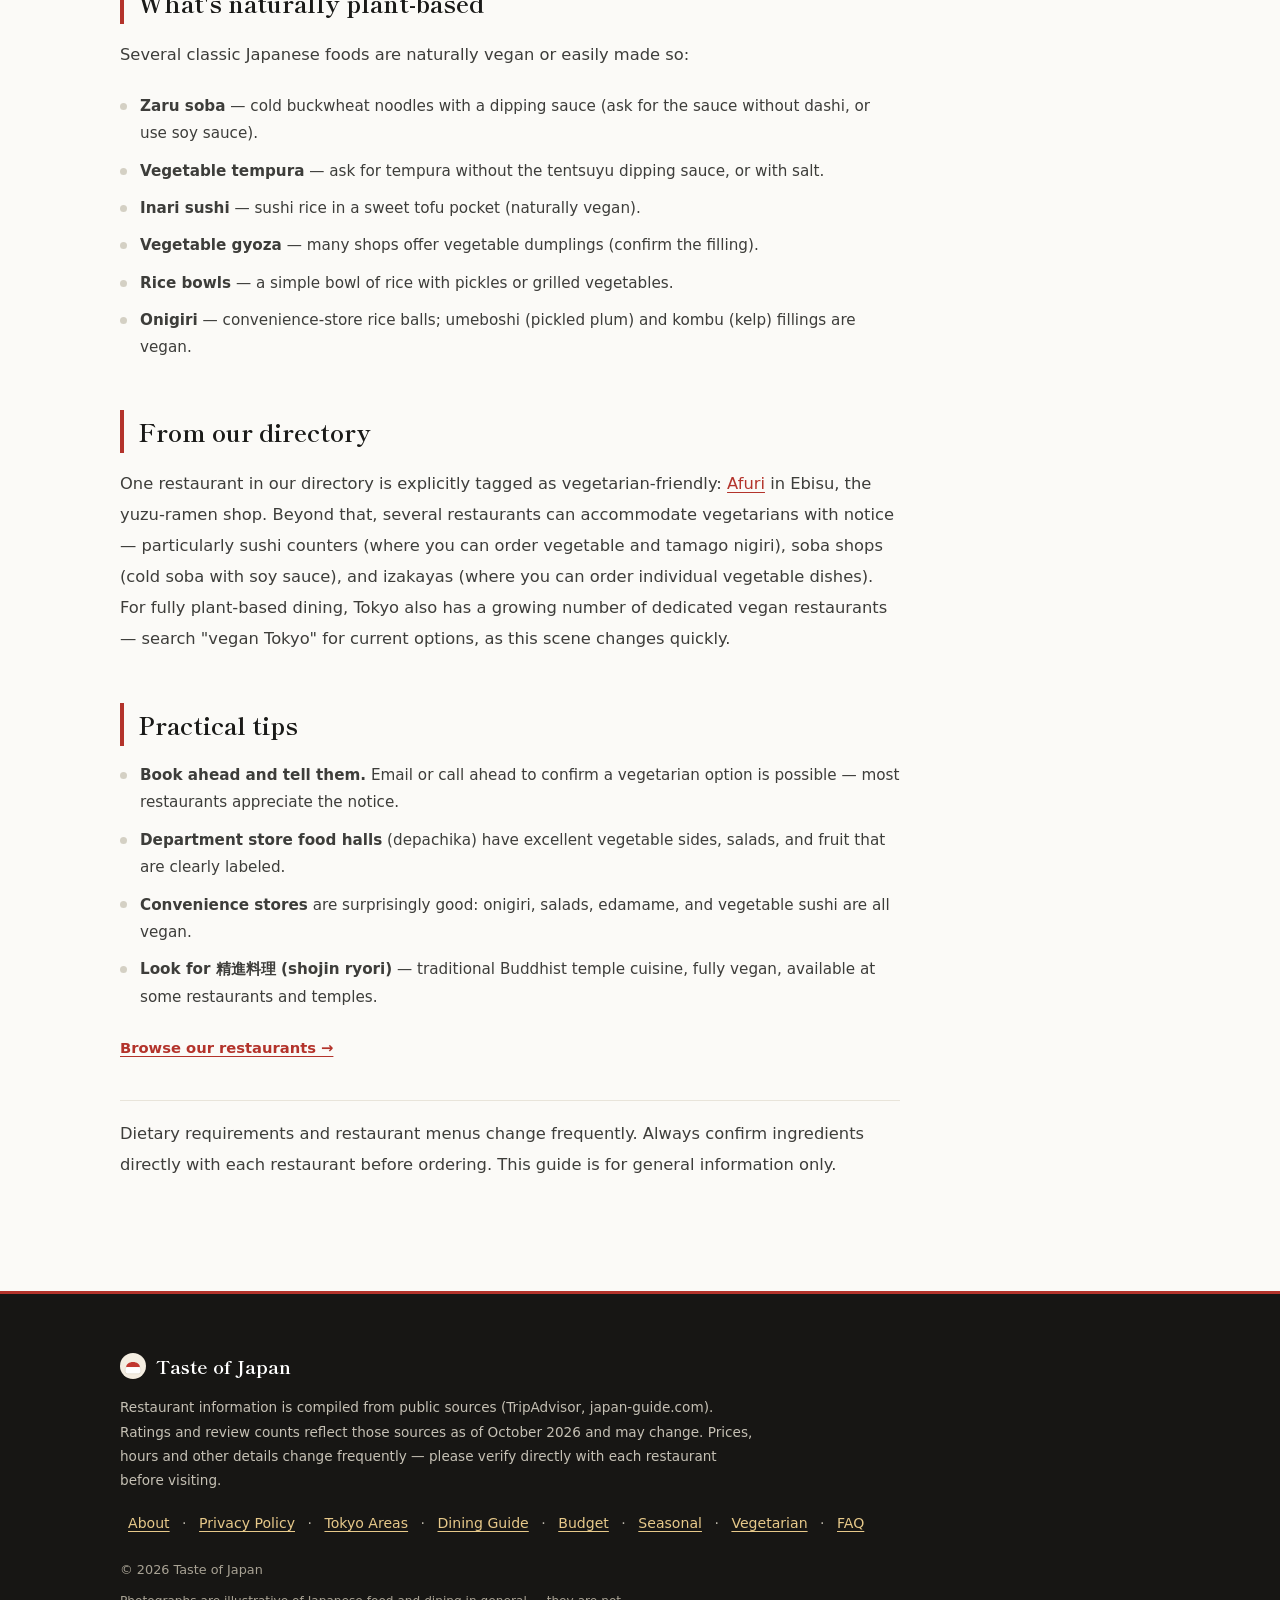
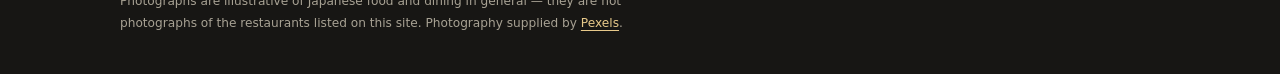
<file: vegetarian.html>
<!DOCTYPE html>
<html lang="en">
<head>
<meta charset="UTF-8">
<meta name="viewport" content="width=device-width, initial-scale=1.0">
<title>Vegetarian & Vegan Dining in Tokyo | Taste of Japan</title>
<meta name="description" content="A practical guide to vegetarian and vegan dining in Japan — the dashi issue, how to communicate your needs, and which restaurants in our directory can accommodate plant-based diets.">
<meta name="theme-color" content="#fbfaf7">
<meta property="og:type" content="article">
<meta property="og:url" content="https://ofjapantaste.com/vegetarian.html">
<meta property="og:title" content="Vegetarian & Vegan Dining in Tokyo">
<meta property="og:description" content="A practical guide to vegetarian and vegan dining in Japan — the dashi issue, how to communicate your needs, and restaurant options.">
<meta property="og:image" content="https://ofjapantaste.com/img/og-vegetarian.jpg">
<meta property="og:site_name" content="Taste of Japan">
<meta name="twitter:card" content="summary_large_image">
<link rel="canonical" href="https://ofjapantaste.com/vegetarian.html">
<link rel="icon" href="img/mark.svg" type="image/svg+xml">
<link rel="alternate" type="application/rss+xml" title="Taste of Japan — Tokyo Restaurant Guide" href="feed.xml">
<link rel="preconnect" href="https://fonts.googleapis.com">
<link rel="preconnect" href="https://fonts.gstatic.com" crossorigin>
<link href="https://fonts.googleapis.com/css2?family=Shippori+Mincho:wght@600;700&display=swap" rel="stylesheet">
<link rel="stylesheet" href="css/styles-v20.css">
<script type="application/ld+json">
{
  "@context": "https://schema.org",
  "@type": "Article",
  "headline": "Vegetarian & Vegan Dining in Tokyo",
  "description": "A practical guide to vegetarian and vegan dining in Japan — the dashi issue, how to communicate your needs, and restaurant options.",
  "url": "https://ofjapantaste.com/vegetarian.html",
  "inLanguage": "en",
  "datePublished": "2026-10-14",
  "dateModified": "2026-10-14",
  "author": { "@type": "Organization", "name": "Taste of Japan", "url": "https://ofjapantaste.com/" },
  "publisher": { "@type": "Organization", "name": "Taste of Japan", "url": "https://ofjapantaste.com/" }
}
</script>
</head>
<body>
<div class="progress" id="progress" role="presentation"></div>

<header class="site-header">
  <div class="container header-inner">
    <a href="index.html" class="brand">
      <svg class="brand__mark" viewBox="0 0 40 40" role="img" aria-label="Taste of Japan logo" focusable="false">
        <circle cx="20" cy="20" r="20" fill="#f4ede1"/>
        <rect x="8" y="21" width="24" height="11" rx="3.5" fill="#ffffff" stroke="#ddd6c6" stroke-width="1"/>
        <path d="M9.5 21.5c0-4.2 4.5-7.5 10.5-7.5s10.5 3.3 10.5 7.5z" fill="#c1372f"/>
      </svg>
      Taste of Japan <span class="brand__sub">日本のグルメ案内</span>
    </a>
    <button class="nav-toggle" id="navToggle" aria-label="Toggle menu" aria-expanded="false">☰</button>
    <nav class="nav-menu" id="navMenu">
      <a href="index.html#restaurants" class="nav-link">Restaurants</a>
      <a href="index.html#guide" class="nav-link">Food Guide</a>
      <a href="index.html#etiquette" class="nav-link">Etiquette</a>
      <a href="index.html#phrases" class="nav-link">Phrases</a>
      <a href="index.html#conversations" class="nav-link">Conversations</a>
      <a href="index.html#faq" class="nav-link">FAQ</a>
      <a href="tokyo-areas.html" class="nav-link">Areas</a>
      <a href="eat-in-japan.html" class="nav-link">Dining Guide</a>
      <a href="about.html" class="nav-link">About</a>
    </nav>
  </div>
</header>

<section class="article-hero">
  <div class="container">
    <p class="article-hero__eyebrow">Dietary Guide</p>
    <h1>Vegetarian &amp; Vegan Dining in Tokyo</h1>
    <p class="article-hero__lede">Eating plant-based in Japan takes a little more planning than in many countries — but it's far from impossible. Here's what you need to know.</p>
  </div>
</section>

<main>

<section class="section">
  <div class="container">

    <div class="article-body">

      <p>Japan's cuisine is built on seafood and meat, so vegetarian and vegan dining requires some extra effort — but the situation has improved significantly in recent years, and Tokyo now has a growing number of plant-based options. The main challenge isn't the absence of vegetables; it's the hidden animal ingredients.</p>

      <h2>The dashi issue</h2>
      <p>The single most important thing to understand: <b>dashi</b> (出汁), the foundational stock of Japanese cooking, is most commonly made from <b>bonito flakes</b> (katsuobushi — dried fermented tuna) or sometimes dried sardines. It appears in almost everything — miso soup, noodle broths, simmered dishes, okonomiyaki batter, even seemingly vegetable dishes. A dish that looks vegetarian may contain dashi.</p>
      <ul class="plain-list">
        <li><b>Miso soup</b> — almost always contains dashi (bonito).</li>
        <li><b>Ramen and udon broth</b> — even "vegetable" broths often use bonito.</li>
        <li><b>Tempura batter</b> — usually egg-based, but the dipping sauce (tentsuyu) contains dashi.</li>
        <li><b>Okonomiyaki and takoyaki</b> — batter contains dashi; toppings are usually seafood or pork.</li>
        <li><b>Soy sauce</b> — generally vegan (check for bonito in some artisan varieties).</li>
        <li><b>Rice</b> — plain rice (gohan) is vegan; sushi rice is vegan (vinegar, salt, sugar) unless mixed with dashi.</li>
      </ul>

      <h2>How to communicate your needs</h2>
      <p>Most small restaurant staff have limited English, so a written note works best. Showing a short, clear message in Japanese is far more effective than a long explanation:</p>
      <ul class="plain-list">
        <li><b>Vegetarian:</b> 「肉と魚は食べられません」(niku to sakana wa taberaremasen) — "I can't eat meat or fish."</li>
        <li><b>Vegan:</b> 「肉、魚、卵、乳製品、だしは食べられません」(niku, sakana, tamagyu, nyu-seihin, dashi wa taberaremasen) — "I can't eat meat, fish, eggs, dairy, or dashi."</li>
        <li><b>Always add:</b> 「だし（カツオ）は使えますか？」(dashi (katsuō) wa tsukaemasu ka?) — "Can you make it without dashi (bonito)?"</li>
      </ul>
      <p>Our <a href="index.html#phrases">phrasebook</a> has the key phrases written out with romaji.</p>

      <h2>What's naturally plant-based</h2>
      <p>Several classic Japanese foods are naturally vegan or easily made so:</p>
      <ul class="plain-list">
        <li><b>Zaru soba</b> — cold buckwheat noodles with a dipping sauce (ask for the sauce without dashi, or use soy sauce).</li>
        <li><b>Vegetable tempura</b> — ask for tempura without the tentsuyu dipping sauce, or with salt.</li>
        <li><b>Inari sushi</b> — sushi rice in a sweet tofu pocket (naturally vegan).</li>
        <li><b>Vegetable gyoza</b> — many shops offer vegetable dumplings (confirm the filling).</li>
        <li><b>Rice bowls</b> — a simple bowl of rice with pickles or grilled vegetables.</li>
        <li><b>Onigiri</b> — convenience-store rice balls; umeboshi (pickled plum) and kombu (kelp) fillings are vegan.</li>
      </ul>

      <h2>From our directory</h2>
      <p>One restaurant in our directory is explicitly tagged as vegetarian-friendly: <a href="index.html?area=Ebisu#restaurants">Afuri</a> in Ebisu, the yuzu-ramen shop. Beyond that, several restaurants can accommodate vegetarians with notice — particularly sushi counters (where you can order vegetable and tamago nigiri), soba shops (cold soba with soy sauce), and izakayas (where you can order individual vegetable dishes). For fully plant-based dining, Tokyo also has a growing number of dedicated vegan restaurants — search "vegan Tokyo" for current options, as this scene changes quickly.</p>

      <h2>Practical tips</h2>
      <ul class="plain-list">
        <li><b>Book ahead and tell them.</b> Email or call ahead to confirm a vegetarian option is possible — most restaurants appreciate the notice.</li>
        <li><b>Department store food halls</b> (depachika) have excellent vegetable sides, salads, and fruit that are clearly labeled.</li>
        <li><b>Convenience stores</b> are surprisingly good: onigiri, salads, edamame, and vegetable sushi are all vegan.</li>
        <li><b>Look for 精進料理 (shojin ryori)</b> — traditional Buddhist temple cuisine, fully vegan, available at some restaurants and temples.</li>
      </ul>

      <p><a class="area-link" href="index.html#restaurants">Browse our restaurants →</a></p>

      <p class="fine-print">Dietary requirements and restaurant menus change frequently. Always confirm ingredients directly with each restaurant before ordering. This guide is for general information only.</p>

    </div>
  </div>
</section>

</main>

<footer class="site-footer">
  <div class="container">
    <p class="footer__brand">
      <svg viewBox="0 0 40 40" role="img" aria-label="Taste of Japan logo" focusable="false">
        <circle cx="20" cy="20" r="20" fill="#f4ede1"/>
        <rect x="8" y="21" width="24" height="11" rx="3.5" fill="#ffffff" stroke="#ddd6c6" stroke-width="1"/>
        <path d="M9.5 21.5c0-4.2 4.5-7.5 10.5-7.5s10.5 3.3 10.5 7.5z" fill="#c1372f"/>
      </svg>
      Taste of Japan
    </p>
    <p class="footer__note">Restaurant information is compiled from public sources (TripAdvisor, japan-guide.com). Ratings and review counts reflect those sources as of October 2026 and may change. Prices, hours and other details change frequently — please verify directly with each restaurant before visiting.</p>
    <p class="footer__links"><a href="about.html">About</a> · <a href="privacy.html">Privacy Policy</a> · <a href="tokyo-areas.html">Tokyo Areas</a> · <a href="eat-in-japan.html">Dining Guide</a> · <a href="budget.html">Budget</a> · <a href="seasonal.html">Seasonal</a> · <a href="vegetarian.html">Vegetarian</a> · <a href="index.html#faq">FAQ</a></p>
    <p class="footer__copy">© 2026 Taste of Japan</p>
    <p class="footer__credit">Photographs are illustrative of Japanese food and dining in general — they are not photographs of the restaurants listed on this site. Photography supplied by <a href="https://www.pexels.com/" rel="noopener nofollow" target="_blank">Pexels</a>.</p>
  </div>
</footer>

<button class="to-top" id="toTop" aria-label="Back to top" title="Back to top">↑</button>

<script src="js/main-v15.js"></script>
<script src="js/analytics-v14.js" defer></script>
</body>
</html>
</file>
<file: css/styles-v20.css>
/* Taste of Japan — photo-led design (v8) */
:root{
  --ink:#1a1a18;
  --muted:#5a5a54;
  --line:#e8e4da;
  --line-dark:#d4d0c4;
  --bg:#fbfaf7;
  --paper:#ffffff;
  --accent:#b3332b;
  --gold:#a87b1f;
  --serif:'Shippori Mincho','Hiragino Mincho ProN',Georgia,serif;
  --sans:system-ui,-apple-system,'Segoe UI','Noto Sans JP',sans-serif;
  --shadow-sm:0 1px 3px rgba(0,0,0,.06);
  --shadow-md:0 4px 14px rgba(0,0,0,.09);
  --shadow-lg:0 18px 44px rgba(0,0,0,.18);
  --radius:14px;
  --radius-sm:8px;
  --night:#171614;
}

*{box-sizing:border-box;margin:0;padding:0}
html{scroll-behavior:smooth;scroll-padding-top:76px}
body{
  font-family:var(--sans);
  color:var(--ink);
  background:var(--bg);
  line-height:1.8;
  font-size:16px;
  -webkit-font-smoothing:antialiased;
}
a{color:var(--accent);text-decoration:none}
a:hover{text-decoration:underline}
main p a, main li a{text-decoration:underline;text-underline-offset:3px;text-decoration-thickness:1px}
.container{width:min(1040px,92%);margin-inline:auto}
button{font:inherit;cursor:pointer}
img{max-width:100%}

/* ---------- header ---------- */
.site-header{
  position:sticky;top:0;z-index:50;
  background:rgba(251,250,247,.92);
  backdrop-filter:saturate(180%) blur(10px);
  border-bottom:1px solid var(--line);
}
.header-inner{display:flex;align-items:center;justify-content:space-between;height:66px;gap:16px}
.brand{
  font-family:var(--serif);font-weight:700;font-size:1.15rem;color:var(--ink);
  display:flex;align-items:center;gap:10px;
}
.brand:hover{text-decoration:none}
.brand__mark{width:30px;height:30px;flex:none;display:block}
.brand__sub{font-size:.6rem;font-weight:400;letter-spacing:.14em;color:var(--muted)}
.nav-menu{display:flex;gap:4px}
.nav-link{
  color:var(--ink);font-size:.92rem;font-weight:500;
  padding:7px 14px;border-radius:6px;
}
.nav-link:hover{background:#f6f3ec;text-decoration:none}
.nav-link.active{background:var(--ink);color:#fff}
.nav-toggle{
  display:none;background:none;border:1px solid var(--line-dark);
  border-radius:6px;padding:8px 14px;font-size:1rem;color:var(--ink);
}

/* ---------- hero ---------- */
.hero{
  position:relative;
  color:#fff;
  padding:104px 0 84px;
  background:#211d1a url('../img/hero.jpg') center 42%/cover no-repeat;
  overflow:hidden;
  isolation:isolate;
}
.hero::before{
  content:"";position:absolute;inset:0;z-index:-1;
  background:
    linear-gradient(100deg,rgba(18,16,14,.92) 0%,rgba(18,16,14,.80) 42%,rgba(18,16,14,.42) 78%,rgba(18,16,14,.30) 100%),
    linear-gradient(180deg,rgba(18,16,14,.55) 0%,rgba(18,16,14,0) 35%,rgba(18,16,14,.60) 100%);
}
.hero__eyebrow{
  font-size:.76rem;font-weight:600;letter-spacing:.18em;text-transform:uppercase;
  color:#e7c98a;margin-bottom:18px;
}
.hero h1{
  font-family:var(--serif);font-size:clamp(2.4rem,5.6vw,3.9rem);
  font-weight:800;line-height:1.2;margin-bottom:24px;
  text-shadow:0 4px 28px rgba(0,0,0,.65);letter-spacing:-.02em;
}
.hero__lede{max-width:56ch;color:#eae6de;margin-bottom:30px;font-size:1.08rem;line-height:1.85}
.hero__links{
  display:flex;flex-wrap:wrap;gap:8px;align-items:center;
  font-size:.9rem;color:#d8d3c8;max-width:62ch;
}
.hero__links-label{
  font-size:.72rem;letter-spacing:.14em;text-transform:uppercase;
  color:#e7c98a;margin-right:4px;font-weight:600;
}
.hero__links a{
  color:#fff;border:1px solid rgba(255,255,255,.32);border-radius:999px;
  padding:5px 14px;font-size:.86rem;transition:background .18s,border-color .18s;
}
.hero__links a:hover{background:rgba(255,255,255,.22);border-color:rgba(255,255,255,.8);text-decoration:none}
.hero__visual{
  display:flex;justify-content:center;flex-wrap:wrap;
  gap:12px;margin-top:46px;
}
.hero__float{
  width:54px;height:54px;border-radius:50%;
  display:flex;align-items:center;justify-content:center;
  font-size:26px;line-height:1;
  background:rgba(255,255,255,.10);
  border:1px solid rgba(255,255,255,.20);
  -webkit-backdrop-filter:blur(8px);
  backdrop-filter:blur(8px);
  filter:drop-shadow(0 6px 14px rgba(0,0,0,.35));
  animation:floaty 5.5s ease-in-out infinite;
}
.hero__float:nth-child(2n){animation-delay:.6s}
.hero__float:nth-child(3n){animation-delay:1.2s}
.hero__float:nth-child(4n){animation-delay:1.8s}
.hero__float:nth-child(5n){animation-delay:2.4s}
.hero__float:nth-child(6n){animation-delay:3s}
.hero__float:nth-child(7n){animation-delay:3.6s}
@keyframes floaty{
  0%,100%{transform:translateY(0)}
  50%{transform:translateY(-6px)}
}

/* ---------- sections ---------- */
.section{padding:88px 0}
.section--tint{background:#f2efe6;border-block:1px solid var(--line)}
.section-head{margin-bottom:40px}
.section-title{
  font-family:var(--serif);font-size:clamp(1.7rem,3.4vw,2.3rem);
  font-weight:700;line-height:1.35;margin-bottom:12px;
}
.section-title .en{color:var(--accent);font-size:.5em;display:block;letter-spacing:.16em;text-transform:uppercase;font-family:var(--sans);font-weight:700;margin-bottom:6px}
.section-lede{color:#3d3d3a;max-width:62ch;font-size:1.02rem}
.featured-line{font-size:.95rem;color:#3d3d3a;max-width:70ch}
.linklike{
  background:none;border:0;padding:0;color:var(--accent);
  font-weight:600;text-decoration:underline;text-underline-offset:3px;
}

/* ---------- filters ---------- */
.filters{display:flex;gap:10px;flex-wrap:wrap;margin-bottom:16px}
.filters input,.filters select{
  font:inherit;font-size:.95rem;color:var(--ink);
  background:var(--paper);
  border:1px solid var(--line-dark);border-radius:var(--radius-sm);
  padding:11px 16px;outline:none;
  box-shadow:var(--shadow-sm);
}
.filters input{flex:1 1 240px}
.filters input:focus,.filters select:focus{border-color:var(--ink)}
.filters select{
  appearance:none;-webkit-appearance:none;
  background-image:url("data:image/svg+xml,%3Csvg xmlns='http://www.w3.org/2000/svg' width='10' height='6'%3E%3Cpath d='M0 0l5 6 5-6z' fill='%236b6b66'/%3E%3C/svg%3E");
  background-repeat:no-repeat;
  background-position:right 14px center;
  padding-right:36px;
}
.result-count{font-size:.88rem;color:var(--muted);margin-bottom:16px}

/* ---------- restaurant cards ---------- */
.resto-list{
  display:grid;
  grid-template-columns:repeat(auto-fill,minmax(266px,1fr));
  gap:16px;
}
.resto{
  position:relative;
  display:flex;flex-direction:column;gap:14px;
  padding:20px 20px 18px;
  background:var(--paper);
  border:1px solid var(--line);
  border-radius:var(--radius);
  cursor:pointer;
  transition:transform .2s ease,box-shadow .2s ease,border-color .2s ease;
  box-shadow:var(--shadow-sm);
  overflow:hidden;
}
.resto::before{
  content:"";position:absolute;left:0;top:0;bottom:0;width:4px;
  background:hsl(var(--h) 58% 46%);
  opacity:0;transition:opacity .2s ease;
}
.resto:hover{transform:translateY(-5px);box-shadow:var(--shadow-lg);border-color:var(--line-dark)}
.resto:hover::before{opacity:1}
.resto:focus-visible{outline:2px solid var(--ink);outline-offset:2px}
.resto__head{display:flex;gap:13px;align-items:flex-start;padding-right:32px}
.resto__icon{
  flex:none;width:46px;height:46px;border-radius:12px;
  display:flex;align-items:center;justify-content:center;font-size:24px;
  background:hsl(var(--h) 52% 92%);
  border:1px solid hsl(var(--h) 42% 82%);
}
.resto__name{font-weight:600;font-size:1.05rem;line-height:1.4}
.resto__name .jp{font-weight:400;font-size:.8em;color:var(--muted);margin-left:8px}
.resto__meta{font-size:.83rem;color:var(--muted);margin-top:3px}
.resto__fav{
  position:absolute;top:14px;right:12px;
  width:32px;height:32px;border-radius:50%;
  border:none;background:none;
  color:var(--muted);font-size:1.2rem;line-height:1;
  display:flex;align-items:center;justify-content:center;
  transition:color .15s,transform .15s,background .15s;
}
.resto__fav:hover{transform:scale(1.15);color:var(--accent);background:#f6f3ec}
.resto__fav.fav{color:var(--accent)}
.resto__row{
  display:flex;justify-content:space-between;align-items:baseline;gap:10px;
  padding-top:13px;border-top:1px solid var(--line);
}
.resto__rating{font-size:.95rem}
.resto__rating .star{color:var(--gold)}
.resto__rating small{color:var(--muted)}
.resto__price{font-size:.84rem;color:var(--muted);white-space:nowrap}
.resto__price b{color:var(--ink);font-weight:700;letter-spacing:.06em}
.resto.fav{border-color:var(--accent)}
.resto.fav::before{opacity:1}

/* ---------- food guide ---------- */
.guide-grid{display:grid;grid-template-columns:repeat(4,1fr);gap:24px}
.guide-card{display:flex;flex-direction:column}
.guide-card__img{
  aspect-ratio:4/3;border-radius:12px;overflow:hidden;background:#e9e5dc;
  box-shadow:var(--shadow-sm);margin-bottom:14px;
}
.guide-card__img img{width:100%;height:100%;object-fit:cover;display:block;transition:transform .5s ease}
.guide-card:hover .guide-card__img img{transform:scale(1.05)}
.guide-card h3{font-family:var(--serif);font-size:1.12rem;margin-bottom:6px;display:flex;align-items:baseline;gap:8px}
.guide-card h3 .num{font-size:.78em;color:var(--muted);font-weight:700}
.guide-card p{font-size:.92rem;color:#3d3d3a;line-height:1.75}
.guide-list__try{font-size:.86rem;color:var(--accent);font-weight:600;margin-top:8px}

/* ---------- etiquette ---------- */
.photo-band{
  height:clamp(170px,22vw,290px);
  border-radius:var(--radius);overflow:hidden;
  margin-bottom:40px;box-shadow:var(--shadow-md);
}
.photo-band img{width:100%;height:100%;object-fit:cover;display:block;object-position:center 58%}
.etiquette-cols{display:grid;grid-template-columns:1fr 1fr;gap:48px}
.etiquette-hd{
  font-family:var(--serif);font-size:1.15rem;margin-bottom:18px;
  padding-bottom:10px;border-bottom:2px solid var(--line-dark);
}
.etiquette-hd.do{color:#48622f;border-color:#48622f}
.etiquette-hd.dont{color:var(--accent);border-color:var(--accent)}
.rule-list{list-style:none;display:flex;flex-direction:column;gap:14px}
.rule-list li{font-size:.96rem;color:#3d3d3a;padding-left:22px;position:relative;line-height:1.8}
.rule-list li::before{
  content:"";position:absolute;left:0;top:.68em;
  width:8px;height:8px;border-radius:50%;background:var(--line-dark);
}
.rule-list li b{color:var(--ink)}

/* ---------- phrases ---------- */
.phrase-table{
  width:100%;border-collapse:collapse;background:var(--paper);
  border:1px solid var(--line-dark);font-size:.96rem;
  border-radius:var(--radius);
  overflow:hidden;
}
.phrase-table th{
  text-align:left;font-size:.76rem;letter-spacing:.12em;text-transform:uppercase;
  color:var(--muted);padding:14px 18px;border-bottom:1px solid var(--line-dark);
  background:#f2efe6;
}
.phrase-table td{padding:14px 18px;border-bottom:1px solid var(--line);vertical-align:top;line-height:1.75}
.phrase-table tr:last-child td{border-bottom:0}
.phrase-table tr:hover td{background:#faf8f1}
.phrase-table td[lang="ja"]{font-size:1.15rem;font-weight:600;white-space:nowrap}
.phrase-table td:nth-child(2){font-style:italic;color:var(--accent);white-space:nowrap}

/* ---------- faq ---------- */
.faq-list{max-width:760px;border-top:1px solid var(--line-dark)}
/* ---------- conversations ---------- */
.conv-wrap{display:grid;grid-template-columns:300px 1fr;gap:44px;align-items:start}
.conv-aside{
  border-radius:var(--radius);overflow:hidden;box-shadow:var(--shadow-md);
  position:sticky;top:92px;
}
.conv-aside img{width:100%;display:block;aspect-ratio:4/5;object-fit:cover}
.conv-aside p{
  font-size:.84rem;color:var(--muted);padding:12px 16px;background:var(--paper);
  border:1px solid var(--line);border-top:0;border-radius:0 0 var(--radius) var(--radius);
}
.conv-list{display:grid;gap:18px}
.conv-card{background:var(--paper);border:1px solid var(--line);border-radius:var(--radius);padding:20px 24px;box-shadow:var(--shadow-sm)}
.conv-card__line{display:flex;gap:14px;align-items:flex-start;margin-bottom:14px}
.conv-card__line:last-child{margin-bottom:0}
.conv-card__speaker{flex-shrink:0;font-size:.7rem;font-weight:700;letter-spacing:.08em;text-transform:uppercase;padding:3px 10px;border-radius:20px;margin-top:2px}
.conv-card__speaker.staff{background:#fce8e6;color:var(--accent)}
.conv-card__speaker.you{background:#e8f0e8;color:#1b5e20}
.conv-card__line p{font-size:.95rem;line-height:1.7}
.conv-card__line small{color:var(--muted);font-size:.82rem}
.faq-item{border-bottom:1px solid var(--line-dark)}
.faq-item summary{
  list-style:none;cursor:pointer;padding:20px 4px;
  font-weight:600;display:flex;justify-content:space-between;align-items:center;gap:16px;
  font-size:1.08rem;
}
.faq-item summary::-webkit-details-marker{display:none}
.faq-item summary::after{content:"+";font-weight:400;color:var(--muted);font-size:1.25rem}
.faq-item[open] summary::after{content:"–"}
.faq-item p{padding:0 4px 22px;color:#3d3d3a;font-size:.96rem;line-height:1.85}

/* ---------- article pages ---------- */
.article-hero{
  background:linear-gradient(180deg,#f2efe6 0%,var(--bg) 100%);
  padding:72px 0 56px;border-bottom:1px solid var(--line);
}
.article-hero__eyebrow{font-size:.76rem;font-weight:600;letter-spacing:.18em;text-transform:uppercase;color:var(--accent);margin-bottom:14px}
.article-hero h1{font-family:var(--serif);font-size:clamp(1.9rem,4.2vw,2.9rem);font-weight:700;line-height:1.25;margin-bottom:16px}
.article-hero__lede{max-width:58ch;color:var(--muted);font-size:1.06rem;line-height:1.8}
.article-body{max-width:780px}
.article-body>p{font-size:1.02rem;color:#3d3d3a;line-height:1.9;margin-bottom:22px}
.article-body h2{font-family:var(--serif);font-size:1.5rem;margin:48px 0 16px;padding-left:14px;border-left:4px solid var(--accent);}
.article-body .plain-list{margin:0 0 22px}
.area-block{border-top:1px solid var(--line);padding:22px 0}
.area-block:first-of-type{border-top:0;padding-top:4px}
.area-block h2{display:flex;align-items:baseline;gap:12px;margin:0 0 10px;font-size:1.32rem}
.area-block h2 .count{font-family:var(--sans);font-size:.72rem;font-weight:700;letter-spacing:.04em;color:var(--accent);background:#f6efe9;border:1px solid #ecd9c9;padding:2px 10px;border-radius:999px;white-space:nowrap}
.area-block p{font-size:.97rem;color:#3d3d3a;line-height:1.85;margin-bottom:12px}
.area-link{font-size:.92rem;font-weight:600}
.fine-print{font-size:.85rem;color:var(--muted);border-top:1px solid var(--line);padding-top:18px;margin-top:36px}

/* ---------- footer ---------- */
.site-footer{
  background:var(--night);color:#b9b4a8;
  padding:56px 0 40px;border-top:3px solid var(--accent);
}
.site-footer a{color:#e7c98a;text-decoration:underline;text-underline-offset:3px;text-decoration-thickness:1px}
.site-footer a:hover{color:#fff}
.footer__brand{
  font-family:var(--serif);font-weight:700;font-size:1.15rem;color:#fff;
  margin-bottom:12px;display:flex;align-items:center;gap:10px;
}
.footer__brand svg{width:26px;height:26px}
.footer__note{font-size:.85rem;max-width:74ch;line-height:1.8;color:#c5c0b4}
.footer__links{font-size:.88rem;margin-top:18px}
.footer__links a{margin:0 8px}
.footer__copy{font-size:.8rem;color:#a8a294;margin-top:22px}
.footer__credit{font-size:.76rem;color:#a8a294;margin-top:10px;max-width:74ch;line-height:1.75}

/* ---------- ad slot ---------- */
.ad-slot{margin:32px 0;min-height:110px;border:1px dashed var(--line-dark);background:#f4f1e8;border-radius:var(--radius)}

/* ---------- sub pages ---------- */
.sub-title{font-family:var(--serif);font-size:1.15rem;font-weight:700;margin:28px 0 10px}
.plain-list{list-style:none;display:flex;flex-direction:column;gap:10px;font-size:.95rem;color:#3d3d3a}
.plain-list li{padding-left:20px;position:relative}
.plain-list li::before{content:"";position:absolute;left:0;top:.65em;width:7px;height:7px;border-radius:50%;background:var(--line-dark)}

/* ---------- modal ---------- */
.modal{position:fixed;inset:0;z-index:100;display:none;align-items:center;justify-content:center;padding:20px}
.modal.open{display:flex}
.modal__overlay{position:absolute;inset:0;background:rgba(30,30,28,.6)}
.modal__panel{
  position:relative;background:var(--paper);max-width:640px;width:100%;
  max-height:88vh;overflow-y:auto;border:1px solid var(--line-dark);
  border-radius:var(--radius);
  box-shadow:var(--shadow-lg);
}
.modal__close{
  position:absolute;top:12px;right:12px;z-index:2;
  width:36px;height:36px;border:1px solid var(--line-dark);border-radius:6px;
  background:var(--paper);color:var(--ink);font-size:.95rem;
}
.modal__close:hover{background:#f0ede4}
.modal__head{
  display:flex;gap:18px;align-items:center;
  padding:28px 32px;border-bottom:1px solid var(--line);
  background:hsl(var(--h) 45% 94%);
}
.modal__head .resto__icon{width:56px;height:56px;font-size:30px;border-radius:14px}
.modal__head h3{font-family:var(--serif);font-size:1.4rem;line-height:1.3}
.modal__head h3 .jp{font-size:.65em;color:var(--muted);font-weight:400;margin-left:8px}
.modal__head .meta{font-size:.86rem;color:var(--muted);margin-top:3px}
.modal__head .meta .star{color:var(--gold)}
.modal__body{padding:26px 32px 32px}
.modal__body p{font-size:.95rem;color:#3d3d3a;line-height:1.8}
.modal__body h4{
  font-size:.76rem;letter-spacing:.14em;text-transform:uppercase;
  color:var(--muted);margin:24px 0 10px;font-weight:700;
}
.modal__list{list-style:none;display:flex;flex-direction:column;gap:8px}
.modal__list li{display:flex;gap:12px;font-size:.94rem;color:#3d3d3a;line-height:1.7}
.modal__list .li-icon{flex:none}
.modal__tags{display:flex;flex-wrap:wrap;gap:8px}
.modal__tags span{
  font-size:.78rem;font-weight:600;color:var(--ink);
  border:1px solid var(--line-dark);border-radius:999px;padding:3px 12px;
}
.modal__actions{margin-top:28px;display:flex;gap:12px;flex-wrap:wrap}
.btn{
  display:inline-block;padding:10px 20px;border-radius:6px;
  font-size:.92rem;font-weight:600;text-decoration:none;border:1px solid var(--ink);
}
.btn--primary{background:var(--ink);color:#fff}
.btn--primary:hover{text-decoration:none;background:#000}
.btn--ghost{background:var(--paper);color:var(--ink)}
.btn--ghost:hover{background:#f0ede4;text-decoration:none}

/* ---------- back to top ---------- */
.to-top{position:fixed;right:20px;bottom:24px;width:46px;height:46px;border-radius:50%;border:1px solid var(--line-dark);background:var(--paper);color:var(--ink);font-size:1.25rem;line-height:1;box-shadow:var(--shadow-md);cursor:pointer;opacity:0;pointer-events:none;transform:translateY(8px);transition:opacity .25s,transform .25s;z-index:60}
.to-top.show{opacity:1;pointer-events:auto;transform:translateY(0)}
.to-top:hover{transform:translateY(-4px)}
.to-top:focus-visible{outline:2px solid var(--accent);outline-offset:2px}

/* ---------- page transition ---------- */
@keyframes fadeIn{from{opacity:0;transform:translateY(12px)}to{opacity:1;transform:translateY(0)}}
.section{animation:fadeIn .5s ease both}
.section:nth-child(2){animation-delay:.05s}
.section:nth-child(3){animation-delay:.1s}
.section:nth-child(4){animation-delay:.15s}
.section:nth-child(5){animation-delay:.2s}
.section:nth-child(6){animation-delay:.25s}
.section:nth-child(7){animation-delay:.3s}

/* ---------- scroll reveal ----------
   The hidden state is applied inline by JS (element.style) on the same
   frame the element exists, then .is-revealed clears those inline values
   so the transition can animate it back in. No-JS users never receive
   inline styles, so the page always renders fully without JavaScript. */
.revealable{
  transition:opacity .55s ease,transform .55s cubic-bezier(.2,.7,.3,1);
}
.revealable.is-revealed{
  opacity:1;
  transform:none;
}
/* If anything stalls, never leave content hidden: this class is added by
   the JS safety timer and forces the final state with no transition. */
.reveal-all .revealable{
  transition:none !important;
  opacity:1 !important;
  transform:none !important;
}

/* ---------- scroll progress bar ---------- */
.progress{
  position:fixed;top:0;left:0;height:3px;width:0;
  background:linear-gradient(90deg,var(--accent),var(--gold));
  z-index:70;transition:width .12s linear;
  pointer-events:none; /* never intercept clicks intended for content */
}

/* ---------- section dividers & rhythm ---------- */
.section--tint + .section--tint{border-top:0}

/* ---------- restaurant card polish ---------- */
.resto__norating{
  color:var(--muted);
  font-size:.85rem;
  font-style:italic;
}
.resto__name{transition:color .18s}
.resto:hover .resto__name{color:var(--accent)}
.resto__meta{line-height:1.5}
.resto__rating{white-space:nowrap}

/* ---------- guide card polish ---------- */
.guide-card{transition:transform .22s ease}
.guide-card:hover{transform:translateY(-5px)}
.guide-card h3{transition:color .18s}
.guide-card:hover h3{color:var(--accent)}

/* ---------- filters polish ---------- */
.filters input,.filters select{transition:border-color .18s,box-shadow .18s}
.filters input:hover,.filters select:hover{border-color:var(--muted)}

/* ---------- keyboard focus polish ---------- */
a:focus-visible,button:focus-visible,summary:focus-visible{
  outline:2px solid var(--accent);
  outline-offset:2px;
  border-radius:3px;
}

/* ---------- dark mode ---------- */
@media (prefers-color-scheme: dark){
  :root{
    --ink:#e8e6e0;
    --muted:#9a9890;
    --line:#3a3830;
    --line-dark:#4a4840;
    --bg:#1a1a18;
    --paper:#242420;
    --night:#0f0f0e;
    --shadow-sm:0 1px 3px rgba(0,0,0,.3);
    --shadow-md:0 4px 14px rgba(0,0,0,.4);
    --shadow-lg:0 18px 44px rgba(0,0,0,.6);
  }
  .site-header{background:rgba(26,26,24,.9)}
  .conv-card__speaker.staff{background:#3a2020;color:#e88}
  .conv-card__speaker.you{background:#203a20;color:#8c8}
  .section-lede,.featured-line,.guide-card p,.rule-list li,.faq-item p,.modal__body p,.modal__list li,.plain-list{color:#c8c6c0}
  .section--tint{background:#202020}
  .nav-menu.open{background:var(--bg)}
  .phrase-table tr{background:var(--paper);border-color:var(--line-dark)}
  .guide-card__img{background:#2e2c28}
  .resto__icon{background:hsl(var(--h) 30% 26%);border-color:hsl(var(--h) 25% 34%)}
  .resto__fav:hover{background:#2e2c28}
  .conv-aside p{background:var(--paper)}
  .conv-aside{border:1px solid var(--line);border-radius:var(--radius);overflow:hidden}
  .article-hero{background:linear-gradient(180deg,#202020 0%,var(--bg) 100%)}
  .article-body>p,.area-block p{color:#c8c6c0}
  .area-block h2 .count{background:#2e2c28;border-color:var(--line-dark)}
}

/* ---------- responsive ---------- */
@media (max-width:1000px){
  .guide-grid{grid-template-columns:repeat(2,1fr)}
  .conv-wrap{grid-template-columns:1fr;gap:28px}
  .conv-aside{position:static;max-width:420px}
  .conv-aside img{aspect-ratio:16/9}
}
@media (max-width:760px){
  html{scroll-padding-top:104px}
  body{font-size:15px}
  .nav-toggle{display:block}
  .nav-menu{
    position:fixed;inset:66px 0 auto 0;flex-direction:column;
    background:var(--bg);border-bottom:1px solid var(--line);
    padding:12px 4% 18px;gap:2px;
    transform:translateY(-130%);transition:transform .25s ease;
  }
  .nav-menu.open{transform:translateY(0)}
  .nav-link{padding:12px 14px}
  .hero{padding:64px 0 52px}
  .hero h1{font-size:2rem}
  .hero__lede{font-size:.98rem}
  .hero__visual{gap:9px;margin-top:34px}
  .hero__float{width:44px;height:44px;font-size:21px}
  .section{padding:60px 0}
  .section-head{margin-bottom:28px}
  .section-title{font-size:1.55rem}
  .resto-list{grid-template-columns:1fr;gap:12px}
  .resto{padding:16px 16px 14px;gap:11px}
  .resto__head{gap:11px;padding-right:30px}
  .resto__icon{width:42px;height:42px;font-size:22px;border-radius:11px}
  .resto__fav{top:12px;right:8px;width:28px;height:28px;font-size:1.1rem}
  .resto__name{font-size:1rem}
  .resto__meta{font-size:.78rem}
  .resto__row{padding-top:11px}
  .resto__rating{font-size:.88rem}
  .resto__price{font-size:.8rem}
  .guide-grid{grid-template-columns:1fr;gap:20px}
  .conv-card{padding:16px 18px}
  .etiquette-cols{grid-template-columns:1fr;gap:32px}
  .etiquette-hd{font-size:1.05rem}
  .rule-list li{font-size:.88rem}
  .faq-item summary{font-size:.95rem;padding:16px 4px}
  .faq-item p{font-size:.88rem}
  .phrase-table{font-size:.84rem;border:0;background:transparent}
  .phrase-table thead{display:none}
  .phrase-table,.phrase-table tbody,.phrase-table tr,.phrase-table td{display:block;width:100%}
  .phrase-table tr{
    background:var(--paper);border:1px solid var(--line-dark);
    border-radius:10px;margin-bottom:12px;padding:14px 16px;
  }
  .phrase-table tr:hover td{background:transparent}
  .phrase-table td{border:0;padding:4px 0;font-size:.86rem}
  .phrase-table td[lang="ja"]{font-size:1.2rem;padding-bottom:8px}
  .phrase-table td:nth-child(2){font-size:.8rem}
  .phrase-table td:nth-child(3){font-weight:600;color:var(--ink)}
  .phrase-table td:nth-child(4){font-size:.8rem;color:var(--muted);padding-top:6px}
  .modal__body{padding:20px 22px 24px}
  .modal__head{padding:18px 22px;gap:14px}
  .modal__head .resto__icon{width:48px;height:48px;font-size:26px}
  .modal__head h3{font-size:1.2rem}
  .modal__head .meta{font-size:.78rem}
  .sub-title{font-size:1.05rem;margin:22px 0 8px}
  .plain-list{font-size:.88rem}
  .article-hero{padding:56px 0 44px}
  .article-hero h1{font-size:1.7rem}
  .article-hero__lede{font-size:.98rem}
  .article-body>p{font-size:.95rem}
  .article-body h2{font-size:1.3rem;margin:34px 0 12px}
  .area-block h2{font-size:1.15rem;flex-wrap:wrap}
  .area-block h2 .count{font-size:.68rem}
  .area-block p{font-size:.88rem}
  .fine-print{font-size:.8rem}
  .site-footer{padding:40px 0 30px}
  .footer__brand{font-size:1.05rem}
  .footer__note{font-size:.8rem}
  .footer__copy{font-size:.74rem}
}
@media (prefers-reduced-motion:reduce){
  *,*::before,*::after{animation:none!important;transition:none!important}
  html{scroll-behavior:auto}
}
</file>
